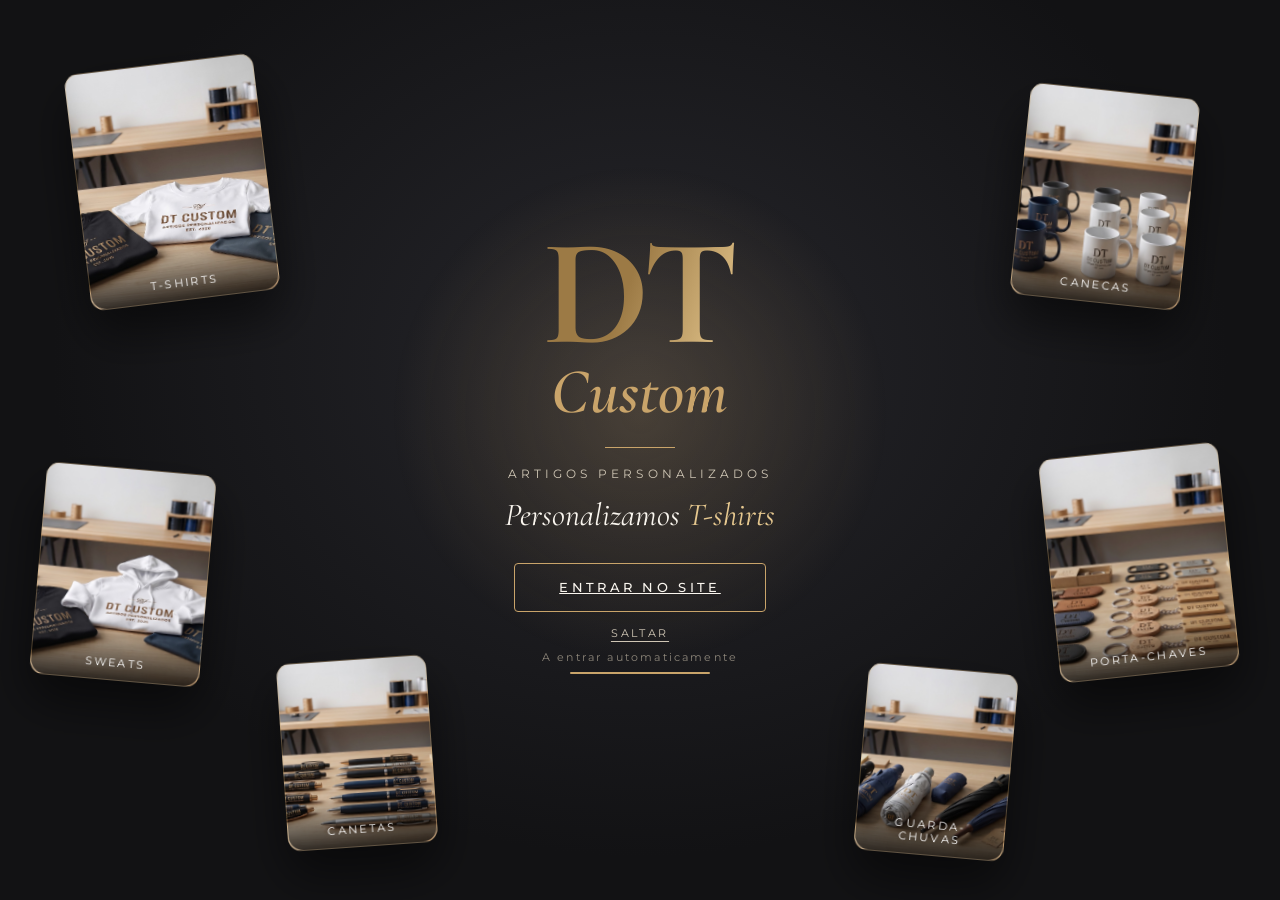
<file: index.html>
<!DOCTYPE html>
<html lang="pt-PT">
<head>
  <meta charset="UTF-8">
  <meta name="viewport" content="width=device-width, initial-scale=1.0">
  <title>DT Custom | Artigos Personalizados</title>
  <meta name="description" content="DT Custom — artigos personalizados. Entre na nossa loja online.">
  <link rel="icon" href="data:image/svg+xml,%3Csvg xmlns='http://www.w3.org/2000/svg' viewBox='0 0 64 64'%3E%3Crect width='64' height='64' rx='12' fill='%232a2a2e'/%3E%3Ctext x='32' y='43' font-family='Georgia,serif' font-size='30' font-weight='700' text-anchor='middle' fill='%23b08d57'%3EDT%3C/text%3E%3C/svg%3E">
  <meta property="og:title" content="DT Custom | Artigos Personalizados">
  <meta property="og:description" content="T-shirts, sweats, canecas, canetas e brindes com a sua marca.">
  <link rel="preconnect" href="https://fonts.googleapis.com">
  <link rel="preconnect" href="https://fonts.gstatic.com" crossorigin>
  <link href="https://fonts.googleapis.com/css2?family=Cormorant+Garamond:ital,wght@0,600;0,700;1,600&family=Montserrat:wght@400;500;600&display=swap" rel="stylesheet">

  <style>
    :root { --dourado: #c9a46a; --dourado-claro: #e6c88f; --fundo: #121214; --creme: #faf6ef; }
    * { margin: 0; padding: 0; box-sizing: border-box; }
    html, body { height: 100%; }
    body {
      font-family: 'Montserrat', sans-serif; color: var(--creme);
      background: radial-gradient(ellipse at 50% 40%, #26262b 0%, var(--fundo) 65%);
      overflow: hidden;
    }

    /* brilho dourado a respirar */
    body::before {
      content: ""; position: fixed; left: 50%; top: 46%;
      width: 60vmin; height: 60vmin; transform: translate(-50%, -50%);
      background: radial-gradient(circle, rgba(201,164,106,.22), transparent 65%);
      animation: respirar 6s ease-in-out infinite;
    }
    @keyframes respirar { 0%,100% { opacity: .55; transform: translate(-50%,-50%) scale(.9); } 50% { opacity: 1; transform: translate(-50%,-50%) scale(1.1); } }

    /* ===== Centro ===== */
    .centro {
      position: relative; z-index: 5; height: 100%;
      display: flex; flex-direction: column; align-items: center; justify-content: center;
      text-align: center; padding: 20px;
    }
    .logo { font-family: 'Cormorant Garamond', serif; line-height: .9; }
    .logo .dt {
      display: block; font-size: clamp(5rem, 16vw, 9.5rem); font-weight: 700; letter-spacing: -.02em;
      background: linear-gradient(110deg, #9c7a45 20%, var(--dourado-claro) 45%, #9c7a45 70%);
      background-size: 250% 100%; -webkit-background-clip: text; background-clip: text; color: transparent;
      animation: entrar 1.2s cubic-bezier(.2,.8,.2,1) both, brilho 4.5s linear 1.4s infinite;
    }
    .logo .custom {
      display: block; font-size: clamp(2.2rem, 7vw, 4rem); font-style: italic; font-weight: 600; color: var(--dourado);
      animation: entrar 1.2s cubic-bezier(.2,.8,.2,1) .35s both;
    }
    @keyframes brilho { to { background-position: -150% 0; } }
    @keyframes entrar { from { opacity: 0; transform: translateY(26px); letter-spacing: .15em; } to { opacity: 1; transform: none; } }

    .linha { width: 70px; height: 1px; background: var(--dourado); margin: 26px 0 18px; animation: crescer 1s ease 1s both; }
    @keyframes crescer { from { width: 0; opacity: 0; } to { width: 70px; opacity: 1; } }

    .slogan { font-size: .75rem; letter-spacing: .34em; text-transform: uppercase; color: #cfc6b5; animation: aparecer 1s ease 1.2s both; }
    .palavra {
      margin-top: 14px; height: 2.4rem; font-family: 'Cormorant Garamond', serif; font-size: clamp(1.4rem, 4vw, 2rem);
      font-style: italic; color: var(--creme); animation: aparecer 1s ease 1.5s both;
    }
    .palavra span { display: inline-block; color: var(--dourado-claro); }
    .palavra span.troca { animation: troca .6s ease; }
    @keyframes troca { from { opacity: 0; transform: translateY(14px); } to { opacity: 1; transform: none; } }
    @keyframes aparecer { from { opacity: 0; } to { opacity: 1; } }

    .entrar {
      margin-top: 30px; display: inline-block; padding: 16px 44px;
      border: 1px solid var(--dourado); color: var(--creme); border-radius: 4px;
      font-size: .8rem; font-weight: 500; letter-spacing: .26em; text-transform: uppercase;
      position: relative; overflow: hidden; transition: color .3s;
      animation: aparecer 1s ease 1.9s both;
    }
    .entrar::before { content: ""; position: absolute; inset: 0; background: var(--dourado); transform: translateX(-101%); transition: transform .35s ease; z-index: -1; }
    .entrar:hover { color: #121214; }
    .entrar:hover::before { transform: none; }
    .entrar { z-index: 0; }

    .saltar { margin-top: 14px; font-size: .7rem; letter-spacing: .24em; text-transform: uppercase; color: #cfc6b5; text-decoration: underline; text-underline-offset: 4px; animation: aparecer 1s ease 1.9s both; }
    .auto { margin-top: 10px; font-size: .68rem; letter-spacing: .2em; color: #8c8579; animation: aparecer 1s ease 2.2s both; }
    .barra { width: 140px; height: 2px; background: rgba(255,255,255,.12); margin: 8px auto 0; overflow: hidden; border-radius: 2px; }
    .barra i { display: block; height: 100%; width: 0; background: var(--dourado); animation: encher 4.8s linear 2.2s forwards; }
    @keyframes encher { to { width: 100%; } }

    /* ===== Produtos a flutuar ===== */
    .tile {
      position: absolute; z-index: 2; width: var(--w, 190px); aspect-ratio: 4/5; border-radius: 14px;
      background-size: cover; background-position: center 80%; background-repeat: no-repeat; background-color: #2a2a2e;
      border: 1px solid rgba(201,164,106,.35); box-shadow: 0 25px 50px rgba(0,0,0,.55);
      opacity: 0; animation: surgir 1.2s ease var(--d, 0s) forwards, flutuar var(--t, 7s) ease-in-out calc(var(--d, 0s) + 1.2s) infinite;
    }
    .tile::after {
      content: attr(data-nome); position: absolute; left: 0; right: 0; bottom: 0; padding: 26px 12px 10px;
      font-size: .66rem; letter-spacing: .22em; text-transform: uppercase; text-align: center; color: #fff;
      background: linear-gradient(transparent, rgba(0,0,0,.75)); border-radius: 0 0 14px 14px;
    }
    @keyframes surgir { from { opacity: 0; transform: translateY(60px) scale(.8) rotate(var(--r, 0deg)); } to { opacity: 1; transform: rotate(var(--r, 0deg)); } }
    @keyframes flutuar { 0%,100% { transform: translateY(0) rotate(var(--r, 0deg)); } 50% { transform: translateY(-18px) rotate(calc(var(--r, 0deg) + 2deg)); } }

    .t1 { top: 7%;  left: 6%;  --r: -7deg; --d: .4s; --t: 7s; }
    .t2 { top: 10%; right: 7%; --r: 6deg;  --d: .7s; --t: 8s; --w: 170px; }
    .t3 { top: 52%; left: 3%;  --r: 5deg;  --d: 1s;  --t: 7.5s; --w: 170px; }
    .t4 { bottom: 6%; left: 22%; --r: -4deg; --d: 1.3s; --t: 6.5s; --w: 150px; }
    .t5 { top: 50%; right: 4%; --r: -6deg; --d: 1.6s; --t: 8.5s; --w: 180px; }
    .t6 { bottom: 5%; right: 21%; --r: 5deg; --d: 1.9s; --t: 7s; --w: 150px; }

    /* ===== Saída suave ===== */
    .saida { position: fixed; inset: 0; z-index: 50; background: var(--fundo); opacity: 0; pointer-events: none; transition: opacity .7s ease; }
    .saida.ativa { opacity: 1; pointer-events: all; }

    @media (max-width: 800px) {
      .tile { --w: 110px !important; }
      .t1 { top: 4%; left: 4%; } .t2 { top: 5%; right: 4%; }
      .t3 { top: auto; bottom: 14%; left: 3%; } .t5 { top: auto; bottom: 15%; right: 3%; }
      .t4, .t6 { display: none; }
    }
    @media (prefers-reduced-motion: reduce) {
      *, *::before, *::after { animation-duration: .01s !important; animation-iteration-count: 1 !important; animation-delay: 0s !important; }
      .barra i { animation: none; display: none; }
    }
  </style>
</head>
<body>

  <!-- Produtos nossos (fotos da pasta IMG) -->
  <div class="tile t1" data-nome="T-shirts" style="background-image:url('IMG/web/t-shirts.jpg')"></div>
  <div class="tile t2" data-nome="Canecas" style="background-image:url('IMG/web/canecas.jpg')"></div>
  <div class="tile t3" data-nome="Sweats" style="background-image:url('IMG/web/sweats.jpg')"></div>
  <div class="tile t4" data-nome="Canetas" style="background-image:url('IMG/web/canetas.jpg')"></div>
  <div class="tile t5" data-nome="Porta-chaves" style="background-image:url('IMG/web/porta-chaves.jpg')"></div>
  <div class="tile t6" data-nome="Guarda-chuvas" style="background-image:url('IMG/web/guarda-chuva.jpg')"></div>

  <main class="centro">
    <h1 class="logo" aria-label="DT Custom">
      <span class="dt">DT</span>
      <span class="custom">Custom</span>
    </h1>
    <div class="linha"></div>
    <p class="slogan">Artigos personalizados</p>
    <p class="palavra" aria-hidden="true">Personalizamos <span id="palavra">T-shirts</span></p>
    <a href="site.html" class="entrar" id="entrar">Entrar no site</a>
    <a href="site.html" class="saltar" id="saltar">Saltar</a>
    <div class="auto">A entrar automaticamente<div class="barra"><i></i></div></div>
  </main>

  <div class="saida" id="saida"></div>

  <script>
    // Já viu a entrada nesta sessão? Vai direto ao site.
    try { if (sessionStorage.getItem('dt-entrada')) { window.location.replace('site.html'); } else { sessionStorage.setItem('dt-entrada', '1'); } } catch (e) {}

    // Palavras que vão trocando
    var palavras = ['T-shirts', 'Sweats', 'Canecas', 'Canetas', 'Porta-chaves', 'Guarda-chuvas', 'a sua marca'];
    var i = 0, el = document.getElementById('palavra');
    setInterval(function () {
      i = (i + 1) % palavras.length;
      el.textContent = palavras[i];
      el.classList.remove('troca'); void el.offsetWidth; el.classList.add('troca');
    }, 1700);

    // Entrar no site com transição suave
    var destino = 'site.html', a = false;
    function entrar(e) {
      if (e) e.preventDefault();
      if (a) return; a = true;
      document.getElementById('saida').classList.add('ativa');
      setTimeout(function () { window.location.href = destino; }, 700);
    }
    document.getElementById('entrar').addEventListener('click', entrar);
    document.getElementById('saltar').addEventListener('click', entrar);

    // Entra sozinho ao fim de ~7 segundos (altere ou apague esta linha)
    var timer = setTimeout(entrar, 7000);
    document.addEventListener('keydown', function (e) { if (e.key === 'Enter') { clearTimeout(timer); entrar(); } });
  </script>
</body>
</html>
</file>
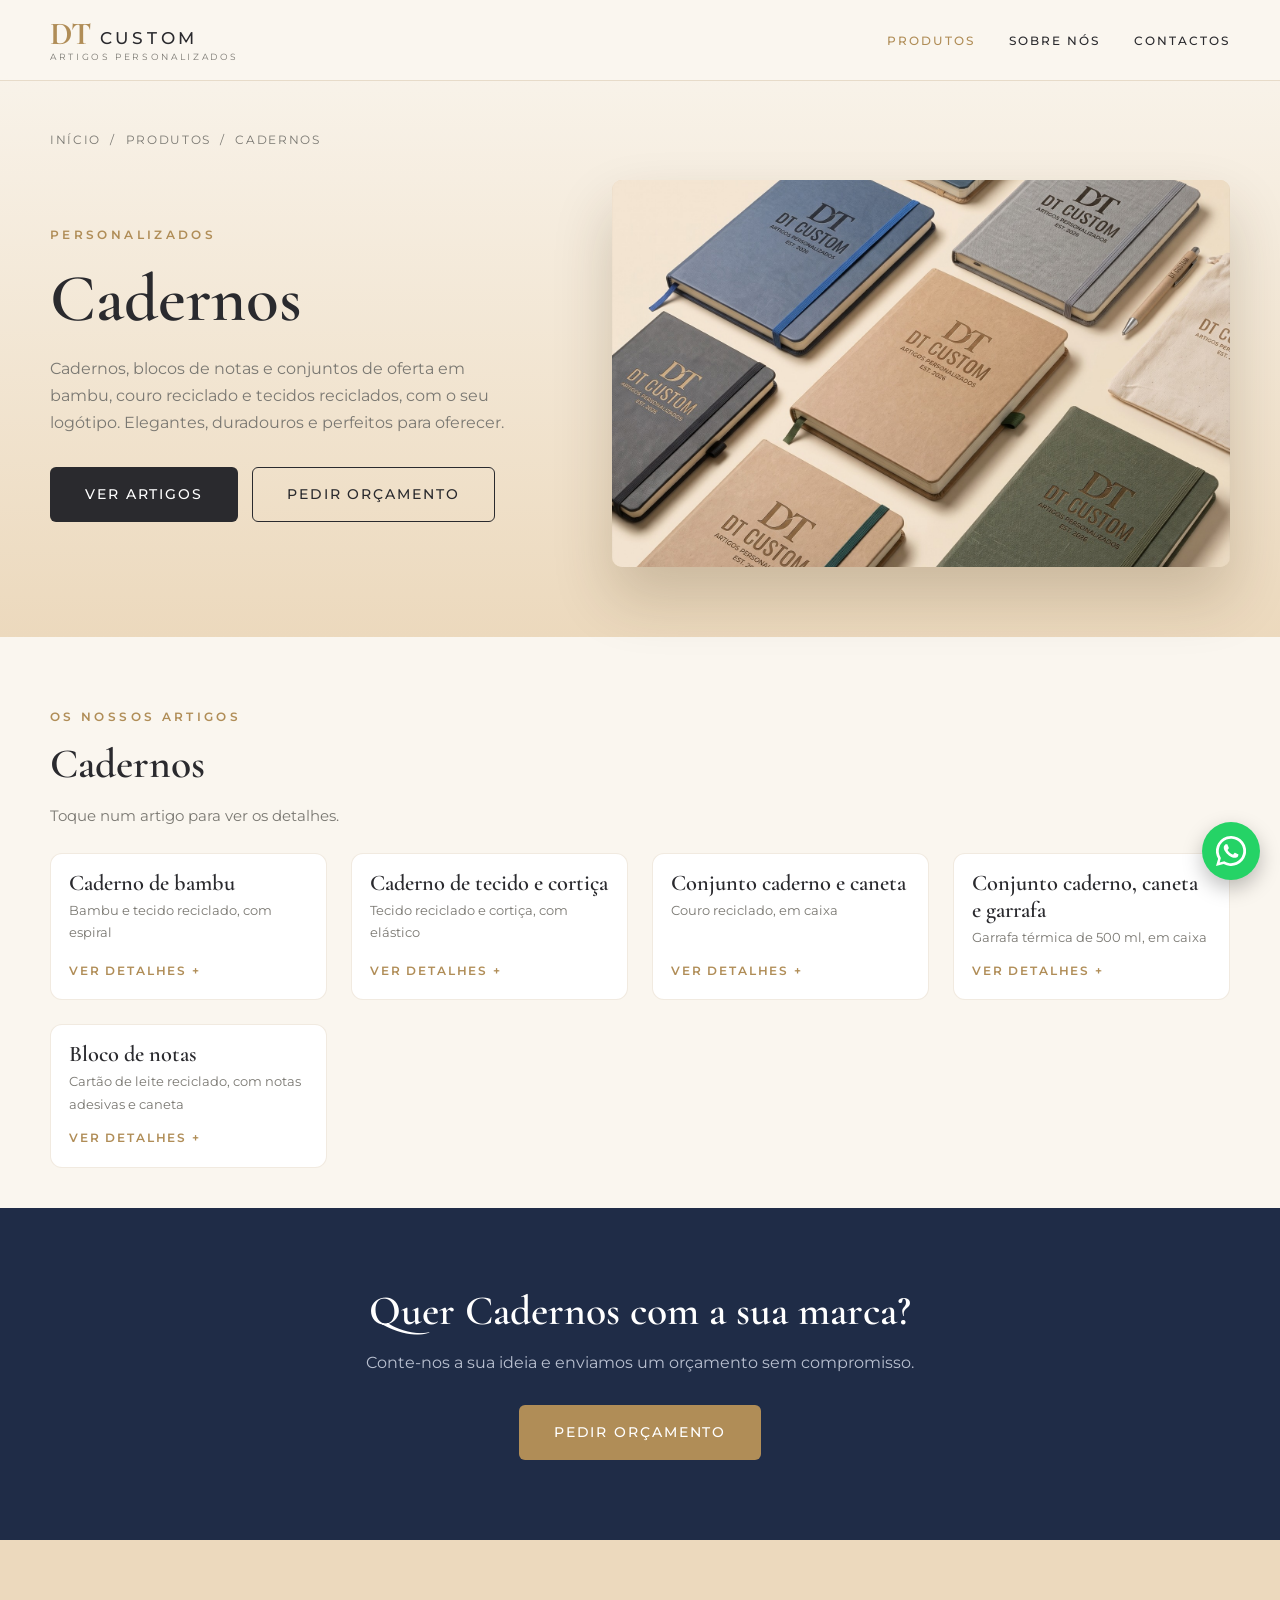
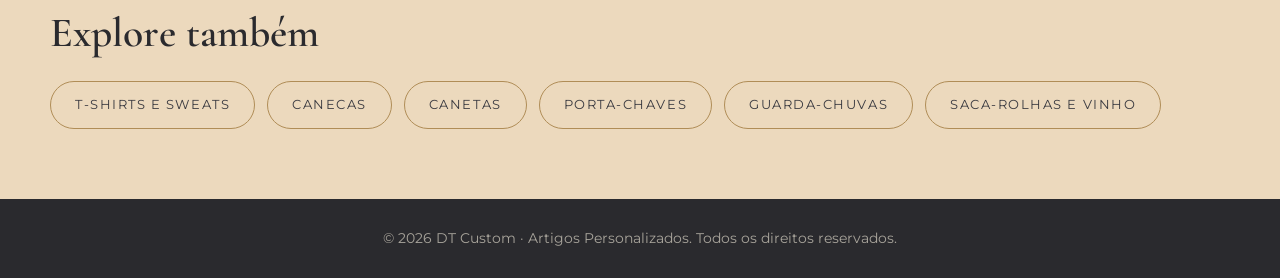
<file: produtos/cadernos.html>
<!DOCTYPE html>
<html lang="pt-PT">
<head>
  <meta charset="UTF-8">
  <meta name="viewport" content="width=device-width, initial-scale=1.0">
  <title>Cadernos personalizados | DT Custom</title>
  <meta name="description" content="Cadernos personalizados pela DT Custom. Cadernos, blocos de notas e conjuntos de oferta em bambu, couro reciclado e tecidos reciclados, com o seu logótipo. Elegantes, duradouros e perfeitos para oferecer.">
  <link rel="preconnect" href="https://fonts.googleapis.com">
  <link rel="preconnect" href="https://fonts.gstatic.com" crossorigin>
  <link href="https://fonts.googleapis.com/css2?family=Cormorant+Garamond:wght@500;600;700&family=Montserrat:wght@400;500;600&display=swap" rel="stylesheet">
  <link rel="stylesheet" href="estilo.css">
</head>
<body>

  <header>
    <nav class="container nav">
      <a href="../site.html" class="logo" aria-label="DT Custom">
        <b>DT<small>CUSTOM</small></b>
        <span>ARTIGOS PERSONALIZADOS</span>
      </a>
      <button class="menu-btn" aria-label="Abrir menu" onclick="document.querySelector('.menu').classList.toggle('aberto')">☰</button>
      <ul class="menu">
        <li class="tem-sub">
          <a href="../site.html#mais-vendidos" class="ativo">Produtos</a>
          <ul class="submenu">
            <li><a href="t-shirts-e-sweats.html" >T-shirts e Sweats</a></li>
            <li><a href="canecas.html" >Canecas</a></li>
            <li><a href="canetas.html" >Canetas</a></li>
            <li><a href="cadernos.html" class="ativo">Cadernos</a></li>
            <li><a href="porta-chaves.html" >Porta-chaves</a></li>
            <li><a href="guarda-chuvas.html" >Guarda-chuvas</a></li>
            <li><a href="saca-rolhas.html" >Saca-rolhas e vinho</a></li>
          </ul>
        </li>
        <li><a href="../site.html#sobre">Sobre nós</a></li>
        <li><a href="../site.html#contactos">Contactos</a></li>
      </ul>
    </nav>
  </header>

  <section class="prod-hero">
    <div class="container">
      <p class="migalhas"><a href="../site.html">Início</a> &nbsp;/&nbsp; <a href="../site.html#mais-vendidos">Produtos</a> &nbsp;/&nbsp; Cadernos</p>
      <div class="prod-grid">
        <div>
          <span class="tag">Personalizados</span>
          <h1>Cadernos</h1>
          <p>Cadernos, blocos de notas e conjuntos de oferta em bambu, couro reciclado e tecidos reciclados, com o seu logótipo. Elegantes, duradouros e perfeitos para oferecer.</p>
          <div class="botoes">
            <a href="#artigos" class="btn btn-principal">Ver artigos</a>
            <a href="../site.html?produto=Cadernos#contactos" class="btn btn-contorno">Pedir orçamento</a>
          </div>
        </div>
        <div class="prod-foto sel" data-full="../IMG/web/Cadernos.jpg"><img src="../IMG/web/Cadernos.jpg" alt="Cadernos personalizados DT Custom"></div>
      </div>
    </div>
  </section>

  <section class="artigos" id="artigos"><div class="container"><span class="tag">Os nossos artigos</span><h2>Cadernos</h2><p class="nota">Toque num artigo para ver os detalhes.</p><div class="art-grid"><button type="button" class="art" data-grupo="Cadernos" data-img="../IMG/modelos/gasmon.jpg" data-titulo="Caderno de bambu" data-info="Bambu e tecido reciclado, com espiral|Medidas: 14,7 x 21 cm|Cores: cinza, azul-marinho, bege e preto" data-cores=""><span class="art-img sel" style="background-image:url('../IMG/modelos/gasmon.jpg')"></span><span class="art-tit">Caderno de bambu</span><span class="art-sub">Bambu e tecido reciclado, com espiral</span><span class="art-mais">Ver detalhes +</span></button><button type="button" class="art" data-grupo="Cadernos" data-img="../IMG/modelos/andrik.jpg" data-titulo="Caderno de tecido e cortiça" data-info="Tecido reciclado e cortiça, com elástico|Medidas: 14,7 x 21 cm|Cores: azul-marinho, cinza, bege e preto" data-cores=""><span class="art-img sel" style="background-image:url('../IMG/modelos/andrik.jpg')"></span><span class="art-tit">Caderno de tecido e cortiça</span><span class="art-sub">Tecido reciclado e cortiça, com elástico</span><span class="art-mais">Ver detalhes +</span></button><button type="button" class="art" data-grupo="Cadernos" data-img="../IMG/modelos/nauthax.jpg" data-titulo="Conjunto caderno e caneta" data-info="Couro reciclado, em caixa|Medidas: 24 x 19,5 cm|Cores: preto e castanho" data-cores=""><span class="art-img sel" style="background-image:url('../IMG/modelos/nauthax.jpg')"></span><span class="art-tit">Conjunto caderno e caneta</span><span class="art-sub">Couro reciclado, em caixa</span><span class="art-mais">Ver detalhes +</span></button><button type="button" class="art" data-grupo="Cadernos" data-img="../IMG/modelos/keplix.jpg" data-titulo="Conjunto caderno, caneta e garrafa" data-info="Garrafa térmica de 500 ml, em caixa|Medidas: 30 x 27 cm|Cores: azul-marinho e preto" data-cores=""><span class="art-img sel" style="background-image:url('../IMG/modelos/keplix.jpg')"></span><span class="art-tit">Conjunto caderno, caneta e garrafa</span><span class="art-sub">Garrafa térmica de 500 ml, em caixa</span><span class="art-mais">Ver detalhes +</span></button><button type="button" class="art" data-grupo="Cadernos" data-img="../IMG/modelos/tamar.jpg" data-titulo="Bloco de notas" data-info="Cartão de leite reciclado, com notas adesivas e caneta|Medidas: 10 x 14 cm|Cor: branco" data-cores=""><span class="art-img sel" style="background-image:url('../IMG/modelos/tamar.jpg')"></span><span class="art-tit">Bloco de notas</span><span class="art-sub">Cartão de leite reciclado, com notas adesivas e caneta</span><span class="art-mais">Ver detalhes +</span></button></div></div><script>window.CORES={ts:[["Preto","#1b1b1d"],["Cinza","#8b8d91"],["Azul-marinho","#1f2c47"],["Azul royal","#1d5fc2"],["Turquesa","#1fa3c4"],["Azul claro","#5ec3ea"],["Verde escuro","#1f4d34"],["Verde","#1e8a3c"],["Amarelo","#f2c500"],["Laranja","#f08a1c"],["Vermelho","#c8202b"],["Fúcsia","#c01c7c"],["Rosa","#f6c9d4"],["Branco","#ffffff"]],sw:[["Preto","#1b1b1d"],["Cinza","#8b8d91"],["Azul-marinho","#1f2c47"],["Verde escuro","#3f4a38"],["Azul royal","#1d5fc2"],["Azul claro","#8ac8ee"],["Verde militar","#4a5a3a"],["Verde","#1e8a3c"],["Bege","#d4bf98"],["Amarelo","#f2c500"],["Laranja","#f08a1c"],["Bordô","#6e1a2c"],["Vermelho","#c8202b"],["Rosa","#f6c9d4"],["Branco","#ffffff"]]};</script></section>

  <section class="cta">
    <div class="container">
      <h2>Quer Cadernos com a sua marca?</h2>
      <p>Conte-nos a sua ideia e enviamos um orçamento sem compromisso.</p>
      <a href="../site.html?produto=Cadernos#contactos" class="btn btn-principal">Pedir orçamento</a>
    </div>
  </section>

  <section class="outros">
    <div class="container">
      <h2>Explore também</h2>
      <div class="outros-lista">
        <a href="t-shirts-e-sweats.html">T-shirts e Sweats</a>
        <a href="canecas.html">Canecas</a>
        <a href="canetas.html">Canetas</a>
        <a href="porta-chaves.html">Porta-chaves</a>
        <a href="guarda-chuvas.html">Guarda-chuvas</a>
        <a href="saca-rolhas.html">Saca-rolhas e vinho</a>
      </div>
    </div>
  </section>

  <footer>
    <div class="container">© <span id="ano"></span> DT Custom · Artigos Personalizados. Todos os direitos reservados.</div>
  </footer>

  <a class="whatsapp" href="https://wa.me/351939630618" target="_blank" rel="noopener" aria-label="Falar no WhatsApp">
    <svg viewBox="0 0 24 24"><path d="M17.5 14.4c-.3-.1-1.7-.8-2-.9-.3-.1-.5-.1-.7.1-.2.3-.8.9-.9 1.1-.2.2-.3.2-.6.1-.3-.1-1.2-.5-2.3-1.4-.9-.8-1.4-1.7-1.6-2-.2-.3 0-.5.1-.6l.4-.5c.1-.2.2-.3.3-.5.1-.2 0-.4 0-.5l-.9-2.2c-.2-.6-.5-.5-.7-.5h-.6c-.2 0-.5.1-.8.4-.3.3-1 1-1 2.4s1 2.8 1.2 3c.1.2 2 3.1 4.9 4.3.7.3 1.2.5 1.7.6.7.2 1.3.2 1.8.1.6-.1 1.7-.7 1.9-1.4.2-.7.2-1.2.2-1.4-.1-.1-.3-.2-.6-.3zM12 21.8c-1.8 0-3.5-.5-5-1.4l-.4-.2-3.7 1 1-3.6-.2-.4A9.8 9.8 0 1112 21.8zM12 0a12 12 0 00-10.3 18.1L0 24l6.1-1.6A12 12 0 1012 0z"/></svg>
  </a>

  <div class="lightbox" id="lightbox"><button aria-label="Fechar">×</button><img alt=""></div>

  <!-- Janela de detalhe do artigo -->
  <div class="modelo-pop" id="modeloPop" role="dialog" aria-modal="true" aria-label="Detalhe do artigo">
    <div class="modelo-card">
      <button type="button" class="modelo-fechar" aria-label="Fechar">×</button>
      <div class="modelo-foto sel"><img id="modeloImg" alt=""></div>
      <div class="modelo-corpo">
        <h3 id="modeloNome"></h3>
        <ul id="modeloInfo" class="modelo-info"></ul>
        <div id="modeloCores" class="modelo-cores"></div>
        <a class="btn btn-principal" href="../site.html?produto=Cadernos#contactos">Pedir orçamento</a>
      </div>
    </div>
  </div>

  <script>
    document.getElementById('ano').textContent = new Date().getFullYear();

    // Ampliar a foto principal
    var lb = document.getElementById('lightbox');
    document.querySelectorAll('.prod-foto[data-full]').forEach(function (el) {
      el.addEventListener('click', function () { lb.querySelector('img').src = el.dataset.full; lb.classList.add('aberto'); });
    });
    lb.addEventListener('click', function () { lb.classList.remove('aberto'); });

    // Separadores (filtro por grupo)
    var abas = document.querySelectorAll('.aba');
    abas.forEach(function (aba) {
      aba.addEventListener('click', function () {
        abas.forEach(function (a) { a.classList.remove('ativa'); });
        aba.classList.add('ativa');
        var g = aba.dataset.grupo;
        document.querySelectorAll('.art').forEach(function (c) { c.style.display = (g === 'todos' || c.dataset.grupo === g) ? '' : 'none'; });
      });
    });

    // Janela de detalhe
    var pop = document.getElementById('modeloPop');
    document.addEventListener('click', function (e) {
      var b = e.target.closest('.art');
      if (b) {
        document.getElementById('modeloNome').textContent = b.dataset.titulo;
        document.getElementById('modeloImg').src = b.dataset.img;
        var ul = document.getElementById('modeloInfo'); ul.innerHTML = '';
        (b.dataset.info || '').split('|').forEach(function (t) { if (t) { var li = document.createElement('li'); li.textContent = t; ul.appendChild(li); } });
        var cd = document.getElementById('modeloCores'); cd.innerHTML = '';
        var lista = (window.CORES || {})[b.dataset.cores] || [];
        lista.forEach(function (c) { var s = document.createElement('span'); s.className = 'bola'; s.title = c[0]; s.style.background = c[1]; cd.appendChild(s); });
        pop.classList.add('aberto');
        return;
      }
      if (e.target === pop || e.target.closest('.modelo-fechar')) pop.classList.remove('aberto');
    });
    document.addEventListener('keydown', function (e) { if (e.key === 'Escape') { lb.classList.remove('aberto'); pop.classList.remove('aberto'); } });
  </script>
</body>
</html>
</file>
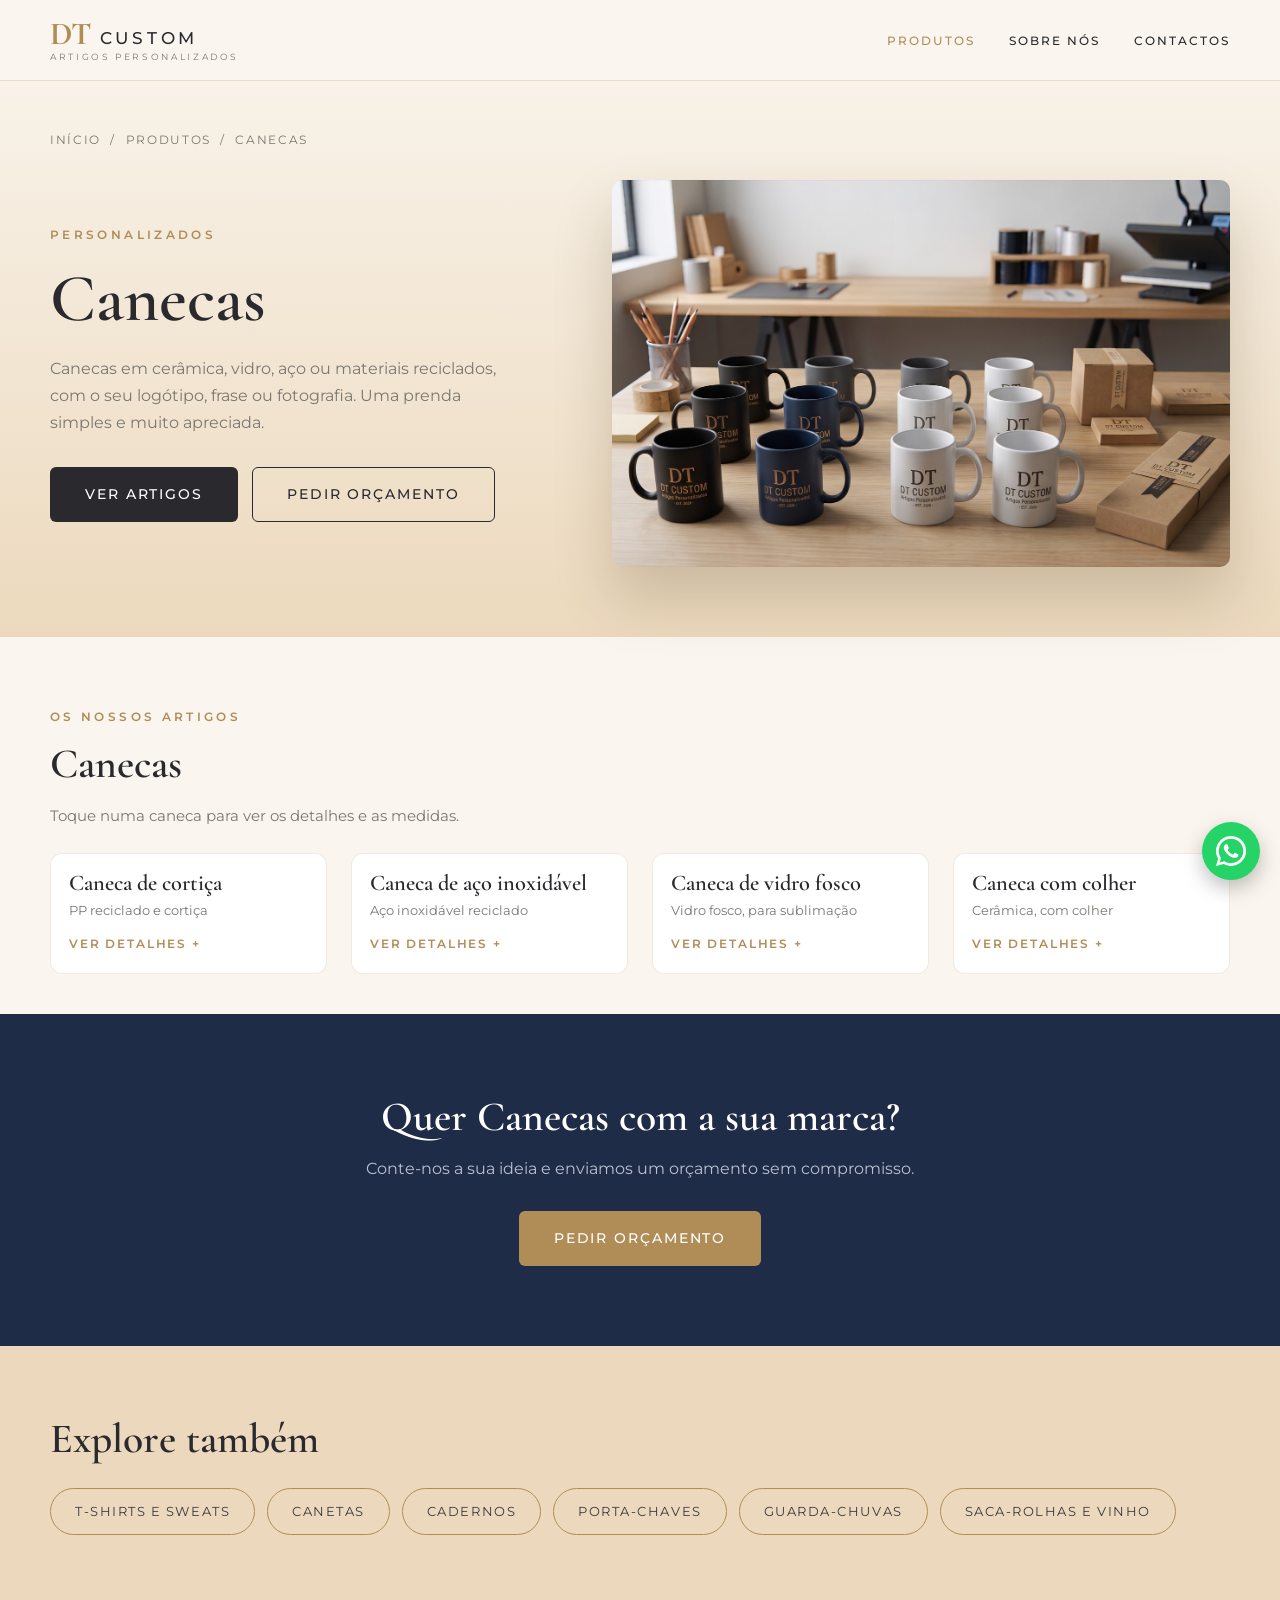
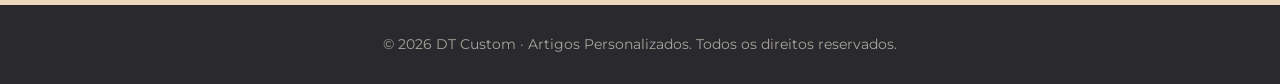
<file: produtos/canecas.html>
<!DOCTYPE html>
<html lang="pt-PT">
<head>
  <meta charset="UTF-8">
  <meta name="viewport" content="width=device-width, initial-scale=1.0">
  <title>Canecas personalizados | DT Custom</title>
  <meta name="description" content="Canecas personalizados pela DT Custom. Canecas em cerâmica, vidro, aço ou materiais reciclados, com o seu logótipo, frase ou fotografia. Uma prenda simples e muito apreciada.">
  <link rel="preconnect" href="https://fonts.googleapis.com">
  <link rel="preconnect" href="https://fonts.gstatic.com" crossorigin>
  <link href="https://fonts.googleapis.com/css2?family=Cormorant+Garamond:wght@500;600;700&family=Montserrat:wght@400;500;600&display=swap" rel="stylesheet">
  <link rel="stylesheet" href="estilo.css">
</head>
<body>

  <header>
    <nav class="container nav">
      <a href="../site.html" class="logo" aria-label="DT Custom">
        <b>DT<small>CUSTOM</small></b>
        <span>ARTIGOS PERSONALIZADOS</span>
      </a>
      <button class="menu-btn" aria-label="Abrir menu" onclick="document.querySelector('.menu').classList.toggle('aberto')">☰</button>
      <ul class="menu">
        <li class="tem-sub">
          <a href="../site.html#mais-vendidos" class="ativo">Produtos</a>
          <ul class="submenu">
            <li><a href="t-shirts-e-sweats.html" >T-shirts e Sweats</a></li>
            <li><a href="canecas.html" class="ativo">Canecas</a></li>
            <li><a href="canetas.html" >Canetas</a></li>
            <li><a href="cadernos.html" >Cadernos</a></li>
            <li><a href="porta-chaves.html" >Porta-chaves</a></li>
            <li><a href="guarda-chuvas.html" >Guarda-chuvas</a></li>
            <li><a href="saca-rolhas.html" >Saca-rolhas e vinho</a></li>
          </ul>
        </li>
        <li><a href="../site.html#sobre">Sobre nós</a></li>
        <li><a href="../site.html#contactos">Contactos</a></li>
      </ul>
    </nav>
  </header>

  <section class="prod-hero">
    <div class="container">
      <p class="migalhas"><a href="../site.html">Início</a> &nbsp;/&nbsp; <a href="../site.html#mais-vendidos">Produtos</a> &nbsp;/&nbsp; Canecas</p>
      <div class="prod-grid">
        <div>
          <span class="tag">Personalizados</span>
          <h1>Canecas</h1>
          <p>Canecas em cerâmica, vidro, aço ou materiais reciclados, com o seu logótipo, frase ou fotografia. Uma prenda simples e muito apreciada.</p>
          <div class="botoes">
            <a href="#artigos" class="btn btn-principal">Ver artigos</a>
            <a href="../site.html?produto=Canecas#contactos" class="btn btn-contorno">Pedir orçamento</a>
          </div>
        </div>
        <div class="prod-foto sel" data-full="../IMG/web/canecas.jpg"><img src="../IMG/web/canecas.jpg" alt="Canecas personalizados DT Custom"></div>
      </div>
    </div>
  </section>

  <section class="artigos" id="artigos"><div class="container"><span class="tag">Os nossos artigos</span><h2>Canecas</h2><p class="nota">Toque numa caneca para ver os detalhes e as medidas.</p><div class="art-grid"><button type="button" class="art" data-grupo="Canecas" data-img="../IMG/modelos/jurgen.jpg" data-titulo="Caneca de cortiça" data-info="PP reciclado e cortiça|Medidas: altura 10,5 cm · 400 ml|Cores: azul-marinho, preto e branco" data-cores=""><span class="art-img sel" style="background-image:url('../IMG/modelos/jurgen.jpg')"></span><span class="art-tit">Caneca de cortiça</span><span class="art-sub">PP reciclado e cortiça</span><span class="art-mais">Ver detalhes +</span></button><button type="button" class="art" data-grupo="Canecas" data-img="../IMG/modelos/korpla.jpg" data-titulo="Caneca de aço inoxidável" data-info="Aço inoxidável reciclado|Medidas: altura 8,8 cm|Cores: branco, azul-marinho, preto e cinza" data-cores=""><span class="art-img sel" style="background-image:url('../IMG/modelos/korpla.jpg')"></span><span class="art-tit">Caneca de aço inoxidável</span><span class="art-sub">Aço inoxidável reciclado</span><span class="art-mais">Ver detalhes +</span></button><button type="button" class="art" data-grupo="Canecas" data-img="../IMG/modelos/cervan.jpg" data-titulo="Caneca de vidro fosco" data-info="Vidro fosco, para sublimação|Medidas: altura 9,6 cm|Cores: amarelo, azul, laranja, rosa e outras" data-cores=""><span class="art-img sel" style="background-image:url('../IMG/modelos/cervan.jpg')"></span><span class="art-tit">Caneca de vidro fosco</span><span class="art-sub">Vidro fosco, para sublimação</span><span class="art-mais">Ver detalhes +</span></button><button type="button" class="art" data-grupo="Canecas" data-img="../IMG/modelos/cotes.jpg" data-titulo="Caneca com colher" data-info="Cerâmica, com colher|Medidas: altura 10,5 cm · 350 ml|Cores do interior: azul, laranja, vermelho e verde" data-cores=""><span class="art-img sel" style="background-image:url('../IMG/modelos/cotes.jpg')"></span><span class="art-tit">Caneca com colher</span><span class="art-sub">Cerâmica, com colher</span><span class="art-mais">Ver detalhes +</span></button></div></div><script>window.CORES={ts:[["Preto","#1b1b1d"],["Cinza","#8b8d91"],["Azul-marinho","#1f2c47"],["Azul royal","#1d5fc2"],["Turquesa","#1fa3c4"],["Azul claro","#5ec3ea"],["Verde escuro","#1f4d34"],["Verde","#1e8a3c"],["Amarelo","#f2c500"],["Laranja","#f08a1c"],["Vermelho","#c8202b"],["Fúcsia","#c01c7c"],["Rosa","#f6c9d4"],["Branco","#ffffff"]],sw:[["Preto","#1b1b1d"],["Cinza","#8b8d91"],["Azul-marinho","#1f2c47"],["Verde escuro","#3f4a38"],["Azul royal","#1d5fc2"],["Azul claro","#8ac8ee"],["Verde militar","#4a5a3a"],["Verde","#1e8a3c"],["Bege","#d4bf98"],["Amarelo","#f2c500"],["Laranja","#f08a1c"],["Bordô","#6e1a2c"],["Vermelho","#c8202b"],["Rosa","#f6c9d4"],["Branco","#ffffff"]]};</script></section>

  <section class="cta">
    <div class="container">
      <h2>Quer Canecas com a sua marca?</h2>
      <p>Conte-nos a sua ideia e enviamos um orçamento sem compromisso.</p>
      <a href="../site.html?produto=Canecas#contactos" class="btn btn-principal">Pedir orçamento</a>
    </div>
  </section>

  <section class="outros">
    <div class="container">
      <h2>Explore também</h2>
      <div class="outros-lista">
        <a href="t-shirts-e-sweats.html">T-shirts e Sweats</a>
        <a href="canetas.html">Canetas</a>
        <a href="cadernos.html">Cadernos</a>
        <a href="porta-chaves.html">Porta-chaves</a>
        <a href="guarda-chuvas.html">Guarda-chuvas</a>
        <a href="saca-rolhas.html">Saca-rolhas e vinho</a>
      </div>
    </div>
  </section>

  <footer>
    <div class="container">© <span id="ano"></span> DT Custom · Artigos Personalizados. Todos os direitos reservados.</div>
  </footer>

  <a class="whatsapp" href="https://wa.me/351939630618" target="_blank" rel="noopener" aria-label="Falar no WhatsApp">
    <svg viewBox="0 0 24 24"><path d="M17.5 14.4c-.3-.1-1.7-.8-2-.9-.3-.1-.5-.1-.7.1-.2.3-.8.9-.9 1.1-.2.2-.3.2-.6.1-.3-.1-1.2-.5-2.3-1.4-.9-.8-1.4-1.7-1.6-2-.2-.3 0-.5.1-.6l.4-.5c.1-.2.2-.3.3-.5.1-.2 0-.4 0-.5l-.9-2.2c-.2-.6-.5-.5-.7-.5h-.6c-.2 0-.5.1-.8.4-.3.3-1 1-1 2.4s1 2.8 1.2 3c.1.2 2 3.1 4.9 4.3.7.3 1.2.5 1.7.6.7.2 1.3.2 1.8.1.6-.1 1.7-.7 1.9-1.4.2-.7.2-1.2.2-1.4-.1-.1-.3-.2-.6-.3zM12 21.8c-1.8 0-3.5-.5-5-1.4l-.4-.2-3.7 1 1-3.6-.2-.4A9.8 9.8 0 1112 21.8zM12 0a12 12 0 00-10.3 18.1L0 24l6.1-1.6A12 12 0 1012 0z"/></svg>
  </a>

  <div class="lightbox" id="lightbox"><button aria-label="Fechar">×</button><img alt=""></div>

  <!-- Janela de detalhe do artigo -->
  <div class="modelo-pop" id="modeloPop" role="dialog" aria-modal="true" aria-label="Detalhe do artigo">
    <div class="modelo-card">
      <button type="button" class="modelo-fechar" aria-label="Fechar">×</button>
      <div class="modelo-foto sel"><img id="modeloImg" alt=""></div>
      <div class="modelo-corpo">
        <h3 id="modeloNome"></h3>
        <ul id="modeloInfo" class="modelo-info"></ul>
        <div id="modeloCores" class="modelo-cores"></div>
        <a class="btn btn-principal" href="../site.html?produto=Canecas#contactos">Pedir orçamento</a>
      </div>
    </div>
  </div>

  <script>
    document.getElementById('ano').textContent = new Date().getFullYear();

    // Ampliar a foto principal
    var lb = document.getElementById('lightbox');
    document.querySelectorAll('.prod-foto[data-full]').forEach(function (el) {
      el.addEventListener('click', function () { lb.querySelector('img').src = el.dataset.full; lb.classList.add('aberto'); });
    });
    lb.addEventListener('click', function () { lb.classList.remove('aberto'); });

    // Separadores (filtro por grupo)
    var abas = document.querySelectorAll('.aba');
    abas.forEach(function (aba) {
      aba.addEventListener('click', function () {
        abas.forEach(function (a) { a.classList.remove('ativa'); });
        aba.classList.add('ativa');
        var g = aba.dataset.grupo;
        document.querySelectorAll('.art').forEach(function (c) { c.style.display = (g === 'todos' || c.dataset.grupo === g) ? '' : 'none'; });
      });
    });

    // Janela de detalhe
    var pop = document.getElementById('modeloPop');
    document.addEventListener('click', function (e) {
      var b = e.target.closest('.art');
      if (b) {
        document.getElementById('modeloNome').textContent = b.dataset.titulo;
        document.getElementById('modeloImg').src = b.dataset.img;
        var ul = document.getElementById('modeloInfo'); ul.innerHTML = '';
        (b.dataset.info || '').split('|').forEach(function (t) { if (t) { var li = document.createElement('li'); li.textContent = t; ul.appendChild(li); } });
        var cd = document.getElementById('modeloCores'); cd.innerHTML = '';
        var lista = (window.CORES || {})[b.dataset.cores] || [];
        lista.forEach(function (c) { var s = document.createElement('span'); s.className = 'bola'; s.title = c[0]; s.style.background = c[1]; cd.appendChild(s); });
        pop.classList.add('aberto');
        return;
      }
      if (e.target === pop || e.target.closest('.modelo-fechar')) pop.classList.remove('aberto');
    });
    document.addEventListener('keydown', function (e) { if (e.key === 'Escape') { lb.classList.remove('aberto'); pop.classList.remove('aberto'); } });
  </script>
</body>
</html>
</file>
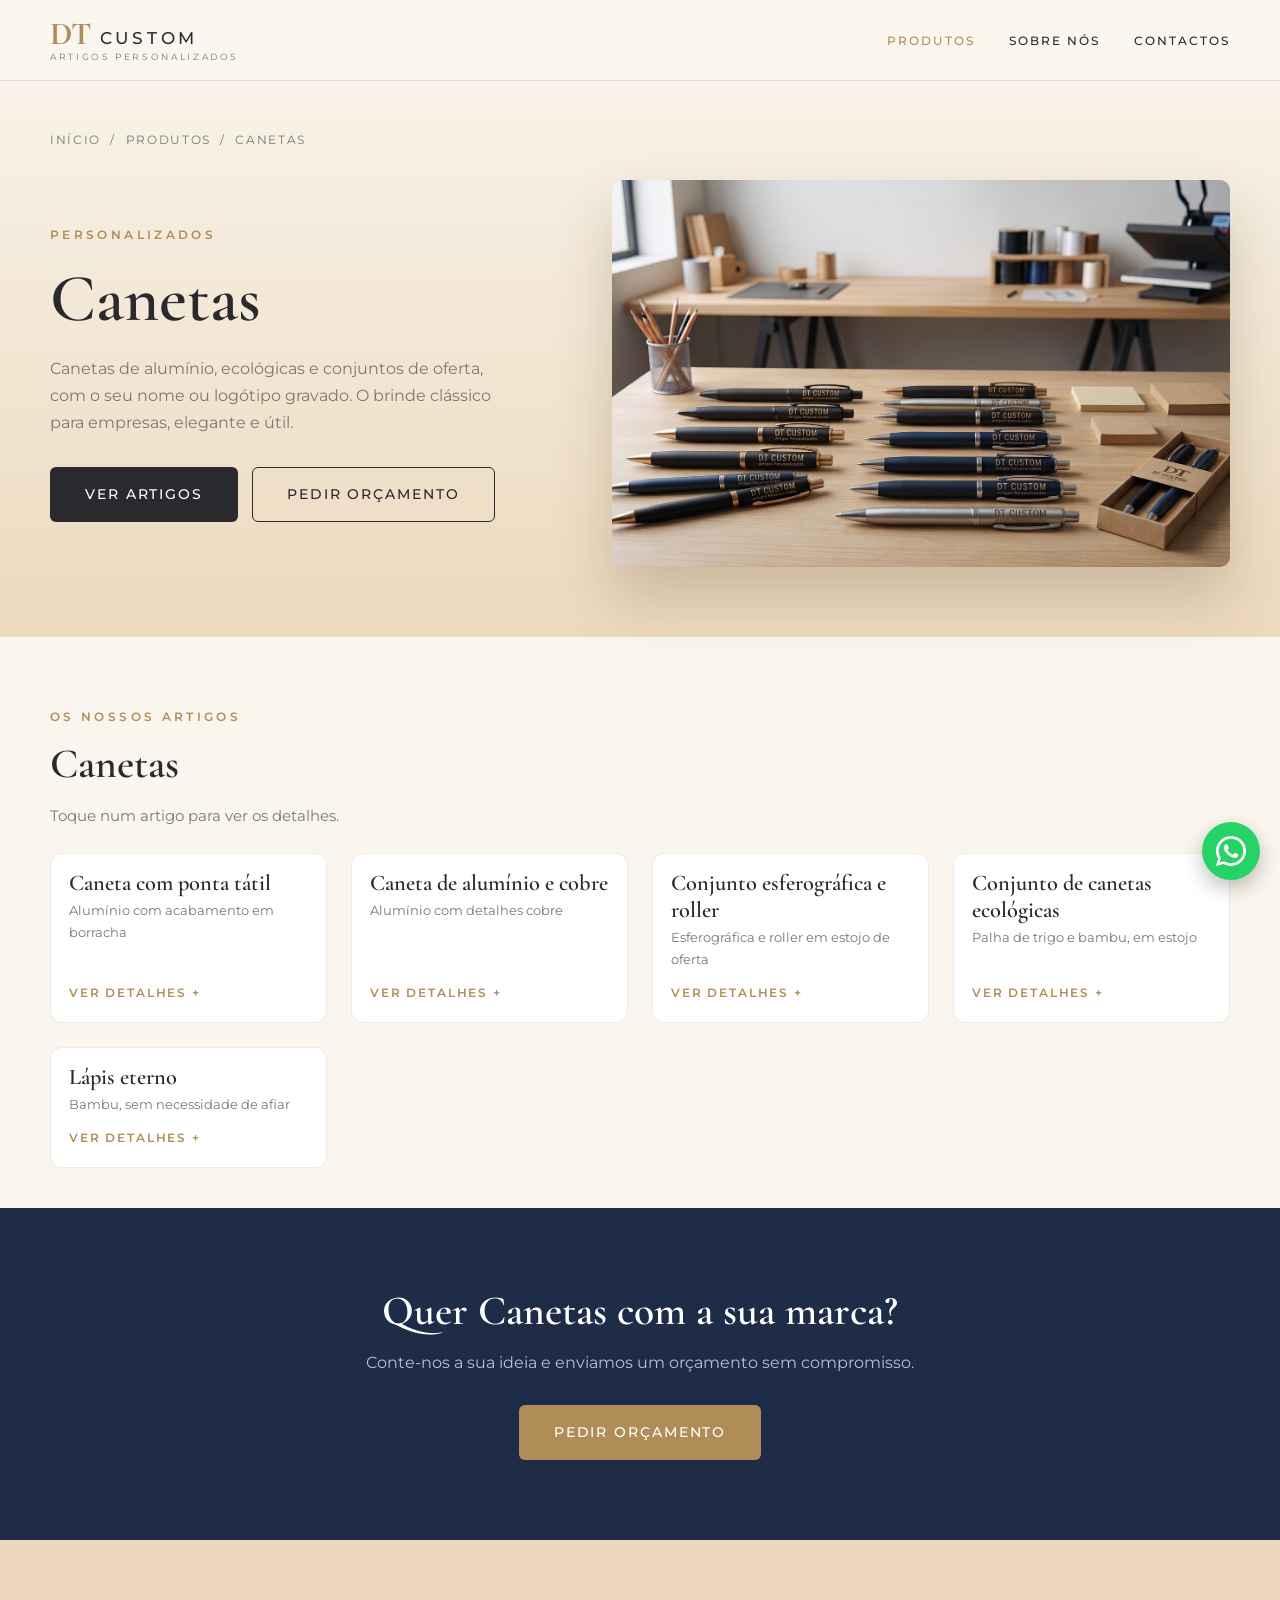
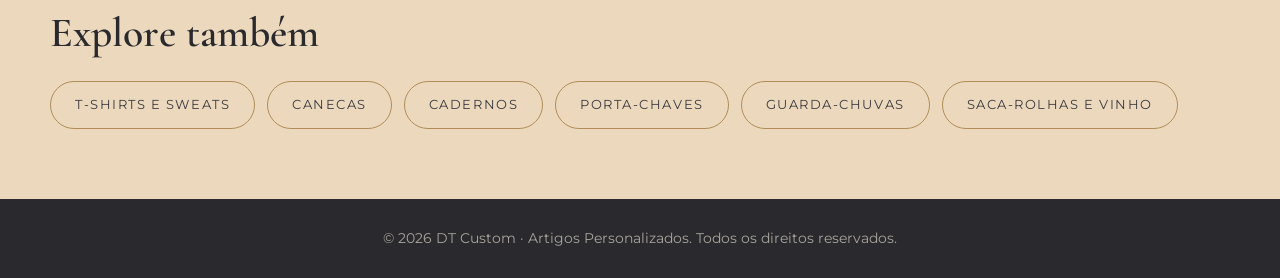
<file: produtos/canetas.html>
<!DOCTYPE html>
<html lang="pt-PT">
<head>
  <meta charset="UTF-8">
  <meta name="viewport" content="width=device-width, initial-scale=1.0">
  <title>Canetas personalizados | DT Custom</title>
  <meta name="description" content="Canetas personalizados pela DT Custom. Canetas de alumínio, ecológicas e conjuntos de oferta, com o seu nome ou logótipo gravado. O brinde clássico para empresas, elegante e útil.">
  <link rel="preconnect" href="https://fonts.googleapis.com">
  <link rel="preconnect" href="https://fonts.gstatic.com" crossorigin>
  <link href="https://fonts.googleapis.com/css2?family=Cormorant+Garamond:wght@500;600;700&family=Montserrat:wght@400;500;600&display=swap" rel="stylesheet">
  <link rel="stylesheet" href="estilo.css">
</head>
<body>

  <header>
    <nav class="container nav">
      <a href="../site.html" class="logo" aria-label="DT Custom">
        <b>DT<small>CUSTOM</small></b>
        <span>ARTIGOS PERSONALIZADOS</span>
      </a>
      <button class="menu-btn" aria-label="Abrir menu" onclick="document.querySelector('.menu').classList.toggle('aberto')">☰</button>
      <ul class="menu">
        <li class="tem-sub">
          <a href="../site.html#mais-vendidos" class="ativo">Produtos</a>
          <ul class="submenu">
            <li><a href="t-shirts-e-sweats.html" >T-shirts e Sweats</a></li>
            <li><a href="canecas.html" >Canecas</a></li>
            <li><a href="canetas.html" class="ativo">Canetas</a></li>
            <li><a href="cadernos.html" >Cadernos</a></li>
            <li><a href="porta-chaves.html" >Porta-chaves</a></li>
            <li><a href="guarda-chuvas.html" >Guarda-chuvas</a></li>
            <li><a href="saca-rolhas.html" >Saca-rolhas e vinho</a></li>
          </ul>
        </li>
        <li><a href="../site.html#sobre">Sobre nós</a></li>
        <li><a href="../site.html#contactos">Contactos</a></li>
      </ul>
    </nav>
  </header>

  <section class="prod-hero">
    <div class="container">
      <p class="migalhas"><a href="../site.html">Início</a> &nbsp;/&nbsp; <a href="../site.html#mais-vendidos">Produtos</a> &nbsp;/&nbsp; Canetas</p>
      <div class="prod-grid">
        <div>
          <span class="tag">Personalizados</span>
          <h1>Canetas</h1>
          <p>Canetas de alumínio, ecológicas e conjuntos de oferta, com o seu nome ou logótipo gravado. O brinde clássico para empresas, elegante e útil.</p>
          <div class="botoes">
            <a href="#artigos" class="btn btn-principal">Ver artigos</a>
            <a href="../site.html?produto=Canetas#contactos" class="btn btn-contorno">Pedir orçamento</a>
          </div>
        </div>
        <div class="prod-foto sel" data-full="../IMG/web/canetas.jpg"><img src="../IMG/web/canetas.jpg" alt="Canetas personalizados DT Custom"></div>
      </div>
    </div>
  </section>

  <section class="artigos" id="artigos"><div class="container"><span class="tag">Os nossos artigos</span><h2>Canetas</h2><p class="nota">Toque num artigo para ver os detalhes.</p><div class="art-grid"><button type="button" class="art" data-grupo="Canetas" data-img="../IMG/modelos/taulf.jpg" data-titulo="Caneta com ponta tátil" data-info="Alumínio com acabamento em borracha|Medidas: comprimento 14,2 cm|Cores: branco, cinza, azul-marinho, preto, bordô e verde" data-cores=""><span class="art-img sel" style="background-image:url('../IMG/modelos/taulf.jpg')"></span><span class="art-tit">Caneta com ponta tátil</span><span class="art-sub">Alumínio com acabamento em borracha</span><span class="art-mais">Ver detalhes +</span></button><button type="button" class="art" data-grupo="Canetas" data-img="../IMG/modelos/raitox.jpg" data-titulo="Caneta de alumínio e cobre" data-info="Alumínio com detalhes cobre|Medidas: comprimento 13,8 cm|Cores: branco, cinza, azul-marinho, preto e verde" data-cores=""><span class="art-img sel" style="background-image:url('../IMG/modelos/raitox.jpg')"></span><span class="art-tit">Caneta de alumínio e cobre</span><span class="art-sub">Alumínio com detalhes cobre</span><span class="art-mais">Ver detalhes +</span></button><button type="button" class="art" data-grupo="Canetas" data-img="../IMG/modelos/mobex.jpg" data-titulo="Conjunto esferográfica e roller" data-info="Esferográfica e roller em estojo de oferta|Medidas: comprimento 14 cm|Cor: preto e prateado" data-cores=""><span class="art-img sel" style="background-image:url('../IMG/modelos/mobex.jpg')"></span><span class="art-tit">Conjunto esferográfica e roller</span><span class="art-sub">Esferográfica e roller em estojo de oferta</span><span class="art-mais">Ver detalhes +</span></button><button type="button" class="art" data-grupo="Canetas" data-img="../IMG/modelos/okafor.jpg" data-titulo="Conjunto de canetas ecológicas" data-info="Palha de trigo e bambu, em estojo|Medidas: comprimento 14 cm|Cores: azul, bege, preto, vermelho e verde" data-cores=""><span class="art-img sel" style="background-image:url('../IMG/modelos/okafor.jpg')"></span><span class="art-tit">Conjunto de canetas ecológicas</span><span class="art-sub">Palha de trigo e bambu, em estojo</span><span class="art-mais">Ver detalhes +</span></button><button type="button" class="art" data-grupo="Canetas" data-img="../IMG/modelos/tebel.jpg" data-titulo="Lápis eterno" data-info="Bambu, sem necessidade de afiar|Medidas: comprimento 13,7 cm|Cor: natural" data-cores=""><span class="art-img sel" style="background-image:url('../IMG/modelos/tebel.jpg')"></span><span class="art-tit">Lápis eterno</span><span class="art-sub">Bambu, sem necessidade de afiar</span><span class="art-mais">Ver detalhes +</span></button></div></div><script>window.CORES={ts:[["Preto","#1b1b1d"],["Cinza","#8b8d91"],["Azul-marinho","#1f2c47"],["Azul royal","#1d5fc2"],["Turquesa","#1fa3c4"],["Azul claro","#5ec3ea"],["Verde escuro","#1f4d34"],["Verde","#1e8a3c"],["Amarelo","#f2c500"],["Laranja","#f08a1c"],["Vermelho","#c8202b"],["Fúcsia","#c01c7c"],["Rosa","#f6c9d4"],["Branco","#ffffff"]],sw:[["Preto","#1b1b1d"],["Cinza","#8b8d91"],["Azul-marinho","#1f2c47"],["Verde escuro","#3f4a38"],["Azul royal","#1d5fc2"],["Azul claro","#8ac8ee"],["Verde militar","#4a5a3a"],["Verde","#1e8a3c"],["Bege","#d4bf98"],["Amarelo","#f2c500"],["Laranja","#f08a1c"],["Bordô","#6e1a2c"],["Vermelho","#c8202b"],["Rosa","#f6c9d4"],["Branco","#ffffff"]]};</script></section>

  <section class="cta">
    <div class="container">
      <h2>Quer Canetas com a sua marca?</h2>
      <p>Conte-nos a sua ideia e enviamos um orçamento sem compromisso.</p>
      <a href="../site.html?produto=Canetas#contactos" class="btn btn-principal">Pedir orçamento</a>
    </div>
  </section>

  <section class="outros">
    <div class="container">
      <h2>Explore também</h2>
      <div class="outros-lista">
        <a href="t-shirts-e-sweats.html">T-shirts e Sweats</a>
        <a href="canecas.html">Canecas</a>
        <a href="cadernos.html">Cadernos</a>
        <a href="porta-chaves.html">Porta-chaves</a>
        <a href="guarda-chuvas.html">Guarda-chuvas</a>
        <a href="saca-rolhas.html">Saca-rolhas e vinho</a>
      </div>
    </div>
  </section>

  <footer>
    <div class="container">© <span id="ano"></span> DT Custom · Artigos Personalizados. Todos os direitos reservados.</div>
  </footer>

  <a class="whatsapp" href="https://wa.me/351939630618" target="_blank" rel="noopener" aria-label="Falar no WhatsApp">
    <svg viewBox="0 0 24 24"><path d="M17.5 14.4c-.3-.1-1.7-.8-2-.9-.3-.1-.5-.1-.7.1-.2.3-.8.9-.9 1.1-.2.2-.3.2-.6.1-.3-.1-1.2-.5-2.3-1.4-.9-.8-1.4-1.7-1.6-2-.2-.3 0-.5.1-.6l.4-.5c.1-.2.2-.3.3-.5.1-.2 0-.4 0-.5l-.9-2.2c-.2-.6-.5-.5-.7-.5h-.6c-.2 0-.5.1-.8.4-.3.3-1 1-1 2.4s1 2.8 1.2 3c.1.2 2 3.1 4.9 4.3.7.3 1.2.5 1.7.6.7.2 1.3.2 1.8.1.6-.1 1.7-.7 1.9-1.4.2-.7.2-1.2.2-1.4-.1-.1-.3-.2-.6-.3zM12 21.8c-1.8 0-3.5-.5-5-1.4l-.4-.2-3.7 1 1-3.6-.2-.4A9.8 9.8 0 1112 21.8zM12 0a12 12 0 00-10.3 18.1L0 24l6.1-1.6A12 12 0 1012 0z"/></svg>
  </a>

  <div class="lightbox" id="lightbox"><button aria-label="Fechar">×</button><img alt=""></div>

  <!-- Janela de detalhe do artigo -->
  <div class="modelo-pop" id="modeloPop" role="dialog" aria-modal="true" aria-label="Detalhe do artigo">
    <div class="modelo-card">
      <button type="button" class="modelo-fechar" aria-label="Fechar">×</button>
      <div class="modelo-foto sel"><img id="modeloImg" alt=""></div>
      <div class="modelo-corpo">
        <h3 id="modeloNome"></h3>
        <ul id="modeloInfo" class="modelo-info"></ul>
        <div id="modeloCores" class="modelo-cores"></div>
        <a class="btn btn-principal" href="../site.html?produto=Canetas#contactos">Pedir orçamento</a>
      </div>
    </div>
  </div>

  <script>
    document.getElementById('ano').textContent = new Date().getFullYear();

    // Ampliar a foto principal
    var lb = document.getElementById('lightbox');
    document.querySelectorAll('.prod-foto[data-full]').forEach(function (el) {
      el.addEventListener('click', function () { lb.querySelector('img').src = el.dataset.full; lb.classList.add('aberto'); });
    });
    lb.addEventListener('click', function () { lb.classList.remove('aberto'); });

    // Separadores (filtro por grupo)
    var abas = document.querySelectorAll('.aba');
    abas.forEach(function (aba) {
      aba.addEventListener('click', function () {
        abas.forEach(function (a) { a.classList.remove('ativa'); });
        aba.classList.add('ativa');
        var g = aba.dataset.grupo;
        document.querySelectorAll('.art').forEach(function (c) { c.style.display = (g === 'todos' || c.dataset.grupo === g) ? '' : 'none'; });
      });
    });

    // Janela de detalhe
    var pop = document.getElementById('modeloPop');
    document.addEventListener('click', function (e) {
      var b = e.target.closest('.art');
      if (b) {
        document.getElementById('modeloNome').textContent = b.dataset.titulo;
        document.getElementById('modeloImg').src = b.dataset.img;
        var ul = document.getElementById('modeloInfo'); ul.innerHTML = '';
        (b.dataset.info || '').split('|').forEach(function (t) { if (t) { var li = document.createElement('li'); li.textContent = t; ul.appendChild(li); } });
        var cd = document.getElementById('modeloCores'); cd.innerHTML = '';
        var lista = (window.CORES || {})[b.dataset.cores] || [];
        lista.forEach(function (c) { var s = document.createElement('span'); s.className = 'bola'; s.title = c[0]; s.style.background = c[1]; cd.appendChild(s); });
        pop.classList.add('aberto');
        return;
      }
      if (e.target === pop || e.target.closest('.modelo-fechar')) pop.classList.remove('aberto');
    });
    document.addEventListener('keydown', function (e) { if (e.key === 'Escape') { lb.classList.remove('aberto'); pop.classList.remove('aberto'); } });
  </script>
</body>
</html>
</file>
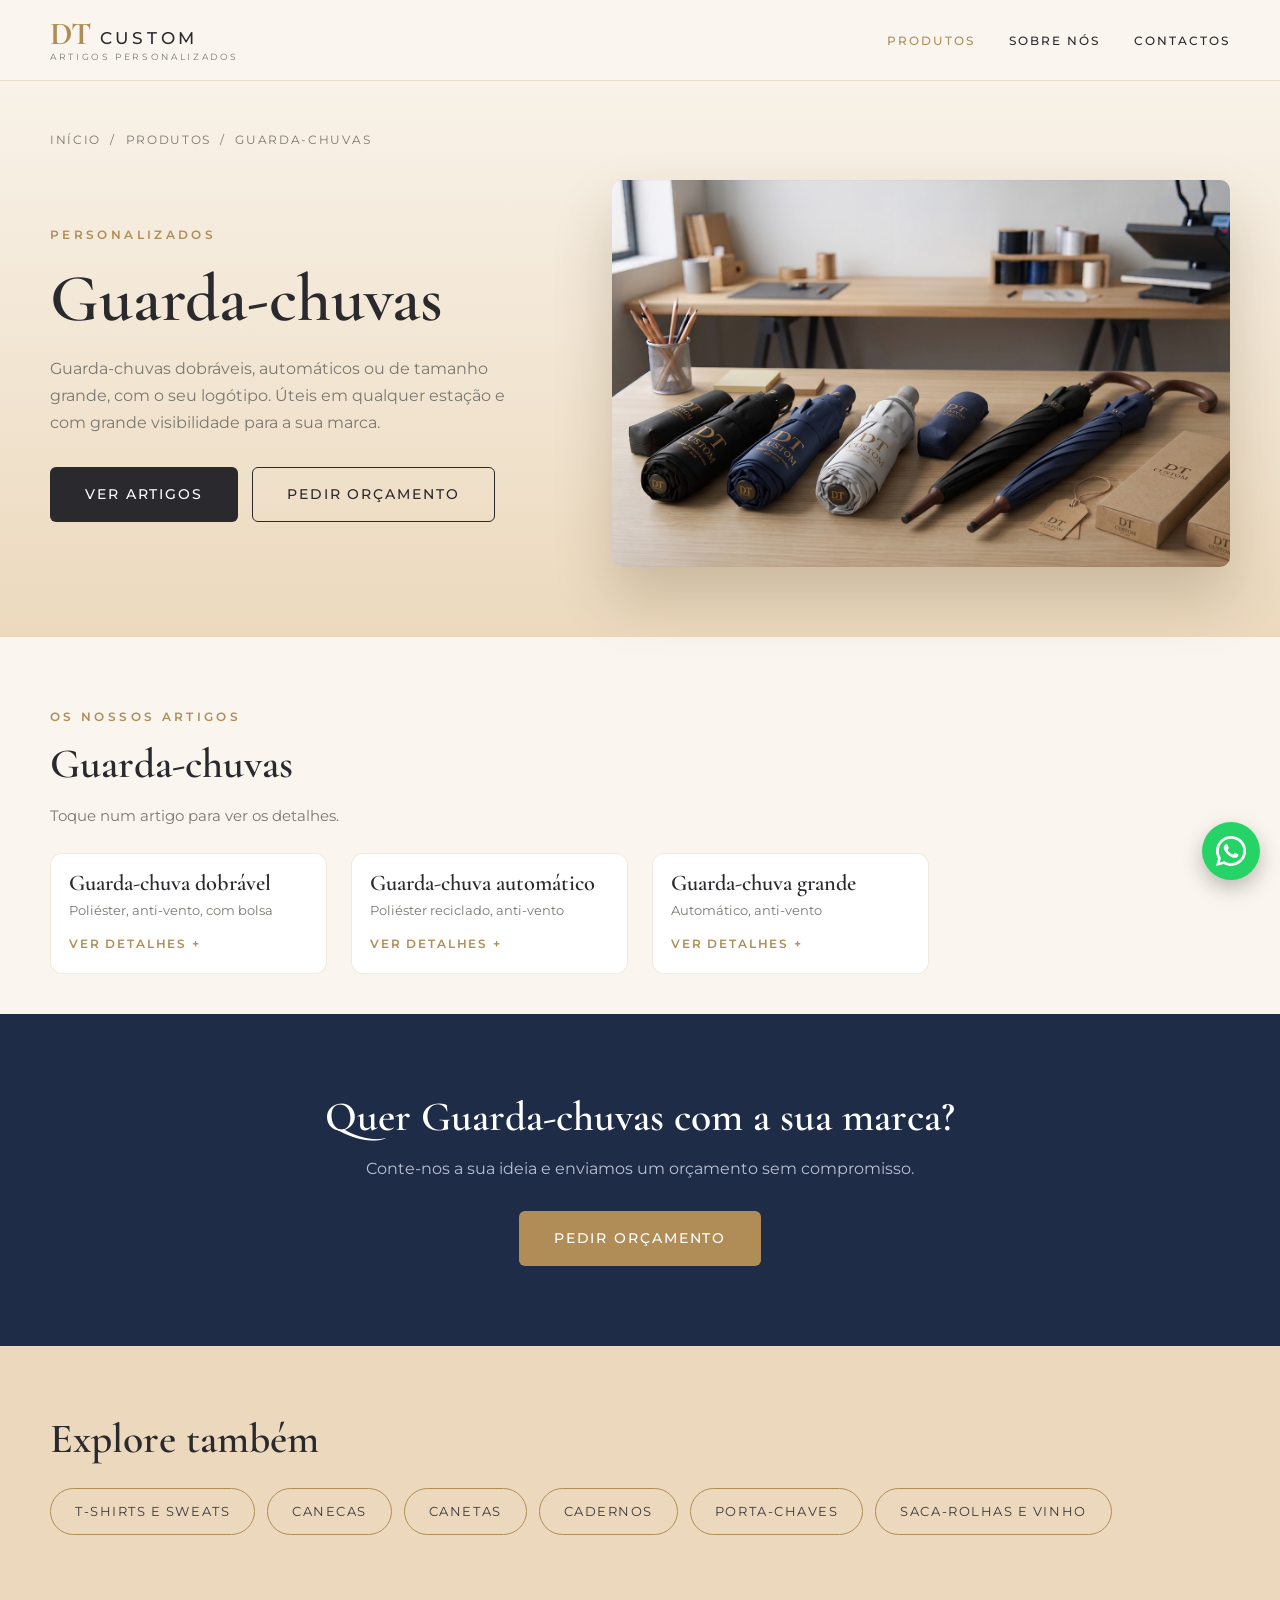
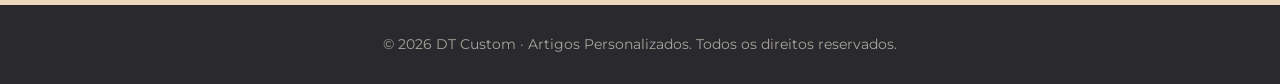
<file: produtos/guarda-chuvas.html>
<!DOCTYPE html>
<html lang="pt-PT">
<head>
  <meta charset="UTF-8">
  <meta name="viewport" content="width=device-width, initial-scale=1.0">
  <title>Guarda-chuvas personalizados | DT Custom</title>
  <meta name="description" content="Guarda-chuvas personalizados pela DT Custom. Guarda-chuvas dobráveis, automáticos ou de tamanho grande, com o seu logótipo. Úteis em qualquer estação e com grande visibilidade para a sua marca.">
  <link rel="preconnect" href="https://fonts.googleapis.com">
  <link rel="preconnect" href="https://fonts.gstatic.com" crossorigin>
  <link href="https://fonts.googleapis.com/css2?family=Cormorant+Garamond:wght@500;600;700&family=Montserrat:wght@400;500;600&display=swap" rel="stylesheet">
  <link rel="stylesheet" href="estilo.css">
</head>
<body>

  <header>
    <nav class="container nav">
      <a href="../site.html" class="logo" aria-label="DT Custom">
        <b>DT<small>CUSTOM</small></b>
        <span>ARTIGOS PERSONALIZADOS</span>
      </a>
      <button class="menu-btn" aria-label="Abrir menu" onclick="document.querySelector('.menu').classList.toggle('aberto')">☰</button>
      <ul class="menu">
        <li class="tem-sub">
          <a href="../site.html#mais-vendidos" class="ativo">Produtos</a>
          <ul class="submenu">
            <li><a href="t-shirts-e-sweats.html" >T-shirts e Sweats</a></li>
            <li><a href="canecas.html" >Canecas</a></li>
            <li><a href="canetas.html" >Canetas</a></li>
            <li><a href="cadernos.html" >Cadernos</a></li>
            <li><a href="porta-chaves.html" >Porta-chaves</a></li>
            <li><a href="guarda-chuvas.html" class="ativo">Guarda-chuvas</a></li>
            <li><a href="saca-rolhas.html" >Saca-rolhas e vinho</a></li>
          </ul>
        </li>
        <li><a href="../site.html#sobre">Sobre nós</a></li>
        <li><a href="../site.html#contactos">Contactos</a></li>
      </ul>
    </nav>
  </header>

  <section class="prod-hero">
    <div class="container">
      <p class="migalhas"><a href="../site.html">Início</a> &nbsp;/&nbsp; <a href="../site.html#mais-vendidos">Produtos</a> &nbsp;/&nbsp; Guarda-chuvas</p>
      <div class="prod-grid">
        <div>
          <span class="tag">Personalizados</span>
          <h1>Guarda-chuvas</h1>
          <p>Guarda-chuvas dobráveis, automáticos ou de tamanho grande, com o seu logótipo. Úteis em qualquer estação e com grande visibilidade para a sua marca.</p>
          <div class="botoes">
            <a href="#artigos" class="btn btn-principal">Ver artigos</a>
            <a href="../site.html?produto=Guarda-chuvas#contactos" class="btn btn-contorno">Pedir orçamento</a>
          </div>
        </div>
        <div class="prod-foto sel" data-full="../IMG/web/guarda-chuva.jpg"><img src="../IMG/web/guarda-chuva.jpg" alt="Guarda-chuvas personalizados DT Custom"></div>
      </div>
    </div>
  </section>

  <section class="artigos" id="artigos"><div class="container"><span class="tag">Os nossos artigos</span><h2>Guarda-chuvas</h2><p class="nota">Toque num artigo para ver os detalhes.</p><div class="art-grid"><button type="button" class="art" data-grupo="Guarda-chuvas" data-img="../IMG/modelos/ottis.jpg" data-titulo="Guarda-chuva dobrável" data-info="Poliéster, anti-vento, com bolsa|Peso: 220 g|Cores: azul-marinho, bege e preto" data-cores=""><span class="art-img sel" style="background-image:url('../IMG/modelos/ottis.jpg')"></span><span class="art-tit">Guarda-chuva dobrável</span><span class="art-sub">Poliéster, anti-vento, com bolsa</span><span class="art-mais">Ver detalhes +</span></button><button type="button" class="art" data-grupo="Guarda-chuvas" data-img="../IMG/modelos/wiber.jpg" data-titulo="Guarda-chuva automático" data-info="Poliéster reciclado, anti-vento|Peso: 370 g|Cores: azul, azul-marinho, preto, vermelho e branco" data-cores=""><span class="art-img sel" style="background-image:url('../IMG/modelos/wiber.jpg')"></span><span class="art-tit">Guarda-chuva automático</span><span class="art-sub">Poliéster reciclado, anti-vento</span><span class="art-mais">Ver detalhes +</span></button><button type="button" class="art" data-grupo="Guarda-chuvas" data-img="../IMG/modelos/dolku.jpg" data-titulo="Guarda-chuva grande" data-info="Automático, anti-vento|Medidas: diâmetro 130 cm|Cores: azul, branco, cinza, azul-marinho, preto, vermelho e verde" data-cores=""><span class="art-img sel" style="background-image:url('../IMG/modelos/dolku.jpg')"></span><span class="art-tit">Guarda-chuva grande</span><span class="art-sub">Automático, anti-vento</span><span class="art-mais">Ver detalhes +</span></button></div></div><script>window.CORES={ts:[["Preto","#1b1b1d"],["Cinza","#8b8d91"],["Azul-marinho","#1f2c47"],["Azul royal","#1d5fc2"],["Turquesa","#1fa3c4"],["Azul claro","#5ec3ea"],["Verde escuro","#1f4d34"],["Verde","#1e8a3c"],["Amarelo","#f2c500"],["Laranja","#f08a1c"],["Vermelho","#c8202b"],["Fúcsia","#c01c7c"],["Rosa","#f6c9d4"],["Branco","#ffffff"]],sw:[["Preto","#1b1b1d"],["Cinza","#8b8d91"],["Azul-marinho","#1f2c47"],["Verde escuro","#3f4a38"],["Azul royal","#1d5fc2"],["Azul claro","#8ac8ee"],["Verde militar","#4a5a3a"],["Verde","#1e8a3c"],["Bege","#d4bf98"],["Amarelo","#f2c500"],["Laranja","#f08a1c"],["Bordô","#6e1a2c"],["Vermelho","#c8202b"],["Rosa","#f6c9d4"],["Branco","#ffffff"]]};</script></section>

  <section class="cta">
    <div class="container">
      <h2>Quer Guarda-chuvas com a sua marca?</h2>
      <p>Conte-nos a sua ideia e enviamos um orçamento sem compromisso.</p>
      <a href="../site.html?produto=Guarda-chuvas#contactos" class="btn btn-principal">Pedir orçamento</a>
    </div>
  </section>

  <section class="outros">
    <div class="container">
      <h2>Explore também</h2>
      <div class="outros-lista">
        <a href="t-shirts-e-sweats.html">T-shirts e Sweats</a>
        <a href="canecas.html">Canecas</a>
        <a href="canetas.html">Canetas</a>
        <a href="cadernos.html">Cadernos</a>
        <a href="porta-chaves.html">Porta-chaves</a>
        <a href="saca-rolhas.html">Saca-rolhas e vinho</a>
      </div>
    </div>
  </section>

  <footer>
    <div class="container">© <span id="ano"></span> DT Custom · Artigos Personalizados. Todos os direitos reservados.</div>
  </footer>

  <a class="whatsapp" href="https://wa.me/351939630618" target="_blank" rel="noopener" aria-label="Falar no WhatsApp">
    <svg viewBox="0 0 24 24"><path d="M17.5 14.4c-.3-.1-1.7-.8-2-.9-.3-.1-.5-.1-.7.1-.2.3-.8.9-.9 1.1-.2.2-.3.2-.6.1-.3-.1-1.2-.5-2.3-1.4-.9-.8-1.4-1.7-1.6-2-.2-.3 0-.5.1-.6l.4-.5c.1-.2.2-.3.3-.5.1-.2 0-.4 0-.5l-.9-2.2c-.2-.6-.5-.5-.7-.5h-.6c-.2 0-.5.1-.8.4-.3.3-1 1-1 2.4s1 2.8 1.2 3c.1.2 2 3.1 4.9 4.3.7.3 1.2.5 1.7.6.7.2 1.3.2 1.8.1.6-.1 1.7-.7 1.9-1.4.2-.7.2-1.2.2-1.4-.1-.1-.3-.2-.6-.3zM12 21.8c-1.8 0-3.5-.5-5-1.4l-.4-.2-3.7 1 1-3.6-.2-.4A9.8 9.8 0 1112 21.8zM12 0a12 12 0 00-10.3 18.1L0 24l6.1-1.6A12 12 0 1012 0z"/></svg>
  </a>

  <div class="lightbox" id="lightbox"><button aria-label="Fechar">×</button><img alt=""></div>

  <!-- Janela de detalhe do artigo -->
  <div class="modelo-pop" id="modeloPop" role="dialog" aria-modal="true" aria-label="Detalhe do artigo">
    <div class="modelo-card">
      <button type="button" class="modelo-fechar" aria-label="Fechar">×</button>
      <div class="modelo-foto sel"><img id="modeloImg" alt=""></div>
      <div class="modelo-corpo">
        <h3 id="modeloNome"></h3>
        <ul id="modeloInfo" class="modelo-info"></ul>
        <div id="modeloCores" class="modelo-cores"></div>
        <a class="btn btn-principal" href="../site.html?produto=Guarda-chuvas#contactos">Pedir orçamento</a>
      </div>
    </div>
  </div>

  <script>
    document.getElementById('ano').textContent = new Date().getFullYear();

    // Ampliar a foto principal
    var lb = document.getElementById('lightbox');
    document.querySelectorAll('.prod-foto[data-full]').forEach(function (el) {
      el.addEventListener('click', function () { lb.querySelector('img').src = el.dataset.full; lb.classList.add('aberto'); });
    });
    lb.addEventListener('click', function () { lb.classList.remove('aberto'); });

    // Separadores (filtro por grupo)
    var abas = document.querySelectorAll('.aba');
    abas.forEach(function (aba) {
      aba.addEventListener('click', function () {
        abas.forEach(function (a) { a.classList.remove('ativa'); });
        aba.classList.add('ativa');
        var g = aba.dataset.grupo;
        document.querySelectorAll('.art').forEach(function (c) { c.style.display = (g === 'todos' || c.dataset.grupo === g) ? '' : 'none'; });
      });
    });

    // Janela de detalhe
    var pop = document.getElementById('modeloPop');
    document.addEventListener('click', function (e) {
      var b = e.target.closest('.art');
      if (b) {
        document.getElementById('modeloNome').textContent = b.dataset.titulo;
        document.getElementById('modeloImg').src = b.dataset.img;
        var ul = document.getElementById('modeloInfo'); ul.innerHTML = '';
        (b.dataset.info || '').split('|').forEach(function (t) { if (t) { var li = document.createElement('li'); li.textContent = t; ul.appendChild(li); } });
        var cd = document.getElementById('modeloCores'); cd.innerHTML = '';
        var lista = (window.CORES || {})[b.dataset.cores] || [];
        lista.forEach(function (c) { var s = document.createElement('span'); s.className = 'bola'; s.title = c[0]; s.style.background = c[1]; cd.appendChild(s); });
        pop.classList.add('aberto');
        return;
      }
      if (e.target === pop || e.target.closest('.modelo-fechar')) pop.classList.remove('aberto');
    });
    document.addEventListener('keydown', function (e) { if (e.key === 'Escape') { lb.classList.remove('aberto'); pop.classList.remove('aberto'); } });
  </script>
</body>
</html>
</file>
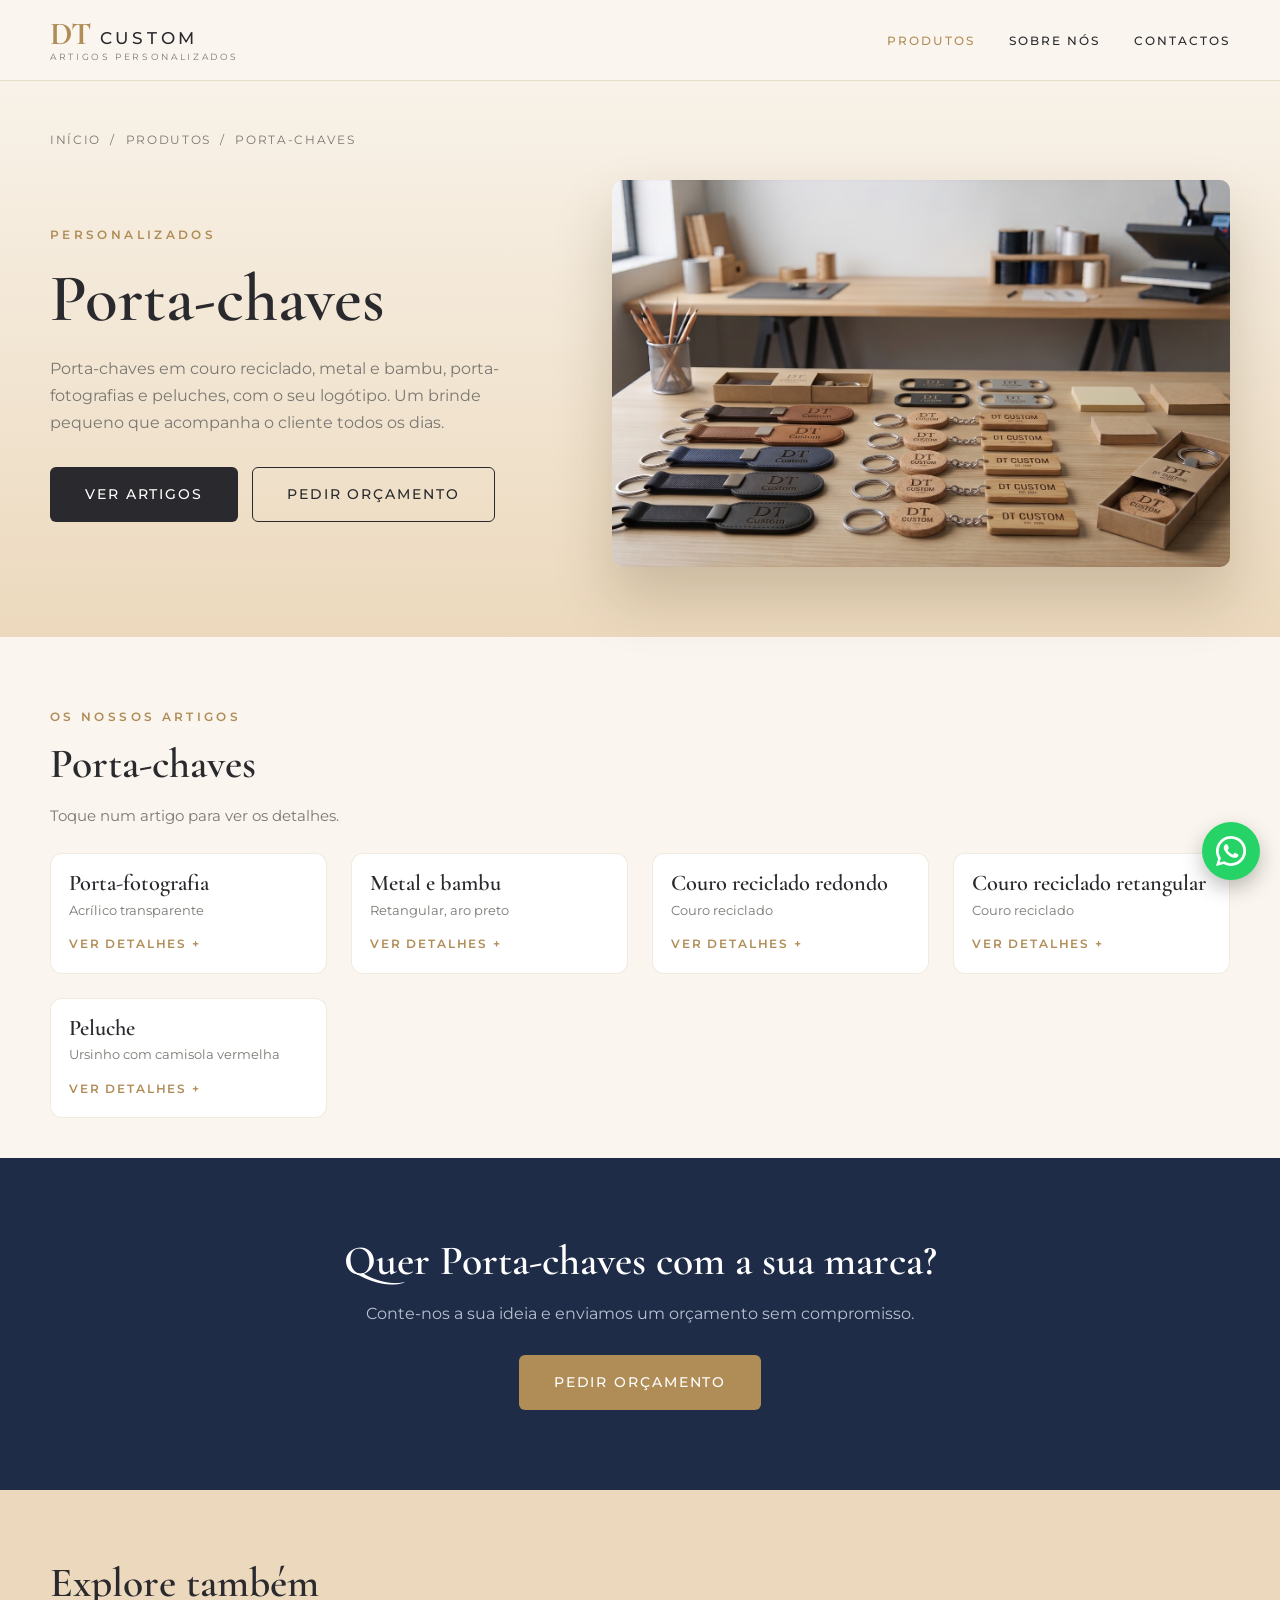
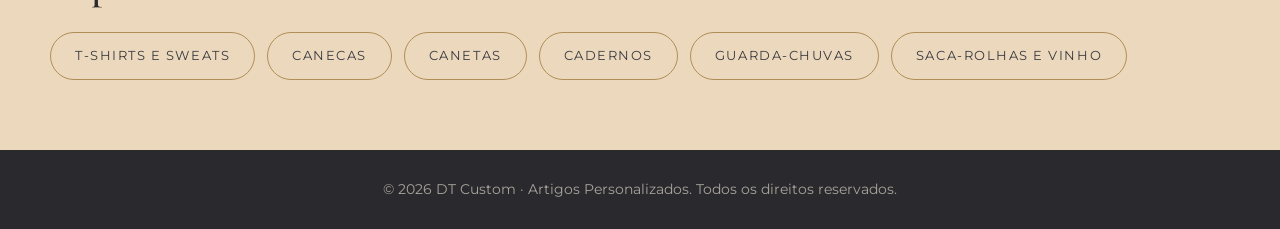
<file: produtos/porta-chaves.html>
<!DOCTYPE html>
<html lang="pt-PT">
<head>
  <meta charset="UTF-8">
  <meta name="viewport" content="width=device-width, initial-scale=1.0">
  <title>Porta-chaves personalizados | DT Custom</title>
  <meta name="description" content="Porta-chaves personalizados pela DT Custom. Porta-chaves em couro reciclado, metal e bambu, porta-fotografias e peluches, com o seu logótipo. Um brinde pequeno que acompanha o cliente todos os dias.">
  <link rel="preconnect" href="https://fonts.googleapis.com">
  <link rel="preconnect" href="https://fonts.gstatic.com" crossorigin>
  <link href="https://fonts.googleapis.com/css2?family=Cormorant+Garamond:wght@500;600;700&family=Montserrat:wght@400;500;600&display=swap" rel="stylesheet">
  <link rel="stylesheet" href="estilo.css">
</head>
<body>

  <header>
    <nav class="container nav">
      <a href="../site.html" class="logo" aria-label="DT Custom">
        <b>DT<small>CUSTOM</small></b>
        <span>ARTIGOS PERSONALIZADOS</span>
      </a>
      <button class="menu-btn" aria-label="Abrir menu" onclick="document.querySelector('.menu').classList.toggle('aberto')">☰</button>
      <ul class="menu">
        <li class="tem-sub">
          <a href="../site.html#mais-vendidos" class="ativo">Produtos</a>
          <ul class="submenu">
            <li><a href="t-shirts-e-sweats.html" >T-shirts e Sweats</a></li>
            <li><a href="canecas.html" >Canecas</a></li>
            <li><a href="canetas.html" >Canetas</a></li>
            <li><a href="cadernos.html" >Cadernos</a></li>
            <li><a href="porta-chaves.html" class="ativo">Porta-chaves</a></li>
            <li><a href="guarda-chuvas.html" >Guarda-chuvas</a></li>
            <li><a href="saca-rolhas.html" >Saca-rolhas e vinho</a></li>
          </ul>
        </li>
        <li><a href="../site.html#sobre">Sobre nós</a></li>
        <li><a href="../site.html#contactos">Contactos</a></li>
      </ul>
    </nav>
  </header>

  <section class="prod-hero">
    <div class="container">
      <p class="migalhas"><a href="../site.html">Início</a> &nbsp;/&nbsp; <a href="../site.html#mais-vendidos">Produtos</a> &nbsp;/&nbsp; Porta-chaves</p>
      <div class="prod-grid">
        <div>
          <span class="tag">Personalizados</span>
          <h1>Porta-chaves</h1>
          <p>Porta-chaves em couro reciclado, metal e bambu, porta-fotografias e peluches, com o seu logótipo. Um brinde pequeno que acompanha o cliente todos os dias.</p>
          <div class="botoes">
            <a href="#artigos" class="btn btn-principal">Ver artigos</a>
            <a href="../site.html?produto=Porta-chaves#contactos" class="btn btn-contorno">Pedir orçamento</a>
          </div>
        </div>
        <div class="prod-foto sel" data-full="../IMG/web/porta-chaves.jpg"><img src="../IMG/web/porta-chaves.jpg" alt="Porta-chaves personalizados DT Custom"></div>
      </div>
    </div>
  </section>

  <section class="artigos" id="artigos"><div class="container"><span class="tag">Os nossos artigos</span><h2>Porta-chaves</h2><p class="nota">Toque num artigo para ver os detalhes.</p><div class="art-grid"><button type="button" class="art" data-grupo="Porta-chaves" data-img="../IMG/modelos/marbil.jpg" data-titulo="Porta-fotografia" data-info="Acrílico transparente|Medidas: 4,1 x 5,6 cm" data-cores=""><span class="art-img sel" style="background-image:url('../IMG/modelos/marbil.jpg')"></span><span class="art-tit">Porta-fotografia</span><span class="art-sub">Acrílico transparente</span><span class="art-mais">Ver detalhes +</span></button><button type="button" class="art" data-grupo="Porta-chaves" data-img="../IMG/modelos/fenrir.jpg" data-titulo="Metal e bambu" data-info="Retangular, aro preto|Peso: 20 g" data-cores=""><span class="art-img sel" style="background-image:url('../IMG/modelos/fenrir.jpg')"></span><span class="art-tit">Metal e bambu</span><span class="art-sub">Retangular, aro preto</span><span class="art-mais">Ver detalhes +</span></button><button type="button" class="art" data-grupo="Porta-chaves" data-img="../IMG/modelos/dontex.jpg" data-titulo="Couro reciclado redondo" data-info="Couro reciclado|Medidas: 4,8 x 5,7 cm" data-cores=""><span class="art-img sel" style="background-image:url('../IMG/modelos/dontex.jpg')"></span><span class="art-tit">Couro reciclado redondo</span><span class="art-sub">Couro reciclado</span><span class="art-mais">Ver detalhes +</span></button><button type="button" class="art" data-grupo="Porta-chaves" data-img="../IMG/modelos/noemix.jpg" data-titulo="Couro reciclado retangular" data-info="Couro reciclado|Medidas: 3 x 8,8 cm" data-cores=""><span class="art-img sel" style="background-image:url('../IMG/modelos/noemix.jpg')"></span><span class="art-tit">Couro reciclado retangular</span><span class="art-sub">Couro reciclado</span><span class="art-mais">Ver detalhes +</span></button><button type="button" class="art" data-grupo="Porta-chaves" data-img="../IMG/modelos/teddy-cardix.jpg" data-titulo="Peluche" data-info="Ursinho com camisola vermelha|Peso: 21 g" data-cores=""><span class="art-img sel" style="background-image:url('../IMG/modelos/teddy-cardix.jpg')"></span><span class="art-tit">Peluche</span><span class="art-sub">Ursinho com camisola vermelha</span><span class="art-mais">Ver detalhes +</span></button></div></div><script>window.CORES={ts:[["Preto","#1b1b1d"],["Cinza","#8b8d91"],["Azul-marinho","#1f2c47"],["Azul royal","#1d5fc2"],["Turquesa","#1fa3c4"],["Azul claro","#5ec3ea"],["Verde escuro","#1f4d34"],["Verde","#1e8a3c"],["Amarelo","#f2c500"],["Laranja","#f08a1c"],["Vermelho","#c8202b"],["Fúcsia","#c01c7c"],["Rosa","#f6c9d4"],["Branco","#ffffff"]],sw:[["Preto","#1b1b1d"],["Cinza","#8b8d91"],["Azul-marinho","#1f2c47"],["Verde escuro","#3f4a38"],["Azul royal","#1d5fc2"],["Azul claro","#8ac8ee"],["Verde militar","#4a5a3a"],["Verde","#1e8a3c"],["Bege","#d4bf98"],["Amarelo","#f2c500"],["Laranja","#f08a1c"],["Bordô","#6e1a2c"],["Vermelho","#c8202b"],["Rosa","#f6c9d4"],["Branco","#ffffff"]]};</script></section>

  <section class="cta">
    <div class="container">
      <h2>Quer Porta-chaves com a sua marca?</h2>
      <p>Conte-nos a sua ideia e enviamos um orçamento sem compromisso.</p>
      <a href="../site.html?produto=Porta-chaves#contactos" class="btn btn-principal">Pedir orçamento</a>
    </div>
  </section>

  <section class="outros">
    <div class="container">
      <h2>Explore também</h2>
      <div class="outros-lista">
        <a href="t-shirts-e-sweats.html">T-shirts e Sweats</a>
        <a href="canecas.html">Canecas</a>
        <a href="canetas.html">Canetas</a>
        <a href="cadernos.html">Cadernos</a>
        <a href="guarda-chuvas.html">Guarda-chuvas</a>
        <a href="saca-rolhas.html">Saca-rolhas e vinho</a>
      </div>
    </div>
  </section>

  <footer>
    <div class="container">© <span id="ano"></span> DT Custom · Artigos Personalizados. Todos os direitos reservados.</div>
  </footer>

  <a class="whatsapp" href="https://wa.me/351939630618" target="_blank" rel="noopener" aria-label="Falar no WhatsApp">
    <svg viewBox="0 0 24 24"><path d="M17.5 14.4c-.3-.1-1.7-.8-2-.9-.3-.1-.5-.1-.7.1-.2.3-.8.9-.9 1.1-.2.2-.3.2-.6.1-.3-.1-1.2-.5-2.3-1.4-.9-.8-1.4-1.7-1.6-2-.2-.3 0-.5.1-.6l.4-.5c.1-.2.2-.3.3-.5.1-.2 0-.4 0-.5l-.9-2.2c-.2-.6-.5-.5-.7-.5h-.6c-.2 0-.5.1-.8.4-.3.3-1 1-1 2.4s1 2.8 1.2 3c.1.2 2 3.1 4.9 4.3.7.3 1.2.5 1.7.6.7.2 1.3.2 1.8.1.6-.1 1.7-.7 1.9-1.4.2-.7.2-1.2.2-1.4-.1-.1-.3-.2-.6-.3zM12 21.8c-1.8 0-3.5-.5-5-1.4l-.4-.2-3.7 1 1-3.6-.2-.4A9.8 9.8 0 1112 21.8zM12 0a12 12 0 00-10.3 18.1L0 24l6.1-1.6A12 12 0 1012 0z"/></svg>
  </a>

  <div class="lightbox" id="lightbox"><button aria-label="Fechar">×</button><img alt=""></div>

  <!-- Janela de detalhe do artigo -->
  <div class="modelo-pop" id="modeloPop" role="dialog" aria-modal="true" aria-label="Detalhe do artigo">
    <div class="modelo-card">
      <button type="button" class="modelo-fechar" aria-label="Fechar">×</button>
      <div class="modelo-foto sel"><img id="modeloImg" alt=""></div>
      <div class="modelo-corpo">
        <h3 id="modeloNome"></h3>
        <ul id="modeloInfo" class="modelo-info"></ul>
        <div id="modeloCores" class="modelo-cores"></div>
        <a class="btn btn-principal" href="../site.html?produto=Porta-chaves#contactos">Pedir orçamento</a>
      </div>
    </div>
  </div>

  <script>
    document.getElementById('ano').textContent = new Date().getFullYear();

    // Ampliar a foto principal
    var lb = document.getElementById('lightbox');
    document.querySelectorAll('.prod-foto[data-full]').forEach(function (el) {
      el.addEventListener('click', function () { lb.querySelector('img').src = el.dataset.full; lb.classList.add('aberto'); });
    });
    lb.addEventListener('click', function () { lb.classList.remove('aberto'); });

    // Separadores (filtro por grupo)
    var abas = document.querySelectorAll('.aba');
    abas.forEach(function (aba) {
      aba.addEventListener('click', function () {
        abas.forEach(function (a) { a.classList.remove('ativa'); });
        aba.classList.add('ativa');
        var g = aba.dataset.grupo;
        document.querySelectorAll('.art').forEach(function (c) { c.style.display = (g === 'todos' || c.dataset.grupo === g) ? '' : 'none'; });
      });
    });

    // Janela de detalhe
    var pop = document.getElementById('modeloPop');
    document.addEventListener('click', function (e) {
      var b = e.target.closest('.art');
      if (b) {
        document.getElementById('modeloNome').textContent = b.dataset.titulo;
        document.getElementById('modeloImg').src = b.dataset.img;
        var ul = document.getElementById('modeloInfo'); ul.innerHTML = '';
        (b.dataset.info || '').split('|').forEach(function (t) { if (t) { var li = document.createElement('li'); li.textContent = t; ul.appendChild(li); } });
        var cd = document.getElementById('modeloCores'); cd.innerHTML = '';
        var lista = (window.CORES || {})[b.dataset.cores] || [];
        lista.forEach(function (c) { var s = document.createElement('span'); s.className = 'bola'; s.title = c[0]; s.style.background = c[1]; cd.appendChild(s); });
        pop.classList.add('aberto');
        return;
      }
      if (e.target === pop || e.target.closest('.modelo-fechar')) pop.classList.remove('aberto');
    });
    document.addEventListener('keydown', function (e) { if (e.key === 'Escape') { lb.classList.remove('aberto'); pop.classList.remove('aberto'); } });
  </script>
</body>
</html>
</file>
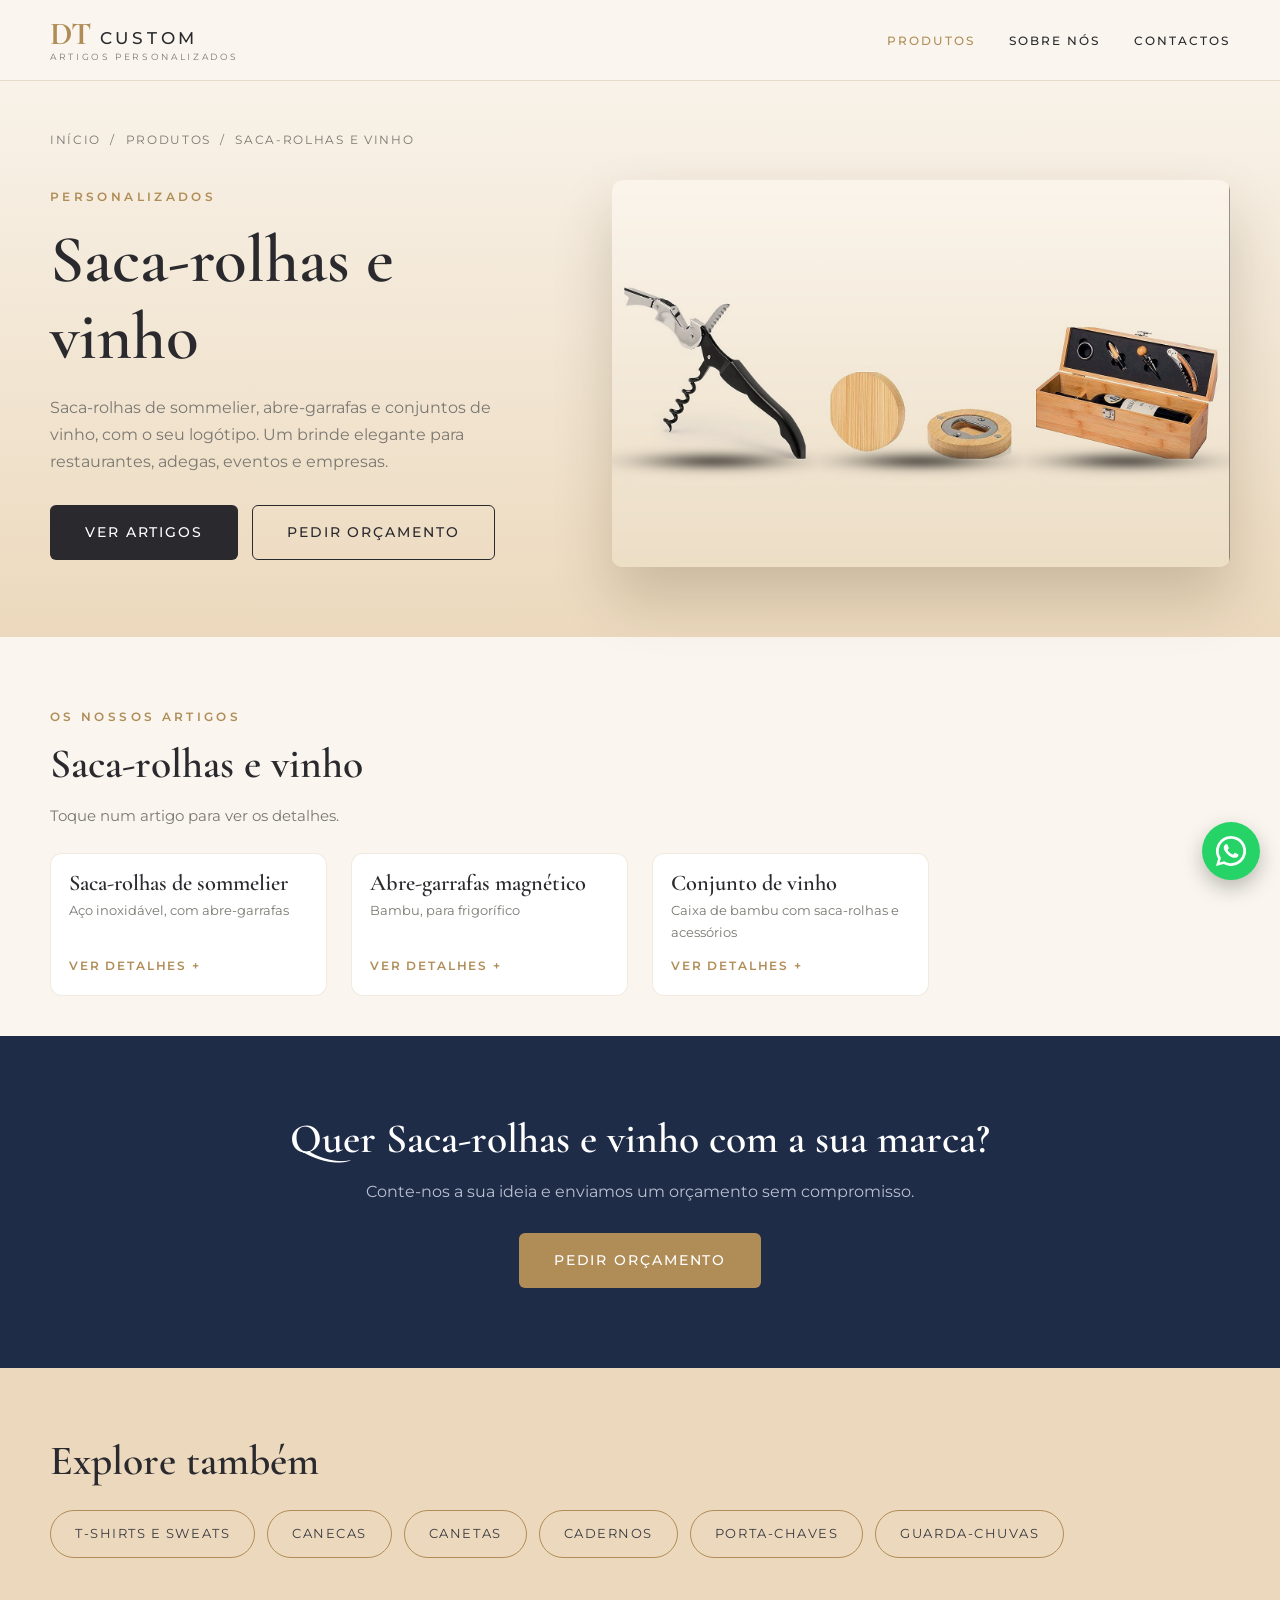
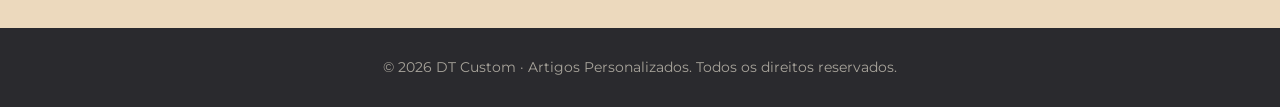
<file: produtos/saca-rolhas.html>
<!DOCTYPE html>
<html lang="pt-PT">
<head>
  <meta charset="UTF-8">
  <meta name="viewport" content="width=device-width, initial-scale=1.0">
  <title>Saca-rolhas e vinho personalizados | DT Custom</title>
  <meta name="description" content="Saca-rolhas e vinho personalizados pela DT Custom. Saca-rolhas de sommelier, abre-garrafas e conjuntos de vinho, com o seu logótipo. Um brinde elegante para restaurantes, adegas, eventos e empresas.">
  <link rel="preconnect" href="https://fonts.googleapis.com">
  <link rel="preconnect" href="https://fonts.gstatic.com" crossorigin>
  <link href="https://fonts.googleapis.com/css2?family=Cormorant+Garamond:wght@500;600;700&family=Montserrat:wght@400;500;600&display=swap" rel="stylesheet">
  <link rel="stylesheet" href="estilo.css">
</head>
<body>

  <header>
    <nav class="container nav">
      <a href="../site.html" class="logo" aria-label="DT Custom">
        <b>DT<small>CUSTOM</small></b>
        <span>ARTIGOS PERSONALIZADOS</span>
      </a>
      <button class="menu-btn" aria-label="Abrir menu" onclick="document.querySelector('.menu').classList.toggle('aberto')">☰</button>
      <ul class="menu">
        <li class="tem-sub">
          <a href="../site.html#mais-vendidos" class="ativo">Produtos</a>
          <ul class="submenu">
            <li><a href="t-shirts-e-sweats.html" >T-shirts e Sweats</a></li>
            <li><a href="canecas.html" >Canecas</a></li>
            <li><a href="canetas.html" >Canetas</a></li>
            <li><a href="cadernos.html" >Cadernos</a></li>
            <li><a href="porta-chaves.html" >Porta-chaves</a></li>
            <li><a href="guarda-chuvas.html" >Guarda-chuvas</a></li>
            <li><a href="saca-rolhas.html" class="ativo">Saca-rolhas e vinho</a></li>
          </ul>
        </li>
        <li><a href="../site.html#sobre">Sobre nós</a></li>
        <li><a href="../site.html#contactos">Contactos</a></li>
      </ul>
    </nav>
  </header>

  <section class="prod-hero">
    <div class="container">
      <p class="migalhas"><a href="../site.html">Início</a> &nbsp;/&nbsp; <a href="../site.html#mais-vendidos">Produtos</a> &nbsp;/&nbsp; Saca-rolhas e vinho</p>
      <div class="prod-grid">
        <div>
          <span class="tag">Personalizados</span>
          <h1>Saca-rolhas e vinho</h1>
          <p>Saca-rolhas de sommelier, abre-garrafas e conjuntos de vinho, com o seu logótipo. Um brinde elegante para restaurantes, adegas, eventos e empresas.</p>
          <div class="botoes">
            <a href="#artigos" class="btn btn-principal">Ver artigos</a>
            <a href="../site.html?produto=Saca-rolhas%20e%20vinho#contactos" class="btn btn-contorno">Pedir orçamento</a>
          </div>
        </div>
        <div class="prod-foto sel" data-full="../IMG/cards/saca-rolhas.jpg"><img src="../IMG/cards/saca-rolhas.jpg" alt="Saca-rolhas e vinho personalizados DT Custom"></div>
      </div>
    </div>
  </section>

  <section class="artigos" id="artigos"><div class="container"><span class="tag">Os nossos artigos</span><h2>Saca-rolhas e vinho</h2><p class="nota">Toque num artigo para ver os detalhes.</p><div class="art-grid"><button type="button" class="art" data-grupo="Saca-rolhas e vinho" data-img="../IMG/modelos/kiblack.jpg" data-titulo="Saca-rolhas de sommelier" data-info="Aço inoxidável, com abre-garrafas|Medidas: 12 cm · 50 g|Cores: preto, bordô e branco" data-cores=""><span class="art-img sel" style="background-image:url('../IMG/modelos/kiblack.jpg')"></span><span class="art-tit">Saca-rolhas de sommelier</span><span class="art-sub">Aço inoxidável, com abre-garrafas</span><span class="art-mais">Ver detalhes +</span></button><button type="button" class="art" data-grupo="Saca-rolhas e vinho" data-img="../IMG/modelos/betriok.jpg" data-titulo="Abre-garrafas magnético" data-info="Bambu, para frigorífico|Medidas: espessura 1,1 cm" data-cores=""><span class="art-img sel" style="background-image:url('../IMG/modelos/betriok.jpg')"></span><span class="art-tit">Abre-garrafas magnético</span><span class="art-sub">Bambu, para frigorífico</span><span class="art-mais">Ver detalhes +</span></button><button type="button" class="art" data-grupo="Saca-rolhas e vinho" data-img="../IMG/modelos/boriax.jpg" data-titulo="Conjunto de vinho" data-info="Caixa de bambu com saca-rolhas e acessórios|Medidas: 36 x 11 x 12 cm" data-cores=""><span class="art-img sel" style="background-image:url('../IMG/modelos/boriax.jpg')"></span><span class="art-tit">Conjunto de vinho</span><span class="art-sub">Caixa de bambu com saca-rolhas e acessórios</span><span class="art-mais">Ver detalhes +</span></button></div></div><script>window.CORES={ts:[["Preto","#1b1b1d"],["Cinza","#8b8d91"],["Azul-marinho","#1f2c47"],["Azul royal","#1d5fc2"],["Turquesa","#1fa3c4"],["Azul claro","#5ec3ea"],["Verde escuro","#1f4d34"],["Verde","#1e8a3c"],["Amarelo","#f2c500"],["Laranja","#f08a1c"],["Vermelho","#c8202b"],["Fúcsia","#c01c7c"],["Rosa","#f6c9d4"],["Branco","#ffffff"]],sw:[["Preto","#1b1b1d"],["Cinza","#8b8d91"],["Azul-marinho","#1f2c47"],["Verde escuro","#3f4a38"],["Azul royal","#1d5fc2"],["Azul claro","#8ac8ee"],["Verde militar","#4a5a3a"],["Verde","#1e8a3c"],["Bege","#d4bf98"],["Amarelo","#f2c500"],["Laranja","#f08a1c"],["Bordô","#6e1a2c"],["Vermelho","#c8202b"],["Rosa","#f6c9d4"],["Branco","#ffffff"]]};</script></section>

  <section class="cta">
    <div class="container">
      <h2>Quer Saca-rolhas e vinho com a sua marca?</h2>
      <p>Conte-nos a sua ideia e enviamos um orçamento sem compromisso.</p>
      <a href="../site.html?produto=Saca-rolhas%20e%20vinho#contactos" class="btn btn-principal">Pedir orçamento</a>
    </div>
  </section>

  <section class="outros">
    <div class="container">
      <h2>Explore também</h2>
      <div class="outros-lista">
        <a href="t-shirts-e-sweats.html">T-shirts e Sweats</a>
        <a href="canecas.html">Canecas</a>
        <a href="canetas.html">Canetas</a>
        <a href="cadernos.html">Cadernos</a>
        <a href="porta-chaves.html">Porta-chaves</a>
        <a href="guarda-chuvas.html">Guarda-chuvas</a>
      </div>
    </div>
  </section>

  <footer>
    <div class="container">© <span id="ano"></span> DT Custom · Artigos Personalizados. Todos os direitos reservados.</div>
  </footer>

  <a class="whatsapp" href="https://wa.me/351939630618" target="_blank" rel="noopener" aria-label="Falar no WhatsApp">
    <svg viewBox="0 0 24 24"><path d="M17.5 14.4c-.3-.1-1.7-.8-2-.9-.3-.1-.5-.1-.7.1-.2.3-.8.9-.9 1.1-.2.2-.3.2-.6.1-.3-.1-1.2-.5-2.3-1.4-.9-.8-1.4-1.7-1.6-2-.2-.3 0-.5.1-.6l.4-.5c.1-.2.2-.3.3-.5.1-.2 0-.4 0-.5l-.9-2.2c-.2-.6-.5-.5-.7-.5h-.6c-.2 0-.5.1-.8.4-.3.3-1 1-1 2.4s1 2.8 1.2 3c.1.2 2 3.1 4.9 4.3.7.3 1.2.5 1.7.6.7.2 1.3.2 1.8.1.6-.1 1.7-.7 1.9-1.4.2-.7.2-1.2.2-1.4-.1-.1-.3-.2-.6-.3zM12 21.8c-1.8 0-3.5-.5-5-1.4l-.4-.2-3.7 1 1-3.6-.2-.4A9.8 9.8 0 1112 21.8zM12 0a12 12 0 00-10.3 18.1L0 24l6.1-1.6A12 12 0 1012 0z"/></svg>
  </a>

  <div class="lightbox" id="lightbox"><button aria-label="Fechar">×</button><img alt=""></div>

  <!-- Janela de detalhe do artigo -->
  <div class="modelo-pop" id="modeloPop" role="dialog" aria-modal="true" aria-label="Detalhe do artigo">
    <div class="modelo-card">
      <button type="button" class="modelo-fechar" aria-label="Fechar">×</button>
      <div class="modelo-foto sel"><img id="modeloImg" alt=""></div>
      <div class="modelo-corpo">
        <h3 id="modeloNome"></h3>
        <ul id="modeloInfo" class="modelo-info"></ul>
        <div id="modeloCores" class="modelo-cores"></div>
        <a class="btn btn-principal" href="../site.html?produto=Saca-rolhas%20e%20vinho#contactos">Pedir orçamento</a>
      </div>
    </div>
  </div>

  <script>
    document.getElementById('ano').textContent = new Date().getFullYear();

    // Ampliar a foto principal
    var lb = document.getElementById('lightbox');
    document.querySelectorAll('.prod-foto[data-full]').forEach(function (el) {
      el.addEventListener('click', function () { lb.querySelector('img').src = el.dataset.full; lb.classList.add('aberto'); });
    });
    lb.addEventListener('click', function () { lb.classList.remove('aberto'); });

    // Separadores (filtro por grupo)
    var abas = document.querySelectorAll('.aba');
    abas.forEach(function (aba) {
      aba.addEventListener('click', function () {
        abas.forEach(function (a) { a.classList.remove('ativa'); });
        aba.classList.add('ativa');
        var g = aba.dataset.grupo;
        document.querySelectorAll('.art').forEach(function (c) { c.style.display = (g === 'todos' || c.dataset.grupo === g) ? '' : 'none'; });
      });
    });

    // Janela de detalhe
    var pop = document.getElementById('modeloPop');
    document.addEventListener('click', function (e) {
      var b = e.target.closest('.art');
      if (b) {
        document.getElementById('modeloNome').textContent = b.dataset.titulo;
        document.getElementById('modeloImg').src = b.dataset.img;
        var ul = document.getElementById('modeloInfo'); ul.innerHTML = '';
        (b.dataset.info || '').split('|').forEach(function (t) { if (t) { var li = document.createElement('li'); li.textContent = t; ul.appendChild(li); } });
        var cd = document.getElementById('modeloCores'); cd.innerHTML = '';
        var lista = (window.CORES || {})[b.dataset.cores] || [];
        lista.forEach(function (c) { var s = document.createElement('span'); s.className = 'bola'; s.title = c[0]; s.style.background = c[1]; cd.appendChild(s); });
        pop.classList.add('aberto');
        return;
      }
      if (e.target === pop || e.target.closest('.modelo-fechar')) pop.classList.remove('aberto');
    });
    document.addEventListener('keydown', function (e) { if (e.key === 'Escape') { lb.classList.remove('aberto'); pop.classList.remove('aberto'); } });
  </script>
</body>
</html>
</file>
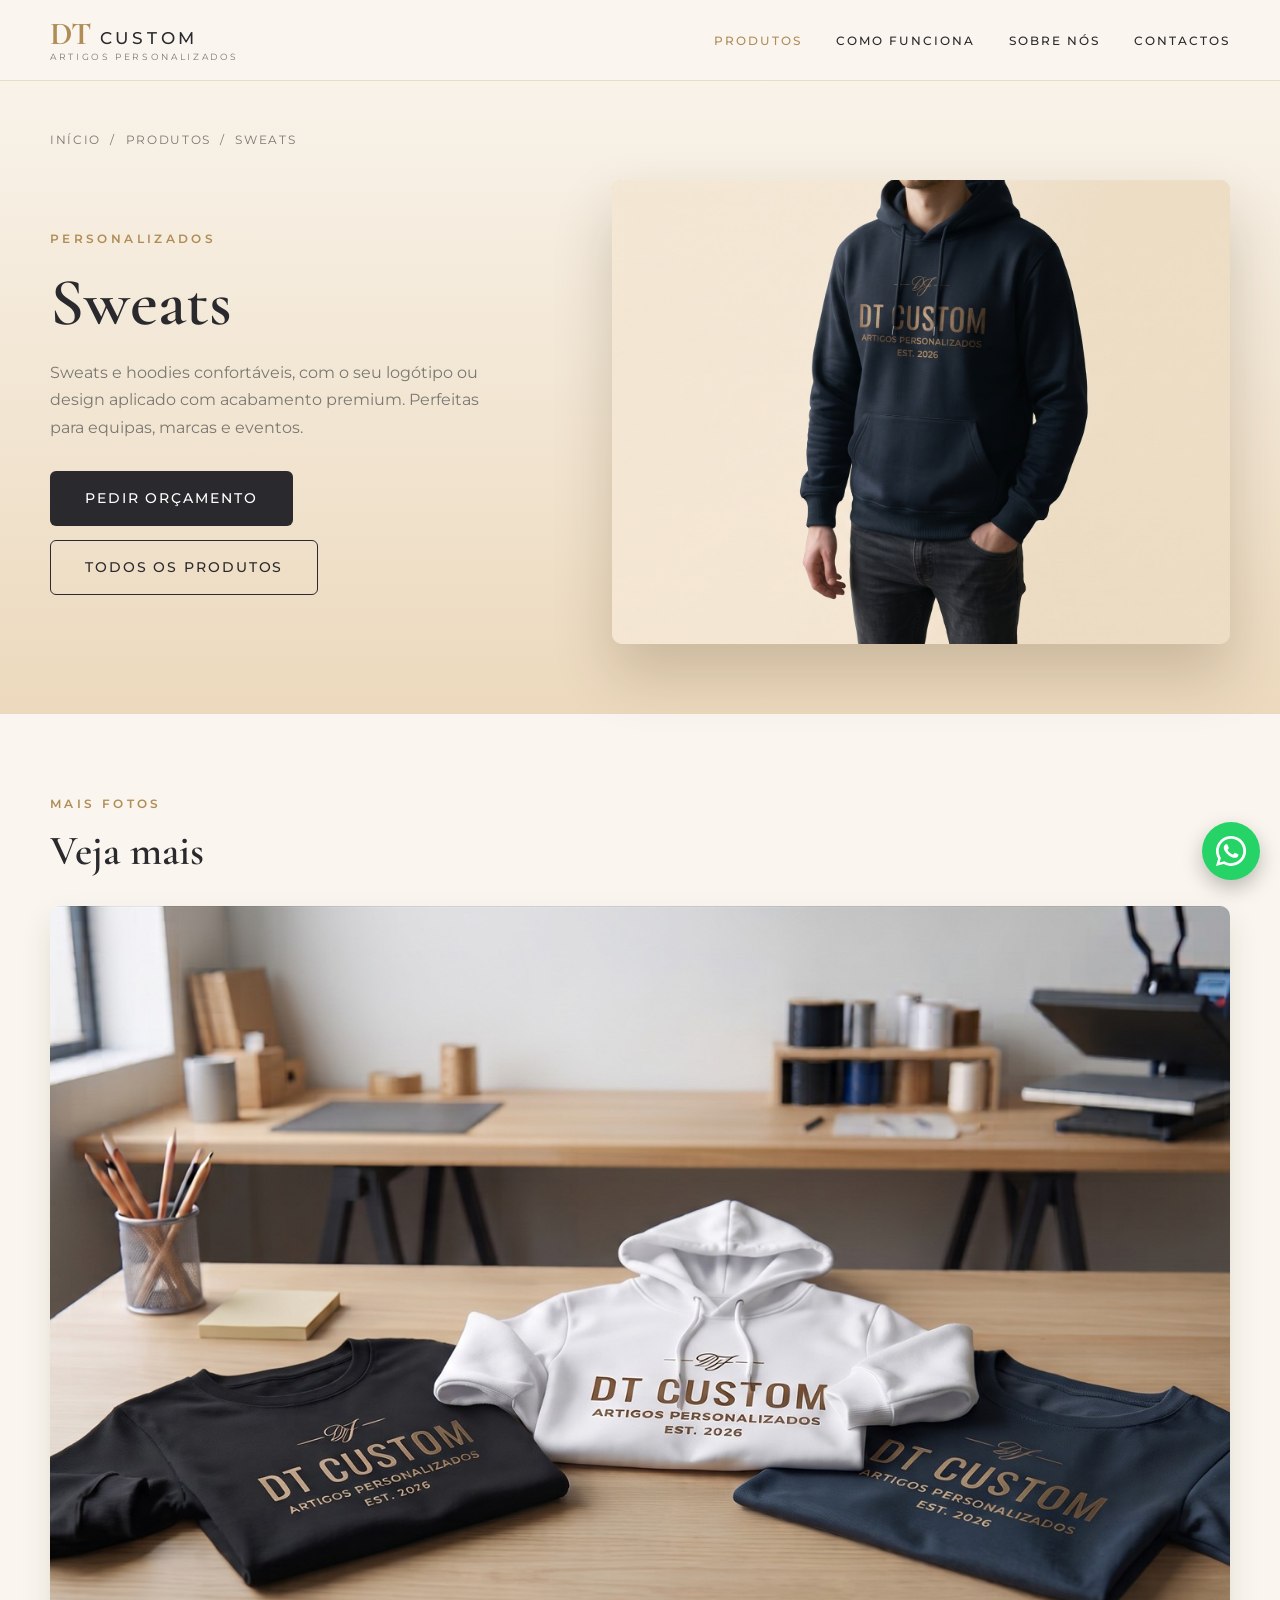
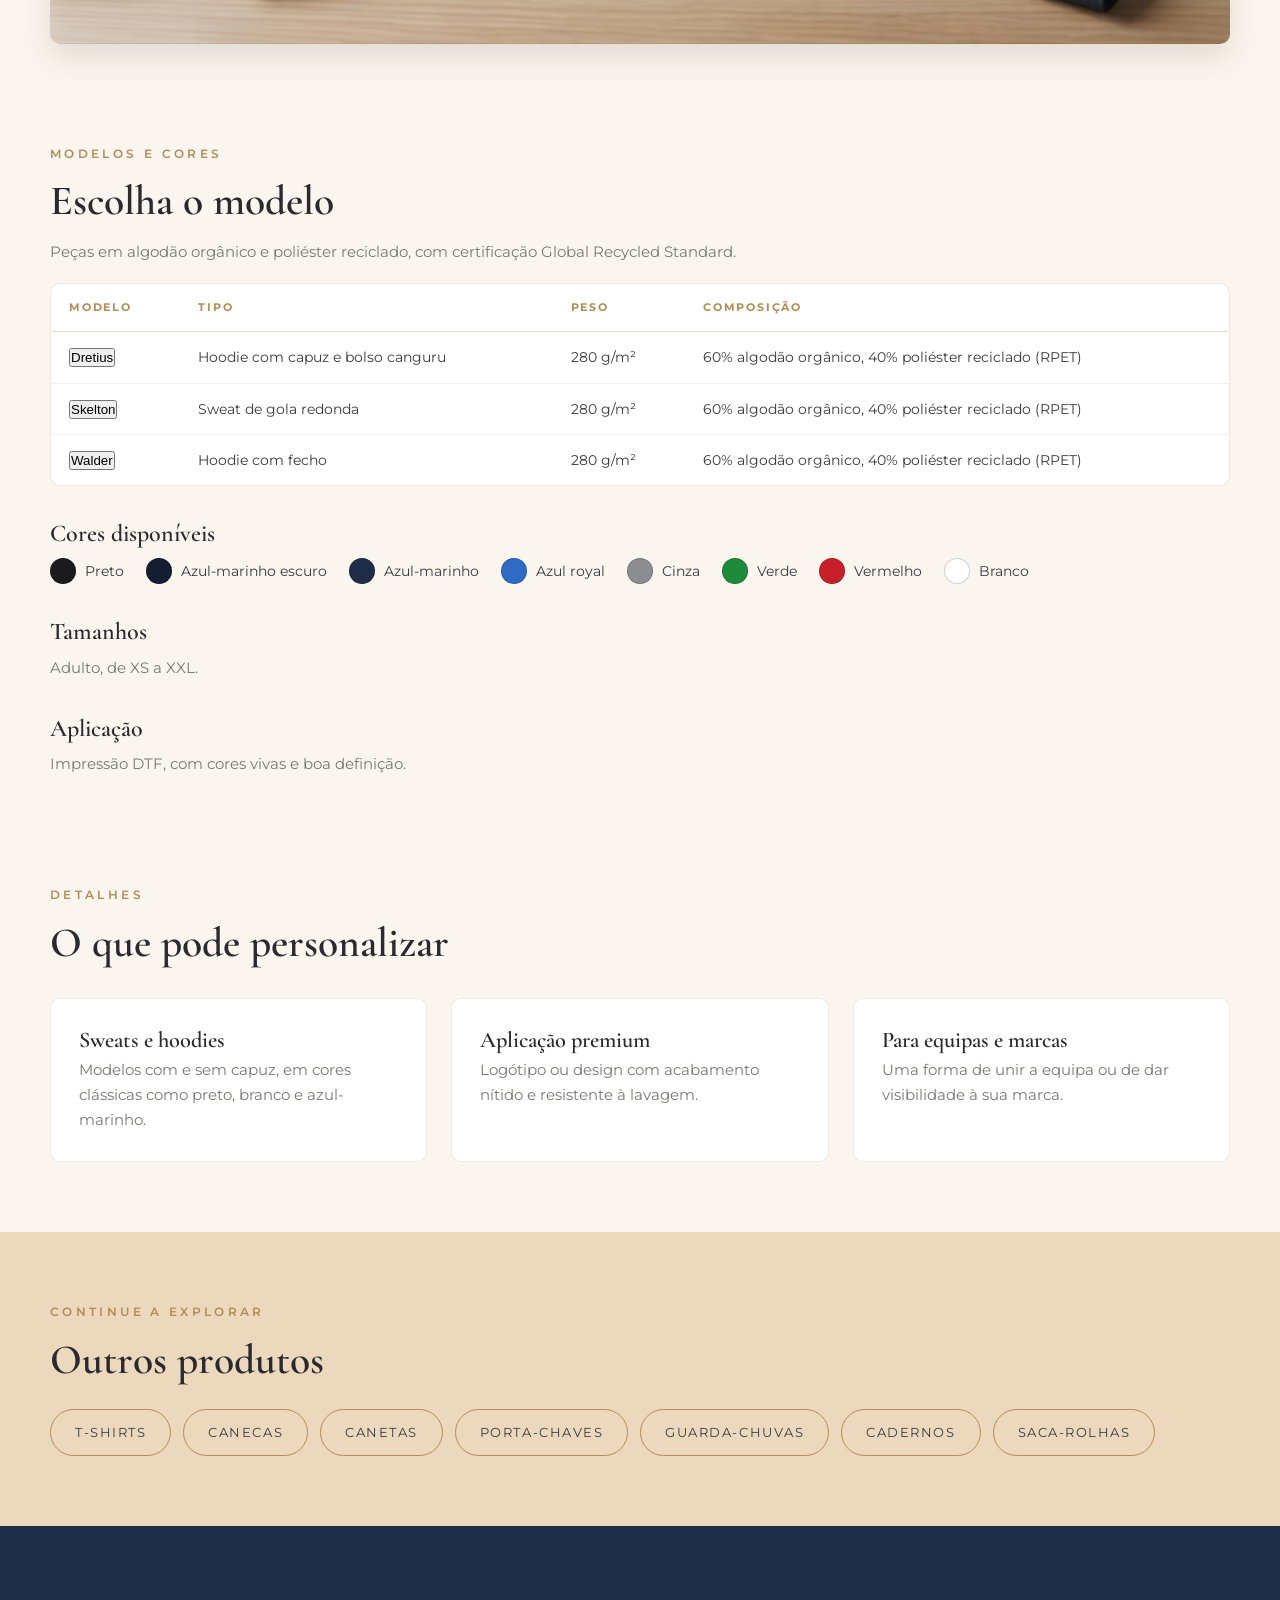
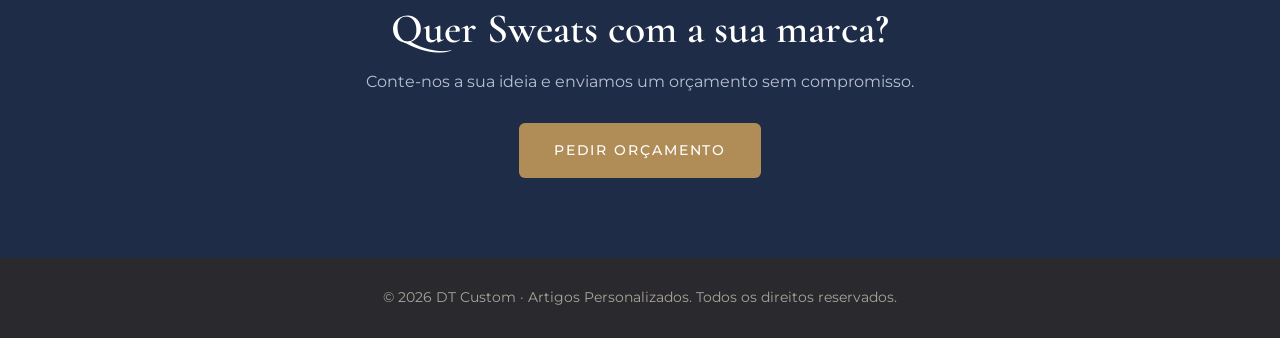
<file: produtos/sweats.html>
<!DOCTYPE html>
<html lang="pt-PT">
<head>
  <meta charset="UTF-8">
  <meta name="viewport" content="width=device-width, initial-scale=1.0">
  <title>Sweats personalizados | DT Custom</title>
  <meta name="description" content="Sweats personalizados pela DT Custom. Sweats e hoodies confortáveis, com o seu logótipo ou design aplicado com acabamento premium. Perfeitas para equipas, marcas e eventos.">
  <link rel="preconnect" href="https://fonts.googleapis.com">
  <link rel="preconnect" href="https://fonts.gstatic.com" crossorigin>
  <link href="https://fonts.googleapis.com/css2?family=Cormorant+Garamond:wght@500;600;700&family=Montserrat:wght@400;500;600&display=swap" rel="stylesheet">
  <link rel="stylesheet" href="estilo.css">
</head>
<body>

  <header>
    <nav class="container nav">
      <a href="../site.html" class="logo" aria-label="DT Custom">
        <b>DT<small>CUSTOM</small></b>
        <span>ARTIGOS PERSONALIZADOS</span>
      </a>
      <button class="menu-btn" aria-label="Abrir menu" onclick="document.querySelector('.menu').classList.toggle('aberto')">☰</button>
      <ul class="menu">
        <li class="tem-sub">
          <a href="../site.html#produtos" class="ativo">Produtos</a>
          <ul class="submenu">
            <li><a href="t-shirts.html" >T-shirts</a></li>
            <li><a href="sweats.html" class="ativo">Sweats</a></li>
            <li><a href="canecas.html" >Canecas</a></li>
            <li><a href="canetas.html" >Canetas</a></li>
            <li><a href="porta-chaves.html" >Porta-chaves</a></li>
            <li><a href="guarda-chuvas.html" >Guarda-chuvas</a></li>
            <li><a href="cadernos.html" >Cadernos</a></li>
            <li><a href="saca-rolhas.html" >Saca-rolhas</a></li>
          </ul>
        </li>
        <li><a href="../site.html#processo">Como funciona</a></li>
        <li><a href="../site.html#sobre">Sobre nós</a></li>
        <li><a href="../site.html#contactos">Contactos</a></li>
      </ul>
    </nav>
  </header>

  <section class="prod-hero">
    <div class="container">
      <p class="migalhas"><a href="../site.html">Início</a> &nbsp;/&nbsp; <a href="../site.html#produtos">Produtos</a> &nbsp;/&nbsp; Sweats</p>
      <div class="prod-grid">
        <div>
          <span class="tag">Personalizados</span>
          <h1>Sweats</h1>
          <p>Sweats e hoodies confortáveis, com o seu logótipo ou design aplicado com acabamento premium. Perfeitas para equipas, marcas e eventos.</p>
          <div class="botoes">
            <a href="../site.html?produto=Sweats#contactos" class="btn btn-principal">Pedir orçamento</a>
            <a href="../site.html#produtos" class="btn btn-contorno">Todos os produtos</a>
          </div>
        </div>
        <div class="prod-foto alta" data-full="../IMG/sweat_homem.jpg"><img src="../IMG/web/sweat_homem.jpg" alt="Sweats personalizados DT Custom"></div>
      </div>
    </div>
  </section>

  <section class="extras"><div class="container"><span class="tag">Mais fotos</span><h2>Veja mais</h2><div class="extras-grid"><div class="extra" data-full="../IMG/sweats.jpg"><img src="../IMG/web/sweats.jpg" alt="Sweats DT Custom" loading="lazy"></div></div></div></section>

  <section class="modelos"><div class="container"><span class="tag">Modelos e cores</span><h2>Escolha o modelo</h2><p class="nota">Peças em algodão orgânico e poliéster reciclado, com certificação Global Recycled Standard.</p><div class="tabela-wrap"><table class="tabela"><thead><tr><th>Modelo</th><th>Tipo</th><th>Peso</th><th>Composição</th></tr></thead><tbody><tr><td><button type="button" class="ver-modelo" data-modelo="dretius" data-nome="Dretius">Dretius</button></td><td>Hoodie com capuz e bolso canguru</td><td>280 g/m²</td><td>60% algodão orgânico, 40% poliéster reciclado (RPET)</td></tr><tr><td><button type="button" class="ver-modelo" data-modelo="skelton" data-nome="Skelton">Skelton</button></td><td>Sweat de gola redonda</td><td>280 g/m²</td><td>60% algodão orgânico, 40% poliéster reciclado (RPET)</td></tr><tr><td><button type="button" class="ver-modelo" data-modelo="walder" data-nome="Walder">Walder</button></td><td>Hoodie com fecho</td><td>280 g/m²</td><td>60% algodão orgânico, 40% poliéster reciclado (RPET)</td></tr></tbody></table></div><h3 class="sub">Cores disponíveis</h3><div class="cores"><span class="cor" title="Preto"><i style="background:#1b1b1d"></i>Preto</span><span class="cor" title="Azul-marinho escuro"><i style="background:#161d33"></i>Azul-marinho escuro</span><span class="cor" title="Azul-marinho"><i style="background:#1f2c47"></i>Azul-marinho</span><span class="cor" title="Azul royal"><i style="background:#2f6bc4"></i>Azul royal</span><span class="cor" title="Cinza"><i style="background:#8b8d91"></i>Cinza</span><span class="cor" title="Verde"><i style="background:#1e8a3c"></i>Verde</span><span class="cor" title="Vermelho"><i style="background:#c8202b"></i>Vermelho</span><span class="cor" title="Branco"><i style="background:#ffffff"></i>Branco</span></div><h3 class="sub">Tamanhos</h3><p class="nota">Adulto, de XS a XXL.</p><h3 class="sub">Aplicação</h3><p class="nota">Impressão DTF, com cores vivas e boa definição.</p></div></section>

  <section class="detalhes">
    <div class="container">
      <span class="tag">Detalhes</span>
      <h2>O que pode personalizar</h2>
      <div class="detalhes-grid">
        <div class="detalhe"><h3>Sweats e hoodies</h3><p>Modelos com e sem capuz, em cores clássicas como preto, branco e azul-marinho.</p></div>
        <div class="detalhe"><h3>Aplicação premium</h3><p>Logótipo ou design com acabamento nítido e resistente à lavagem.</p></div>
        <div class="detalhe"><h3>Para equipas e marcas</h3><p>Uma forma de unir a equipa ou de dar visibilidade à sua marca.</p></div>
      </div>
    </div>
  </section>

  <section class="outros">
    <div class="container">
      <span class="tag">Continue a explorar</span>
      <h2>Outros produtos</h2>
      <div class="outros-lista">
        <a href="t-shirts.html">T-shirts</a>
        <a href="canecas.html">Canecas</a>
        <a href="canetas.html">Canetas</a>
        <a href="porta-chaves.html">Porta-chaves</a>
        <a href="guarda-chuvas.html">Guarda-chuvas</a>
        <a href="cadernos.html">Cadernos</a>
        <a href="saca-rolhas.html">Saca-rolhas</a>
      </div>
    </div>
  </section>

  <section class="cta">
    <div class="container">
      <h2>Quer Sweats com a sua marca?</h2>
      <p>Conte-nos a sua ideia e enviamos um orçamento sem compromisso.</p>
      <a href="../site.html?produto=Sweats#contactos" class="btn btn-principal">Pedir orçamento</a>
    </div>
  </section>

  <footer>
    <div class="container">© <span id="ano"></span> DT Custom · Artigos Personalizados. Todos os direitos reservados.</div>
  </footer>

  <a class="whatsapp" href="https://wa.me/351939630618" target="_blank" rel="noopener" aria-label="Falar no WhatsApp">
    <svg viewBox="0 0 24 24"><path d="M17.5 14.4c-.3-.1-1.7-.8-2-.9-.3-.1-.5-.1-.7.1-.2.3-.8.9-.9 1.1-.2.2-.3.2-.6.1-.3-.1-1.2-.5-2.3-1.4-.9-.8-1.4-1.7-1.6-2-.2-.3 0-.5.1-.6l.4-.5c.1-.2.2-.3.3-.5.1-.2 0-.4 0-.5l-.9-2.2c-.2-.6-.5-.5-.7-.5h-.6c-.2 0-.5.1-.8.4-.3.3-1 1-1 2.4s1 2.8 1.2 3c.1.2 2 3.1 4.9 4.3.7.3 1.2.5 1.7.6.7.2 1.3.2 1.8.1.6-.1 1.7-.7 1.9-1.4.2-.7.2-1.2.2-1.4-.1-.1-.3-.2-.6-.3zM12 21.8c-1.8 0-3.5-.5-5-1.4l-.4-.2-3.7 1 1-3.6-.2-.4A9.8 9.8 0 1112 21.8zM12 0a12 12 0 00-10.3 18.1L0 24l6.1-1.6A12 12 0 1012 0z"/></svg>
  </a>

  <div class="lightbox" id="lightbox"><button aria-label="Fechar">×</button><img alt=""></div>

  <div class="modelo-pop" id="modeloPop" role="dialog" aria-modal="true" aria-label="Foto do modelo">
    <div class="modelo-card">
      <button type="button" class="modelo-fechar" aria-label="Fechar">×</button>
      <div class="modelo-foto"><img id="modeloImg" alt=""><p id="modeloSem">Foto em breve</p></div>
      <h3 id="modeloNome"></h3>
      <a class="btn btn-principal" href="../site.html?produto=Sweats#contactos">Pedir orçamento</a>
    </div>
  </div>

  <script>
    document.getElementById('ano').textContent = new Date().getFullYear();
    var lb = document.getElementById('lightbox');
    document.querySelectorAll('[data-full]').forEach(function (el) {
      el.addEventListener('click', function () {
        lb.querySelector('img').src = el.dataset.full;
        lb.classList.add('aberto');
      });
    });
    lb.addEventListener('click', function () { lb.classList.remove('aberto'); });

    // Clicar no nome de um modelo abre uma pequena foto
    var pop = document.getElementById('modeloPop');
    var pImg = document.getElementById('modeloImg');
    var pSem = document.getElementById('modeloSem');
    document.addEventListener('click', function (e) {
      var b = e.target.closest('.ver-modelo');
      if (b) {
        document.getElementById('modeloNome').textContent = b.dataset.nome;
        pImg.style.display = 'none'; pSem.style.display = 'block';
        pImg.onload = function () { pImg.style.display = 'block'; pSem.style.display = 'none'; };
        pImg.onerror = function () { pImg.style.display = 'none'; pSem.style.display = 'block'; };
        pImg.src = '../IMG/modelos/' + b.dataset.modelo + '.jpg';
        pop.classList.add('aberto');
        return;
      }
      if (e.target === pop || e.target.closest('.modelo-fechar')) pop.classList.remove('aberto');
    });

    document.addEventListener('keydown', function (e) { if (e.key === 'Escape') { lb.classList.remove('aberto'); pop.classList.remove('aberto'); } });
  </script>
</body>
</html>
</file>
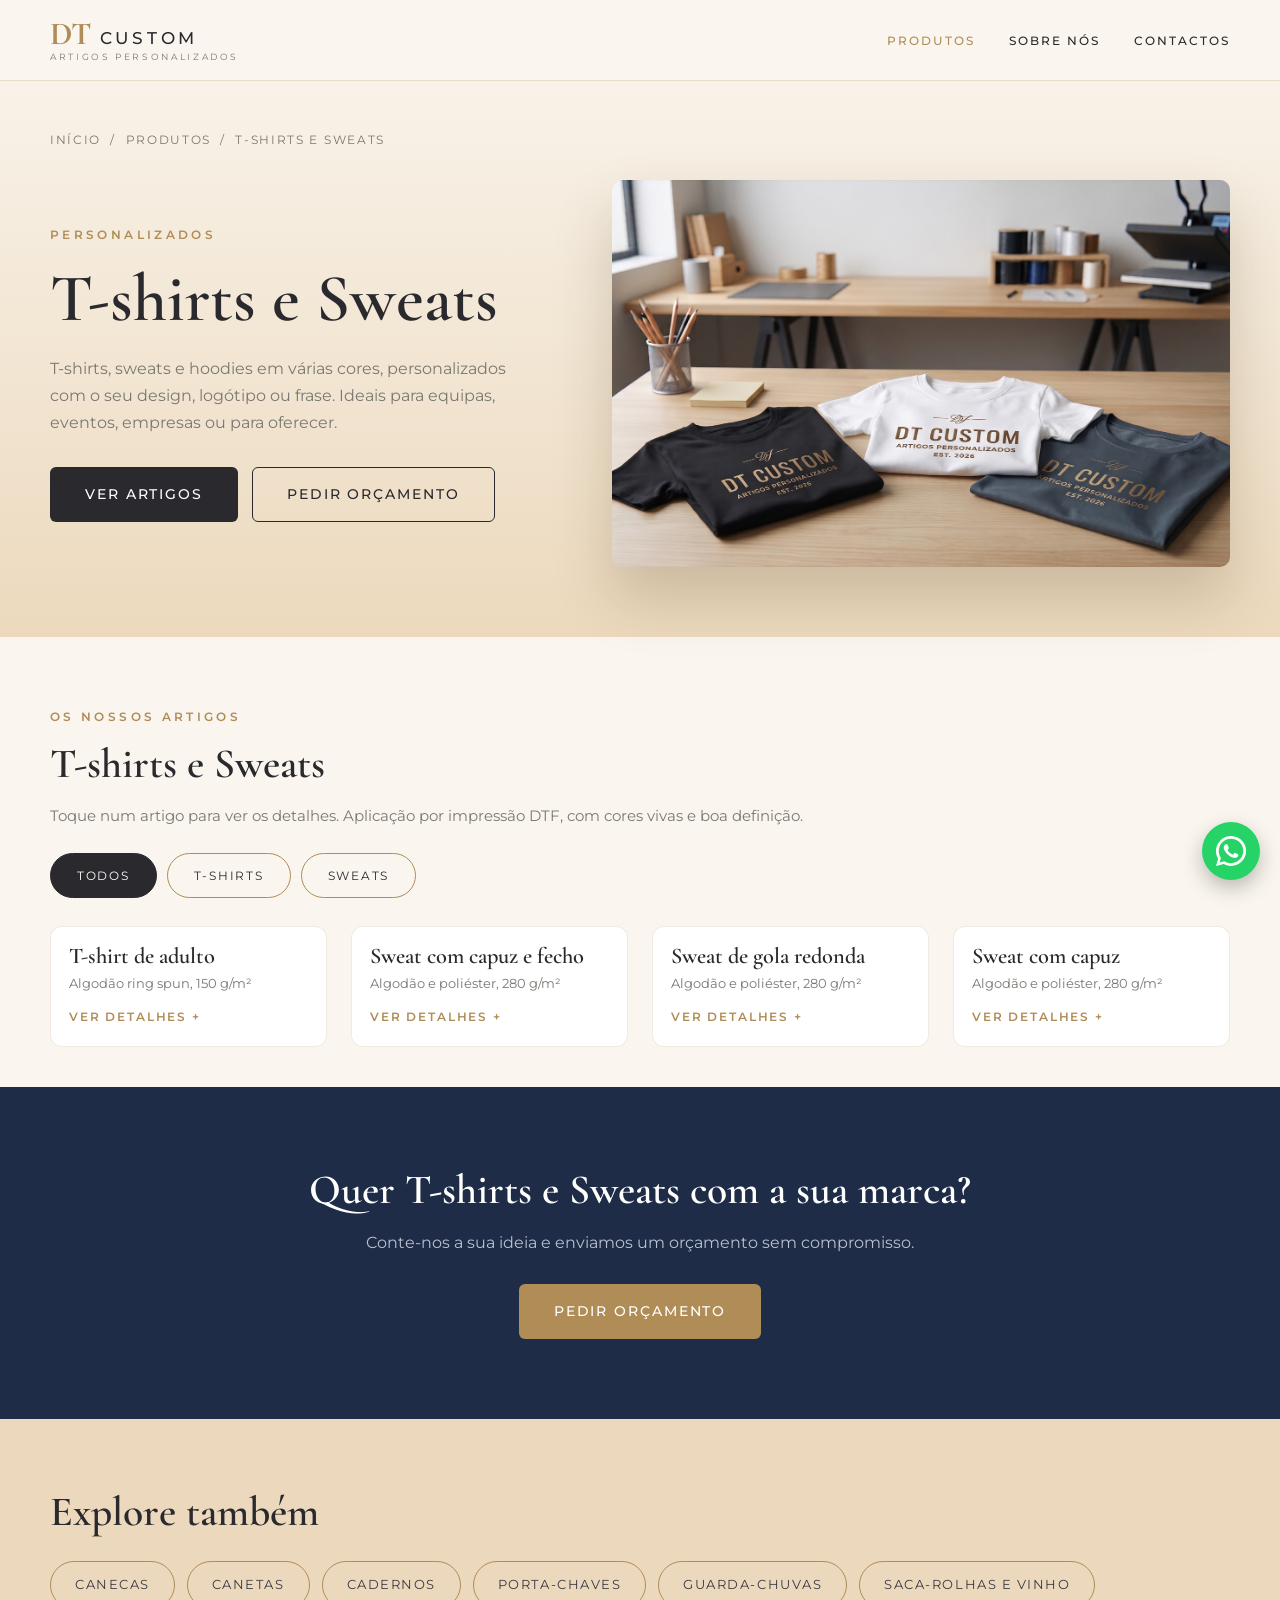
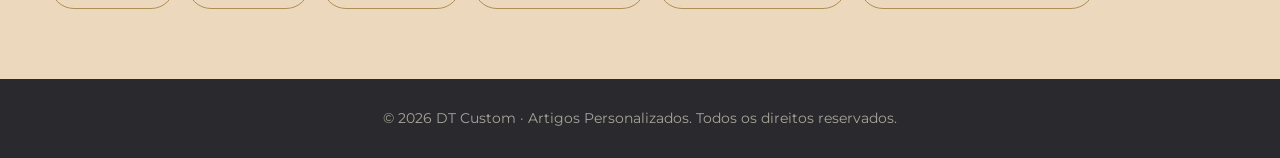
<file: produtos/t-shirts-e-sweats.html>
<!DOCTYPE html>
<html lang="pt-PT">
<head>
  <meta charset="UTF-8">
  <meta name="viewport" content="width=device-width, initial-scale=1.0">
  <title>T-shirts e Sweats personalizados | DT Custom</title>
  <meta name="description" content="T-shirts e Sweats personalizados pela DT Custom. T-shirts, sweats e hoodies em várias cores, personalizados com o seu design, logótipo ou frase. Ideais para equipas, eventos, empresas ou para oferecer.">
  <link rel="preconnect" href="https://fonts.googleapis.com">
  <link rel="preconnect" href="https://fonts.gstatic.com" crossorigin>
  <link href="https://fonts.googleapis.com/css2?family=Cormorant+Garamond:wght@500;600;700&family=Montserrat:wght@400;500;600&display=swap" rel="stylesheet">
  <link rel="stylesheet" href="estilo.css">
</head>
<body>

  <header>
    <nav class="container nav">
      <a href="../site.html" class="logo" aria-label="DT Custom">
        <b>DT<small>CUSTOM</small></b>
        <span>ARTIGOS PERSONALIZADOS</span>
      </a>
      <button class="menu-btn" aria-label="Abrir menu" onclick="document.querySelector('.menu').classList.toggle('aberto')">☰</button>
      <ul class="menu">
        <li class="tem-sub">
          <a href="../site.html#mais-vendidos" class="ativo">Produtos</a>
          <ul class="submenu">
            <li><a href="t-shirts-e-sweats.html" class="ativo">T-shirts e Sweats</a></li>
            <li><a href="canecas.html" >Canecas</a></li>
            <li><a href="canetas.html" >Canetas</a></li>
            <li><a href="cadernos.html" >Cadernos</a></li>
            <li><a href="porta-chaves.html" >Porta-chaves</a></li>
            <li><a href="guarda-chuvas.html" >Guarda-chuvas</a></li>
            <li><a href="saca-rolhas.html" >Saca-rolhas e vinho</a></li>
          </ul>
        </li>
        <li><a href="../site.html#sobre">Sobre nós</a></li>
        <li><a href="../site.html#contactos">Contactos</a></li>
      </ul>
    </nav>
  </header>

  <section class="prod-hero">
    <div class="container">
      <p class="migalhas"><a href="../site.html">Início</a> &nbsp;/&nbsp; <a href="../site.html#mais-vendidos">Produtos</a> &nbsp;/&nbsp; T-shirts e Sweats</p>
      <div class="prod-grid">
        <div>
          <span class="tag">Personalizados</span>
          <h1>T-shirts e Sweats</h1>
          <p>T-shirts, sweats e hoodies em várias cores, personalizados com o seu design, logótipo ou frase. Ideais para equipas, eventos, empresas ou para oferecer.</p>
          <div class="botoes">
            <a href="#artigos" class="btn btn-principal">Ver artigos</a>
            <a href="../site.html?produto=T-shirts%20e%20Sweats#contactos" class="btn btn-contorno">Pedir orçamento</a>
          </div>
        </div>
        <div class="prod-foto sel" data-full="../IMG/web/t-shirts.jpg"><img src="../IMG/web/t-shirts.jpg" alt="T-shirts e Sweats personalizados DT Custom"></div>
      </div>
    </div>
  </section>

  <section class="artigos" id="artigos"><div class="container"><span class="tag">Os nossos artigos</span><h2>T-shirts e Sweats</h2><p class="nota">Toque num artigo para ver os detalhes. Aplicação por impressão DTF, com cores vivas e boa definição.</p><div class="abas"><button type="button" class="aba ativa" data-grupo="todos">Todos</button><button type="button" class="aba" data-grupo="T-shirts">T-shirts</button><button type="button" class="aba" data-grupo="Sweats">Sweats</button></div><div class="art-grid"><button type="button" class="art" data-grupo="T-shirts" data-img="../IMG/modelos/epika.jpg" data-titulo="T-shirt de adulto" data-info="Algodão ring spun, 150 g/m²|Tamanhos: S a 3XL" data-cores="ts"><span class="art-img sel" style="background-image:url('../IMG/modelos/epika.jpg')"></span><span class="art-tit">T-shirt de adulto</span><span class="art-sub">Algodão ring spun, 150 g/m²</span><span class="art-mais">Ver detalhes +</span></button><button type="button" class="art" data-grupo="Sweats" data-img="../IMG/modelos/astro.jpg" data-titulo="Sweat com capuz e fecho" data-info="Algodão e poliéster, 280 g/m²|Tamanhos: XS a 4XL" data-cores="sw"><span class="art-img sel" style="background-image:url('../IMG/modelos/astro.jpg')"></span><span class="art-tit">Sweat com capuz e fecho</span><span class="art-sub">Algodão e poliéster, 280 g/m²</span><span class="art-mais">Ver detalhes +</span></button><button type="button" class="art" data-grupo="Sweats" data-img="../IMG/modelos/cosmos.jpg" data-titulo="Sweat de gola redonda" data-info="Algodão e poliéster, 280 g/m²|Tamanhos: XS a 4XL" data-cores="sw"><span class="art-img sel" style="background-image:url('../IMG/modelos/cosmos.jpg')"></span><span class="art-tit">Sweat de gola redonda</span><span class="art-sub">Algodão e poliéster, 280 g/m²</span><span class="art-mais">Ver detalhes +</span></button><button type="button" class="art" data-grupo="Sweats" data-img="../IMG/modelos/draco.jpg" data-titulo="Sweat com capuz" data-info="Algodão e poliéster, 280 g/m²|Tamanhos: XS a 4XL" data-cores="sw"><span class="art-img sel" style="background-image:url('../IMG/modelos/draco.jpg')"></span><span class="art-tit">Sweat com capuz</span><span class="art-sub">Algodão e poliéster, 280 g/m²</span><span class="art-mais">Ver detalhes +</span></button></div></div><script>window.CORES={ts:[["Preto","#1b1b1d"],["Cinza","#8b8d91"],["Azul-marinho","#1f2c47"],["Azul royal","#1d5fc2"],["Turquesa","#1fa3c4"],["Azul claro","#5ec3ea"],["Verde escuro","#1f4d34"],["Verde","#1e8a3c"],["Amarelo","#f2c500"],["Laranja","#f08a1c"],["Vermelho","#c8202b"],["Fúcsia","#c01c7c"],["Rosa","#f6c9d4"],["Branco","#ffffff"]],sw:[["Preto","#1b1b1d"],["Cinza","#8b8d91"],["Azul-marinho","#1f2c47"],["Verde escuro","#3f4a38"],["Azul royal","#1d5fc2"],["Azul claro","#8ac8ee"],["Verde militar","#4a5a3a"],["Verde","#1e8a3c"],["Bege","#d4bf98"],["Amarelo","#f2c500"],["Laranja","#f08a1c"],["Bordô","#6e1a2c"],["Vermelho","#c8202b"],["Rosa","#f6c9d4"],["Branco","#ffffff"]]};</script></section>

  <section class="cta">
    <div class="container">
      <h2>Quer T-shirts e Sweats com a sua marca?</h2>
      <p>Conte-nos a sua ideia e enviamos um orçamento sem compromisso.</p>
      <a href="../site.html?produto=T-shirts%20e%20Sweats#contactos" class="btn btn-principal">Pedir orçamento</a>
    </div>
  </section>

  <section class="outros">
    <div class="container">
      <h2>Explore também</h2>
      <div class="outros-lista">
        <a href="canecas.html">Canecas</a>
        <a href="canetas.html">Canetas</a>
        <a href="cadernos.html">Cadernos</a>
        <a href="porta-chaves.html">Porta-chaves</a>
        <a href="guarda-chuvas.html">Guarda-chuvas</a>
        <a href="saca-rolhas.html">Saca-rolhas e vinho</a>
      </div>
    </div>
  </section>

  <footer>
    <div class="container">© <span id="ano"></span> DT Custom · Artigos Personalizados. Todos os direitos reservados.</div>
  </footer>

  <a class="whatsapp" href="https://wa.me/351939630618" target="_blank" rel="noopener" aria-label="Falar no WhatsApp">
    <svg viewBox="0 0 24 24"><path d="M17.5 14.4c-.3-.1-1.7-.8-2-.9-.3-.1-.5-.1-.7.1-.2.3-.8.9-.9 1.1-.2.2-.3.2-.6.1-.3-.1-1.2-.5-2.3-1.4-.9-.8-1.4-1.7-1.6-2-.2-.3 0-.5.1-.6l.4-.5c.1-.2.2-.3.3-.5.1-.2 0-.4 0-.5l-.9-2.2c-.2-.6-.5-.5-.7-.5h-.6c-.2 0-.5.1-.8.4-.3.3-1 1-1 2.4s1 2.8 1.2 3c.1.2 2 3.1 4.9 4.3.7.3 1.2.5 1.7.6.7.2 1.3.2 1.8.1.6-.1 1.7-.7 1.9-1.4.2-.7.2-1.2.2-1.4-.1-.1-.3-.2-.6-.3zM12 21.8c-1.8 0-3.5-.5-5-1.4l-.4-.2-3.7 1 1-3.6-.2-.4A9.8 9.8 0 1112 21.8zM12 0a12 12 0 00-10.3 18.1L0 24l6.1-1.6A12 12 0 1012 0z"/></svg>
  </a>

  <div class="lightbox" id="lightbox"><button aria-label="Fechar">×</button><img alt=""></div>

  <!-- Janela de detalhe do artigo -->
  <div class="modelo-pop" id="modeloPop" role="dialog" aria-modal="true" aria-label="Detalhe do artigo">
    <div class="modelo-card">
      <button type="button" class="modelo-fechar" aria-label="Fechar">×</button>
      <div class="modelo-foto sel"><img id="modeloImg" alt=""></div>
      <div class="modelo-corpo">
        <h3 id="modeloNome"></h3>
        <ul id="modeloInfo" class="modelo-info"></ul>
        <div id="modeloCores" class="modelo-cores"></div>
        <a class="btn btn-principal" href="../site.html?produto=T-shirts%20e%20Sweats#contactos">Pedir orçamento</a>
      </div>
    </div>
  </div>

  <script>
    document.getElementById('ano').textContent = new Date().getFullYear();

    // Ampliar a foto principal
    var lb = document.getElementById('lightbox');
    document.querySelectorAll('.prod-foto[data-full]').forEach(function (el) {
      el.addEventListener('click', function () { lb.querySelector('img').src = el.dataset.full; lb.classList.add('aberto'); });
    });
    lb.addEventListener('click', function () { lb.classList.remove('aberto'); });

    // Separadores (filtro por grupo)
    var abas = document.querySelectorAll('.aba');
    abas.forEach(function (aba) {
      aba.addEventListener('click', function () {
        abas.forEach(function (a) { a.classList.remove('ativa'); });
        aba.classList.add('ativa');
        var g = aba.dataset.grupo;
        document.querySelectorAll('.art').forEach(function (c) { c.style.display = (g === 'todos' || c.dataset.grupo === g) ? '' : 'none'; });
      });
    });

    // Janela de detalhe
    var pop = document.getElementById('modeloPop');
    document.addEventListener('click', function (e) {
      var b = e.target.closest('.art');
      if (b) {
        document.getElementById('modeloNome').textContent = b.dataset.titulo;
        document.getElementById('modeloImg').src = b.dataset.img;
        var ul = document.getElementById('modeloInfo'); ul.innerHTML = '';
        (b.dataset.info || '').split('|').forEach(function (t) { if (t) { var li = document.createElement('li'); li.textContent = t; ul.appendChild(li); } });
        var cd = document.getElementById('modeloCores'); cd.innerHTML = '';
        var lista = (window.CORES || {})[b.dataset.cores] || [];
        lista.forEach(function (c) { var s = document.createElement('span'); s.className = 'bola'; s.title = c[0]; s.style.background = c[1]; cd.appendChild(s); });
        pop.classList.add('aberto');
        return;
      }
      if (e.target === pop || e.target.closest('.modelo-fechar')) pop.classList.remove('aberto');
    });
    document.addEventListener('keydown', function (e) { if (e.key === 'Escape') { lb.classList.remove('aberto'); pop.classList.remove('aberto'); } });
  </script>
</body>
</html>
</file>
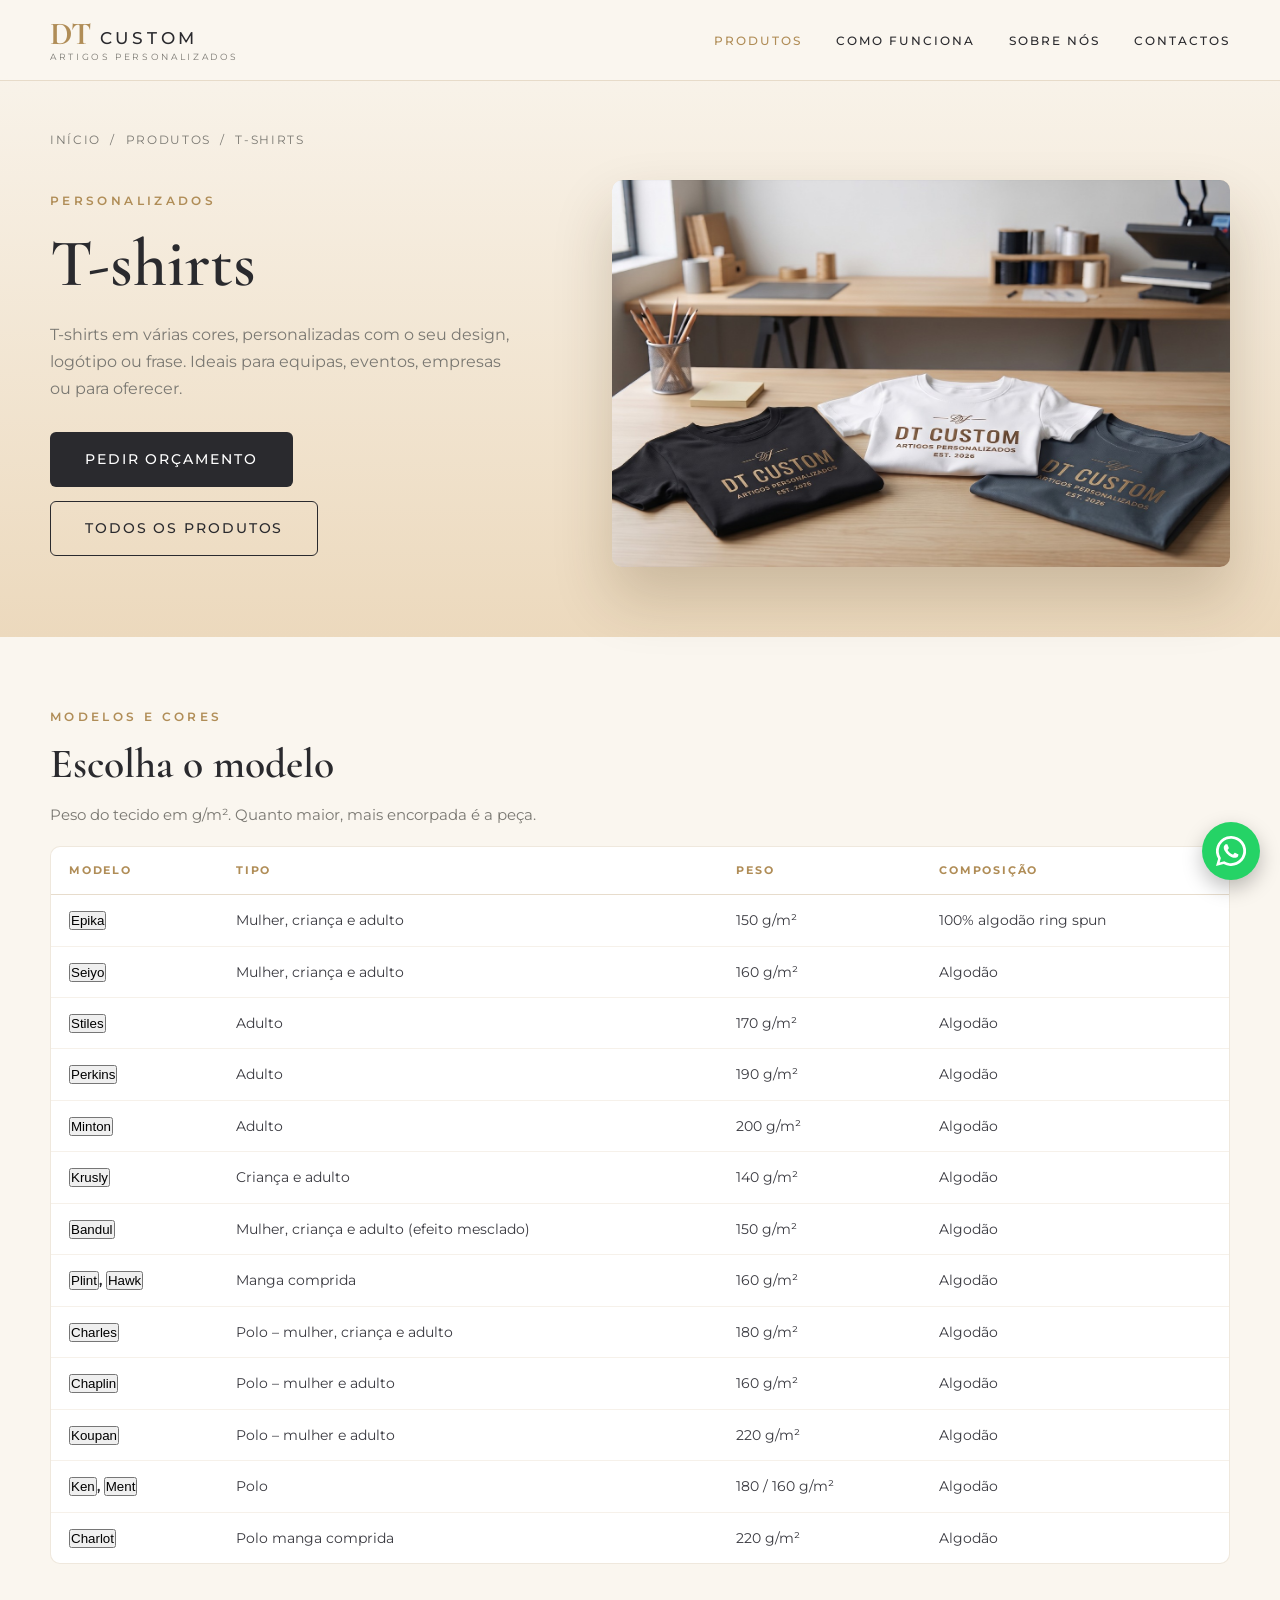
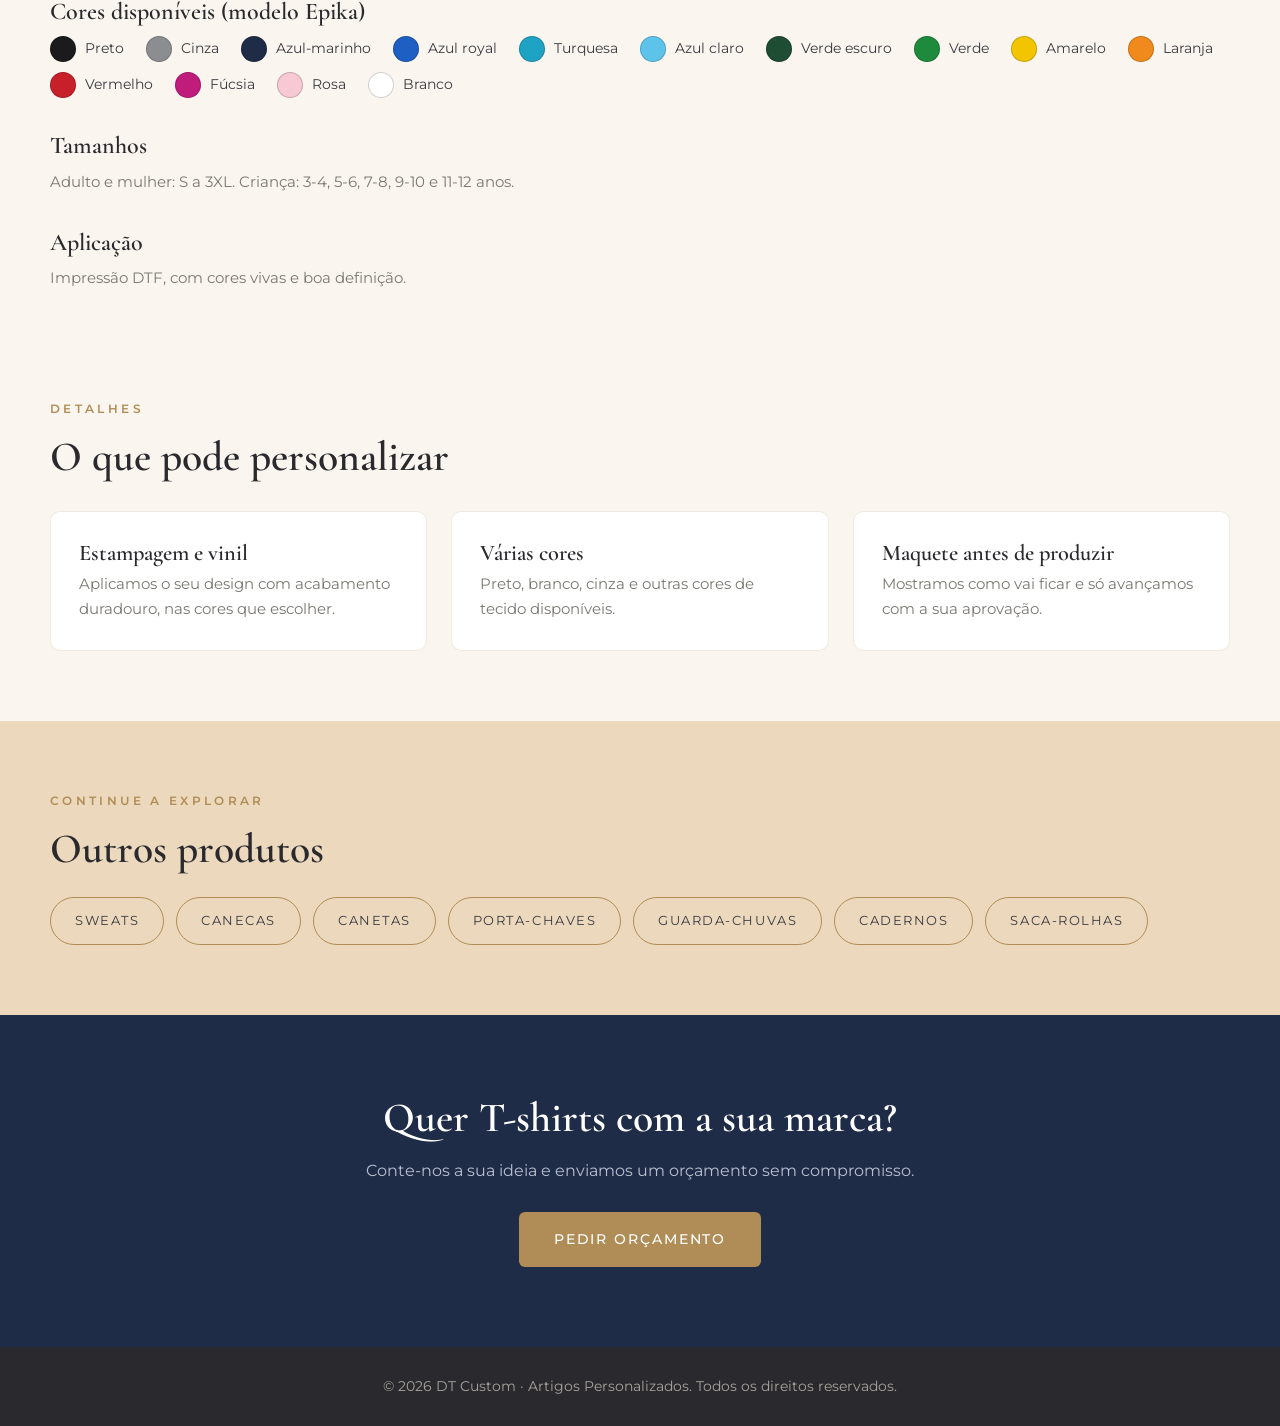
<file: produtos/t-shirts.html>
<!DOCTYPE html>
<html lang="pt-PT">
<head>
  <meta charset="UTF-8">
  <meta name="viewport" content="width=device-width, initial-scale=1.0">
  <title>T-shirts personalizados | DT Custom</title>
  <meta name="description" content="T-shirts personalizados pela DT Custom. T-shirts em várias cores, personalizadas com o seu design, logótipo ou frase. Ideais para equipas, eventos, empresas ou para oferecer.">
  <link rel="preconnect" href="https://fonts.googleapis.com">
  <link rel="preconnect" href="https://fonts.gstatic.com" crossorigin>
  <link href="https://fonts.googleapis.com/css2?family=Cormorant+Garamond:wght@500;600;700&family=Montserrat:wght@400;500;600&display=swap" rel="stylesheet">
  <link rel="stylesheet" href="estilo.css">
</head>
<body>

  <header>
    <nav class="container nav">
      <a href="../site.html" class="logo" aria-label="DT Custom">
        <b>DT<small>CUSTOM</small></b>
        <span>ARTIGOS PERSONALIZADOS</span>
      </a>
      <button class="menu-btn" aria-label="Abrir menu" onclick="document.querySelector('.menu').classList.toggle('aberto')">☰</button>
      <ul class="menu">
        <li class="tem-sub">
          <a href="../site.html#produtos" class="ativo">Produtos</a>
          <ul class="submenu">
            <li><a href="t-shirts.html" class="ativo">T-shirts</a></li>
            <li><a href="sweats.html" >Sweats</a></li>
            <li><a href="canecas.html" >Canecas</a></li>
            <li><a href="canetas.html" >Canetas</a></li>
            <li><a href="porta-chaves.html" >Porta-chaves</a></li>
            <li><a href="guarda-chuvas.html" >Guarda-chuvas</a></li>
            <li><a href="cadernos.html" >Cadernos</a></li>
            <li><a href="saca-rolhas.html" >Saca-rolhas</a></li>
          </ul>
        </li>
        <li><a href="../site.html#processo">Como funciona</a></li>
        <li><a href="../site.html#sobre">Sobre nós</a></li>
        <li><a href="../site.html#contactos">Contactos</a></li>
      </ul>
    </nav>
  </header>

  <section class="prod-hero">
    <div class="container">
      <p class="migalhas"><a href="../site.html">Início</a> &nbsp;/&nbsp; <a href="../site.html#produtos">Produtos</a> &nbsp;/&nbsp; T-shirts</p>
      <div class="prod-grid">
        <div>
          <span class="tag">Personalizados</span>
          <h1>T-shirts</h1>
          <p>T-shirts em várias cores, personalizadas com o seu design, logótipo ou frase. Ideais para equipas, eventos, empresas ou para oferecer.</p>
          <div class="botoes">
            <a href="../site.html?produto=T-shirts#contactos" class="btn btn-principal">Pedir orçamento</a>
            <a href="../site.html#produtos" class="btn btn-contorno">Todos os produtos</a>
          </div>
        </div>
        <div class="prod-foto" data-full="../IMG/t-shirts.jpg"><img src="../IMG/web/t-shirts.jpg" alt="T-shirts personalizados DT Custom"></div>
      </div>
    </div>
  </section>

  

  <section class="modelos"><div class="container"><span class="tag">Modelos e cores</span><h2>Escolha o modelo</h2><p class="nota">Peso do tecido em g/m². Quanto maior, mais encorpada é a peça.</p><div class="tabela-wrap"><table class="tabela"><thead><tr><th>Modelo</th><th>Tipo</th><th>Peso</th><th>Composição</th></tr></thead><tbody><tr><td><button type="button" class="ver-modelo" data-modelo="epika" data-nome="Epika">Epika</button></td><td>Mulher, criança e adulto</td><td>150 g/m²</td><td>100% algodão ring spun</td></tr><tr><td><button type="button" class="ver-modelo" data-modelo="seiyo" data-nome="Seiyo">Seiyo</button></td><td>Mulher, criança e adulto</td><td>160 g/m²</td><td>Algodão</td></tr><tr><td><button type="button" class="ver-modelo" data-modelo="stiles" data-nome="Stiles">Stiles</button></td><td>Adulto</td><td>170 g/m²</td><td>Algodão</td></tr><tr><td><button type="button" class="ver-modelo" data-modelo="perkins" data-nome="Perkins">Perkins</button></td><td>Adulto</td><td>190 g/m²</td><td>Algodão</td></tr><tr><td><button type="button" class="ver-modelo" data-modelo="minton" data-nome="Minton">Minton</button></td><td>Adulto</td><td>200 g/m²</td><td>Algodão</td></tr><tr><td><button type="button" class="ver-modelo" data-modelo="krusly" data-nome="Krusly">Krusly</button></td><td>Criança e adulto</td><td>140 g/m²</td><td>Algodão</td></tr><tr><td><button type="button" class="ver-modelo" data-modelo="bandul" data-nome="Bandul">Bandul</button></td><td>Mulher, criança e adulto (efeito mesclado)</td><td>150 g/m²</td><td>Algodão</td></tr><tr><td><button type="button" class="ver-modelo" data-modelo="plint" data-nome="Plint">Plint</button>, <button type="button" class="ver-modelo" data-modelo="hawk" data-nome="Hawk">Hawk</button></td><td>Manga comprida</td><td>160 g/m²</td><td>Algodão</td></tr><tr><td><button type="button" class="ver-modelo" data-modelo="charles" data-nome="Charles">Charles</button></td><td>Polo – mulher, criança e adulto</td><td>180 g/m²</td><td>Algodão</td></tr><tr><td><button type="button" class="ver-modelo" data-modelo="chaplin" data-nome="Chaplin">Chaplin</button></td><td>Polo – mulher e adulto</td><td>160 g/m²</td><td>Algodão</td></tr><tr><td><button type="button" class="ver-modelo" data-modelo="koupan" data-nome="Koupan">Koupan</button></td><td>Polo – mulher e adulto</td><td>220 g/m²</td><td>Algodão</td></tr><tr><td><button type="button" class="ver-modelo" data-modelo="ken" data-nome="Ken">Ken</button>, <button type="button" class="ver-modelo" data-modelo="ment" data-nome="Ment">Ment</button></td><td>Polo</td><td>180 / 160 g/m²</td><td>Algodão</td></tr><tr><td><button type="button" class="ver-modelo" data-modelo="charlot" data-nome="Charlot">Charlot</button></td><td>Polo manga comprida</td><td>220 g/m²</td><td>Algodão</td></tr></tbody></table></div><h3 class="sub">Cores disponíveis (modelo Epika)</h3><div class="cores"><span class="cor" title="Preto"><i style="background:#1b1b1d"></i>Preto</span><span class="cor" title="Cinza"><i style="background:#8b8d91"></i>Cinza</span><span class="cor" title="Azul-marinho"><i style="background:#1f2c47"></i>Azul-marinho</span><span class="cor" title="Azul royal"><i style="background:#1d5fc2"></i>Azul royal</span><span class="cor" title="Turquesa"><i style="background:#1fa3c4"></i>Turquesa</span><span class="cor" title="Azul claro"><i style="background:#5ec3ea"></i>Azul claro</span><span class="cor" title="Verde escuro"><i style="background:#1f4d34"></i>Verde escuro</span><span class="cor" title="Verde"><i style="background:#1e8a3c"></i>Verde</span><span class="cor" title="Amarelo"><i style="background:#f2c500"></i>Amarelo</span><span class="cor" title="Laranja"><i style="background:#f08a1c"></i>Laranja</span><span class="cor" title="Vermelho"><i style="background:#c8202b"></i>Vermelho</span><span class="cor" title="Fúcsia"><i style="background:#c01c7c"></i>Fúcsia</span><span class="cor" title="Rosa"><i style="background:#f6c9d4"></i>Rosa</span><span class="cor" title="Branco"><i style="background:#ffffff"></i>Branco</span></div><h3 class="sub">Tamanhos</h3><p class="nota">Adulto e mulher: S a 3XL. Criança: 3-4, 5-6, 7-8, 9-10 e 11-12 anos.</p><h3 class="sub">Aplicação</h3><p class="nota">Impressão DTF, com cores vivas e boa definição.</p></div></section>

  <section class="detalhes">
    <div class="container">
      <span class="tag">Detalhes</span>
      <h2>O que pode personalizar</h2>
      <div class="detalhes-grid">
        <div class="detalhe"><h3>Estampagem e vinil</h3><p>Aplicamos o seu design com acabamento duradouro, nas cores que escolher.</p></div>
        <div class="detalhe"><h3>Várias cores</h3><p>Preto, branco, cinza e outras cores de tecido disponíveis.</p></div>
        <div class="detalhe"><h3>Maquete antes de produzir</h3><p>Mostramos como vai ficar e só avançamos com a sua aprovação.</p></div>
      </div>
    </div>
  </section>

  <section class="outros">
    <div class="container">
      <span class="tag">Continue a explorar</span>
      <h2>Outros produtos</h2>
      <div class="outros-lista">
        <a href="sweats.html">Sweats</a>
        <a href="canecas.html">Canecas</a>
        <a href="canetas.html">Canetas</a>
        <a href="porta-chaves.html">Porta-chaves</a>
        <a href="guarda-chuvas.html">Guarda-chuvas</a>
        <a href="cadernos.html">Cadernos</a>
        <a href="saca-rolhas.html">Saca-rolhas</a>
      </div>
    </div>
  </section>

  <section class="cta">
    <div class="container">
      <h2>Quer T-shirts com a sua marca?</h2>
      <p>Conte-nos a sua ideia e enviamos um orçamento sem compromisso.</p>
      <a href="../site.html?produto=T-shirts#contactos" class="btn btn-principal">Pedir orçamento</a>
    </div>
  </section>

  <footer>
    <div class="container">© <span id="ano"></span> DT Custom · Artigos Personalizados. Todos os direitos reservados.</div>
  </footer>

  <a class="whatsapp" href="https://wa.me/351939630618" target="_blank" rel="noopener" aria-label="Falar no WhatsApp">
    <svg viewBox="0 0 24 24"><path d="M17.5 14.4c-.3-.1-1.7-.8-2-.9-.3-.1-.5-.1-.7.1-.2.3-.8.9-.9 1.1-.2.2-.3.2-.6.1-.3-.1-1.2-.5-2.3-1.4-.9-.8-1.4-1.7-1.6-2-.2-.3 0-.5.1-.6l.4-.5c.1-.2.2-.3.3-.5.1-.2 0-.4 0-.5l-.9-2.2c-.2-.6-.5-.5-.7-.5h-.6c-.2 0-.5.1-.8.4-.3.3-1 1-1 2.4s1 2.8 1.2 3c.1.2 2 3.1 4.9 4.3.7.3 1.2.5 1.7.6.7.2 1.3.2 1.8.1.6-.1 1.7-.7 1.9-1.4.2-.7.2-1.2.2-1.4-.1-.1-.3-.2-.6-.3zM12 21.8c-1.8 0-3.5-.5-5-1.4l-.4-.2-3.7 1 1-3.6-.2-.4A9.8 9.8 0 1112 21.8zM12 0a12 12 0 00-10.3 18.1L0 24l6.1-1.6A12 12 0 1012 0z"/></svg>
  </a>

  <div class="lightbox" id="lightbox"><button aria-label="Fechar">×</button><img alt=""></div>

  <div class="modelo-pop" id="modeloPop" role="dialog" aria-modal="true" aria-label="Foto do modelo">
    <div class="modelo-card">
      <button type="button" class="modelo-fechar" aria-label="Fechar">×</button>
      <div class="modelo-foto"><img id="modeloImg" alt=""><p id="modeloSem">Foto em breve</p></div>
      <h3 id="modeloNome"></h3>
      <a class="btn btn-principal" href="../site.html?produto=T-shirts#contactos">Pedir orçamento</a>
    </div>
  </div>

  <script>
    document.getElementById('ano').textContent = new Date().getFullYear();
    var lb = document.getElementById('lightbox');
    document.querySelectorAll('[data-full]').forEach(function (el) {
      el.addEventListener('click', function () {
        lb.querySelector('img').src = el.dataset.full;
        lb.classList.add('aberto');
      });
    });
    lb.addEventListener('click', function () { lb.classList.remove('aberto'); });

    // Clicar no nome de um modelo abre uma pequena foto
    var pop = document.getElementById('modeloPop');
    var pImg = document.getElementById('modeloImg');
    var pSem = document.getElementById('modeloSem');
    document.addEventListener('click', function (e) {
      var b = e.target.closest('.ver-modelo');
      if (b) {
        document.getElementById('modeloNome').textContent = b.dataset.nome;
        pImg.style.display = 'none'; pSem.style.display = 'block';
        pImg.onload = function () { pImg.style.display = 'block'; pSem.style.display = 'none'; };
        pImg.onerror = function () { pImg.style.display = 'none'; pSem.style.display = 'block'; };
        pImg.src = '../IMG/modelos/' + b.dataset.modelo + '.jpg';
        pop.classList.add('aberto');
        return;
      }
      if (e.target === pop || e.target.closest('.modelo-fechar')) pop.classList.remove('aberto');
    });

    document.addEventListener('keydown', function (e) { if (e.key === 'Escape') { lb.classList.remove('aberto'); pop.classList.remove('aberto'); } });
  </script>
</body>
</html>
</file>
<file: produtos/estilo.css>
/* Estilo partilhado das páginas de produto — DT Custom */
:root {
  --creme: #faf6ef; --madeira: #ecd9bd; --kraft: #c9a273; --dourado: #b08d57;
  --marinho: #1f2c47; --carvao: #2a2a2e; --texto: #3a3a40; --cinza: #7a7872; --raio: 6px;
}
* { margin: 0; padding: 0; box-sizing: border-box; }
html { scroll-behavior: smooth; }
body { font-family: 'Montserrat', sans-serif; color: var(--texto); background: var(--creme); line-height: 1.7; }
a { color: inherit; text-decoration: none; }
img { max-width: 100%; display: block; }
.container { width: min(1180px, 100% - 40px); margin-inline: auto; }
h1, h2, h3 { font-family: 'Cormorant Garamond', serif; color: var(--carvao); font-weight: 600; line-height: 1.15; }
h2 { font-size: clamp(1.9rem, 4vw, 2.6rem); margin-bottom: 14px; }
.tag { display: block; font-size: .75rem; font-weight: 600; letter-spacing: .28em; text-transform: uppercase; color: var(--dourado); margin-bottom: 14px; }
.btn { display: inline-block; padding: 15px 34px; border-radius: var(--raio); font-weight: 500; font-size: .85rem; letter-spacing: .14em; text-transform: uppercase; transition: all .25s; cursor: pointer; border: 1px solid transparent; font-family: inherit; }
.btn-principal { background: var(--carvao); color: #fff; }
.btn-principal:hover { background: var(--dourado); }
.btn-contorno { border-color: var(--carvao); color: var(--carvao); }
.btn-contorno:hover { background: var(--carvao); color: #fff; }

/* Menu */
header { position: fixed; inset: 0 0 auto 0; z-index: 100; background: rgba(250,246,239,.96); backdrop-filter: blur(8px); border-bottom: 1px solid rgba(176,141,87,.25); }
.nav { display: flex; align-items: center; justify-content: space-between; height: 80px; }
.logo { display: flex; flex-direction: column; line-height: 1; align-items: flex-start; }
.logo b { font-family: 'Cormorant Garamond', serif; font-size: 2rem; font-weight: 700; color: var(--dourado); letter-spacing: -.02em; }
.logo b small { font-size: 1.05rem; color: var(--carvao); letter-spacing: .22em; font-family: 'Montserrat', sans-serif; font-weight: 500; margin-left: 8px; }
.logo span { font-size: .55rem; letter-spacing: .3em; color: var(--cinza); margin-top: 3px; }
.menu { display: flex; gap: 34px; list-style: none; align-items: center; }
.menu > li { position: relative; }
.menu a { font-size: .78rem; font-weight: 500; letter-spacing: .16em; text-transform: uppercase; color: var(--carvao); transition: color .2s; }
.menu a:hover, .menu a.ativo { color: var(--dourado); }
.submenu { position: absolute; top: 100%; left: -20px; min-width: 220px; list-style: none; background: #fff; border: 1px solid rgba(176,141,87,.25); border-radius: 8px; padding: 10px 0; box-shadow: 0 18px 40px rgba(60,40,10,.14); opacity: 0; visibility: hidden; transform: translateY(8px); transition: all .2s; }
.menu > li:hover .submenu, .menu > li:focus-within .submenu { opacity: 1; visibility: visible; transform: none; }
.menu > li.tem-sub { padding: 28px 0; }
.submenu a { display: block; padding: 9px 22px; font-size: .74rem; }
.submenu a:hover { background: var(--creme); }
.menu-btn { display: none; background: none; border: none; font-size: 1.8rem; cursor: pointer; color: var(--carvao); }

/* Produto */
.prod-hero { padding: 130px 0 70px; background: linear-gradient(180deg, var(--creme), var(--madeira)); }
.migalhas { font-size: .75rem; letter-spacing: .14em; text-transform: uppercase; color: var(--cinza); margin-bottom: 30px; }
.migalhas a:hover { color: var(--dourado); }
.prod-grid { display: grid; grid-template-columns: .9fr 1.1fr; gap: 56px; align-items: center; }
.prod-hero h1 { font-size: clamp(2.6rem, 6vw, 4.2rem); margin-bottom: 18px; }
.prod-hero p { color: var(--cinza); max-width: 460px; margin-bottom: 30px; }
.botoes { display: flex; gap: 14px; flex-wrap: wrap; }
.prod-foto { border-radius: 10px; overflow: hidden; box-shadow: 0 30px 60px rgba(60,40,10,.2); cursor: zoom-in; background: var(--madeira); }
.prod-foto img { width: 100%; aspect-ratio: 16 / 10; object-fit: cover; object-position: center 80%; }
.prod-foto.alta img { aspect-ratio: 4 / 3; object-position: center 30%; }

.prod-foto.sem-foto { cursor: default; min-height: 340px; display: grid; place-items: center; background: linear-gradient(135deg, var(--madeira), var(--kraft)); }
.prod-foto.sem-foto span { font-family: 'Cormorant Garamond', serif; font-style: italic; font-size: 2rem; color: #fff; }

.extras { padding: 80px 0 30px; }
.extras-grid { display: grid; grid-template-columns: repeat(auto-fit, minmax(300px, 1fr)); gap: 24px; margin-top: 30px; }
.extra { border-radius: 10px; overflow: hidden; cursor: zoom-in; box-shadow: 0 14px 30px rgba(60,40,10,.12); }
.extra img { width: 100%; aspect-ratio: 16 / 10; object-fit: cover; object-position: center 80%; }

.modelos { padding: 70px 0 20px; }
.modelos .nota { color: var(--cinza); font-size: .92rem; margin-bottom: 18px; }
.modelos .sub { font-size: 1.5rem; margin: 34px 0 10px; }
.tabela-wrap { overflow-x: auto; background: #fff; border: 1px solid rgba(176,141,87,.2); border-radius: 10px; }
.tabela { width: 100%; border-collapse: collapse; font-size: .9rem; min-width: 640px; }
.tabela th { text-align: left; font-size: .7rem; letter-spacing: .16em; text-transform: uppercase; color: var(--dourado); padding: 14px 18px; border-bottom: 1px solid rgba(176,141,87,.3); }
.tabela td { padding: 13px 18px; border-bottom: 1px solid rgba(176,141,87,.12); color: var(--texto); }
.tabela tr:last-child td { border-bottom: none; }
.tabela td:first-child { font-weight: 600; color: var(--carvao); }
/* Selo do logótipo (sempre visível e nunca cortado) */
.sel { position: relative; }
.prod-foto img { object-position: center !important; }

/* Galeria de artigos */
.artigos { padding: 70px 0 40px; }
.artigos .nota { color: var(--cinza); font-size: .95rem; margin-bottom: 24px; }
.abas { display: flex; gap: 10px; flex-wrap: wrap; margin-bottom: 28px; }
.aba { font: inherit; font-size: .78rem; letter-spacing: .14em; text-transform: uppercase; padding: 11px 26px; border-radius: 50px; border: 1px solid var(--dourado); background: transparent; color: var(--carvao); cursor: pointer; transition: all .2s; }
.aba:hover { background: rgba(176,141,87,.12); }
.aba.ativa { background: var(--carvao); border-color: var(--carvao); color: #fff; }
.art-grid { display: grid; grid-template-columns: repeat(auto-fill, minmax(260px, 1fr)); gap: 24px; }
.art { display: flex; flex-direction: column; text-align: left; font: inherit; background: #fff; border: 1px solid rgba(176,141,87,.18); border-radius: 12px; overflow: hidden; padding: 0; cursor: pointer; transition: transform .25s, box-shadow .25s; }
.art:hover { transform: translateY(-6px); box-shadow: 0 22px 44px rgba(60,40,10,.14); }
.art-img { display: block; aspect-ratio: 4 / 3; background-size: cover; background-position: center; background-color: #f3e8d6; }
.art-tit { font-family: 'Cormorant Garamond', serif; font-size: 1.4rem; font-weight: 600; color: var(--carvao); padding: 16px 18px 2px; line-height: 1.2; }
.art-sub { font-size: .82rem; color: var(--cinza); padding: 0 18px; }
.art-mais { margin-top: auto; padding: 14px 18px 18px; font-size: .72rem; letter-spacing: .16em; text-transform: uppercase; color: var(--dourado); font-weight: 600; }

/* Janela de detalhe */
.modelo-pop { position: fixed; inset: 0; z-index: 210; background: rgba(15,15,18,.72); display: none; align-items: center; justify-content: center; padding: 20px; }
.modelo-pop.aberto { display: flex; }
.modelo-card { position: relative; background: #fff; border-radius: 14px; width: min(880px, 100%); max-height: 92vh; overflow: auto; display: grid; grid-template-columns: 1.15fr 1fr; box-shadow: 0 30px 70px rgba(0,0,0,.4); }
.modelo-fechar { position: absolute; top: 10px; right: 12px; z-index: 3; width: 36px; height: 36px; border-radius: 50%; border: none; background: rgba(255,255,255,.92); font-size: 1.5rem; line-height: 1; cursor: pointer; }
.modelo-foto { background: #f3e8d6; min-height: 320px; }
.modelo-foto img { width: 100%; height: 100%; object-fit: cover; display: block; }
.modelo-corpo { padding: 38px 32px; display: flex; flex-direction: column; justify-content: center; gap: 18px; }
.modelo-corpo h3 { font-size: 2rem; }
.modelo-info { list-style: none; display: grid; gap: 9px; color: var(--texto); font-size: .95rem; }
.modelo-info li::before { content: "◆"; color: var(--dourado); font-size: .6rem; margin-right: 10px; vertical-align: middle; }
.modelo-cores { display: flex; flex-wrap: wrap; gap: 8px; }
.bola { width: 26px; height: 26px; border-radius: 50%; border: 1px solid rgba(0,0,0,.2); }
.modelo-corpo .btn { align-self: flex-start; }
@media (max-width: 760px) { .modelo-card { grid-template-columns: 1fr; } .modelo-foto { min-height: 0; aspect-ratio: 4 / 3; } .art-grid { grid-template-columns: repeat(2, 1fr); gap: 14px; } .art-tit { font-size: 1.1rem; padding: 12px 12px 2px; } .art-sub { padding: 0 12px; } .art-mais { padding: 10px 12px 14px; } }
.cores { display: flex; flex-wrap: wrap; gap: 10px 22px; }
.cor { display: inline-flex; align-items: center; gap: 9px; font-size: .85rem; }
.cor i { width: 26px; height: 26px; border-radius: 50%; border: 1px solid rgba(0,0,0,.18); display: inline-block; }

.detalhes { padding: 70px 0; }
.detalhes-grid { display: grid; grid-template-columns: repeat(auto-fit, minmax(240px, 1fr)); gap: 24px; margin-top: 30px; }
.detalhe { background: #fff; border: 1px solid rgba(176,141,87,.18); border-radius: 10px; padding: 28px; }
.detalhe h3 { font-size: 1.4rem; margin-bottom: 6px; }
.detalhe p { color: var(--cinza); font-size: .92rem; }

.outros { background: var(--madeira); padding: 70px 0; }
.outros-lista { display: flex; flex-wrap: wrap; gap: 12px; margin-top: 24px; }
.outros-lista a { padding: 12px 24px; border: 1px solid var(--dourado); border-radius: 50px; font-size: .8rem; letter-spacing: .12em; text-transform: uppercase; transition: all .2s; }
.outros-lista a:hover { background: var(--carvao); color: #fff; border-color: var(--carvao); }

.cta { background: var(--marinho); color: #fff; text-align: center; padding: 80px 0; }
.cta h2 { color: #fff; }
.cta p { color: #b9c0d0; margin-bottom: 28px; }
.cta .btn-principal { background: var(--dourado); }
.cta .btn-principal:hover { background: var(--kraft); }

footer { background: var(--carvao); color: #a8a49b; padding: 28px 0; font-size: .85rem; text-align: center; }

.whatsapp { position: fixed; right: 20px; bottom: 20px; z-index: 99; width: 58px; height: 58px; border-radius: 50%; background: #25d366; display: grid; place-items: center; box-shadow: 0 8px 20px rgba(0,0,0,.25); transition: transform .2s; }
.whatsapp:hover { transform: scale(1.08); }
.whatsapp svg { width: 30px; height: 30px; fill: #fff; }

.lightbox { position: fixed; inset: 0; z-index: 200; background: rgba(15,15,18,.92); display: none; align-items: center; justify-content: center; padding: 20px; cursor: zoom-out; }
.lightbox.aberto { display: flex; }
.lightbox img { max-width: 100%; max-height: 100%; object-fit: contain; border-radius: 6px; }
.lightbox button { position: absolute; top: 14px; right: 20px; background: none; border: none; color: #fff; font-size: 2.4rem; cursor: pointer; line-height: 1; }

@media (max-width: 900px) {
  .menu-btn { display: block; }
  .menu { position: absolute; top: 80px; left: 0; right: 0; flex-direction: column; align-items: stretch; gap: 0; background: var(--creme); max-height: 0; overflow: hidden; transition: max-height .3s; border-bottom: 1px solid rgba(176,141,87,.25); }
  .menu.aberto { max-height: 80vh; overflow-y: auto; }
  .menu li a { display: block; padding: 16px 24px; border-top: 1px solid rgba(176,141,87,.15); }
  .menu > li.tem-sub { padding: 0; }
  .submenu { position: static; opacity: 1; visibility: visible; transform: none; box-shadow: none; border: none; border-radius: 0; background: rgba(236,217,189,.35); padding: 0; }
  .submenu a { padding-left: 44px; }
  .prod-hero { padding-top: 110px; }
  .prod-grid { grid-template-columns: 1fr; }
}
</file>
